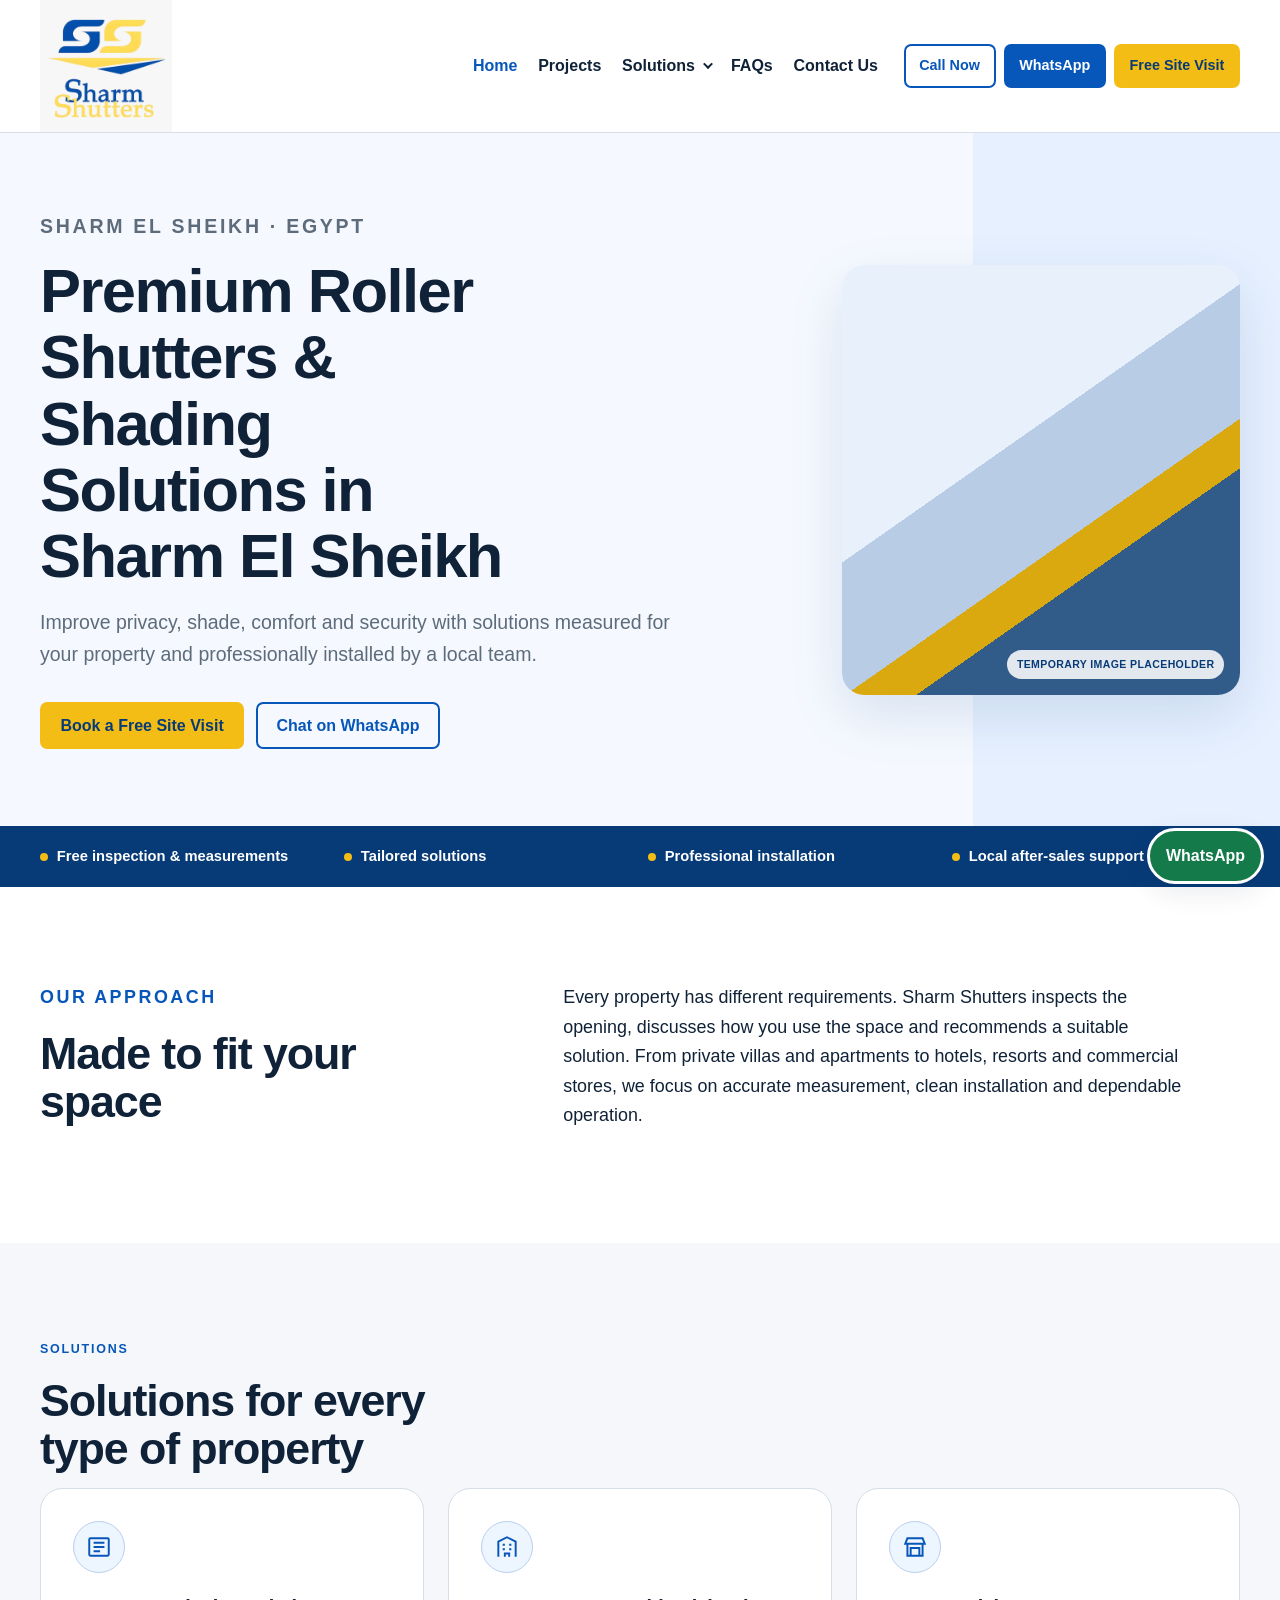
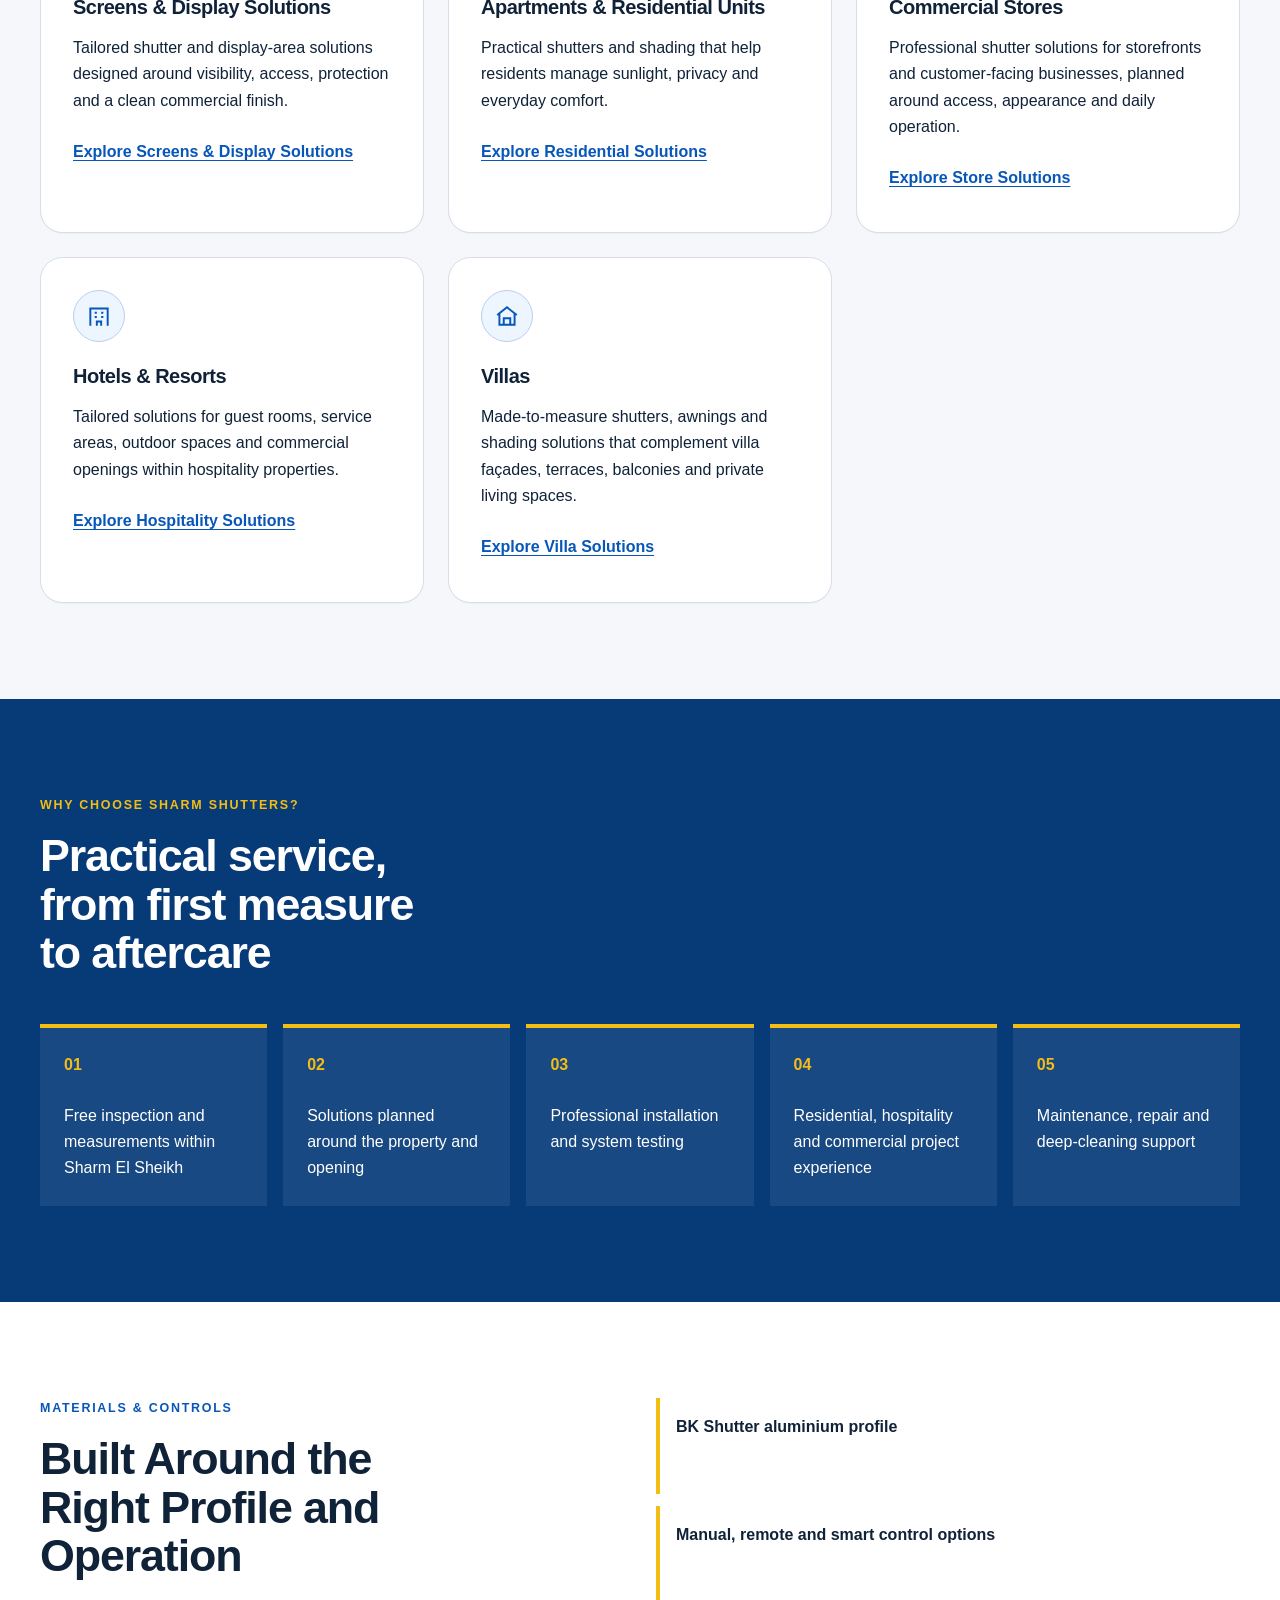
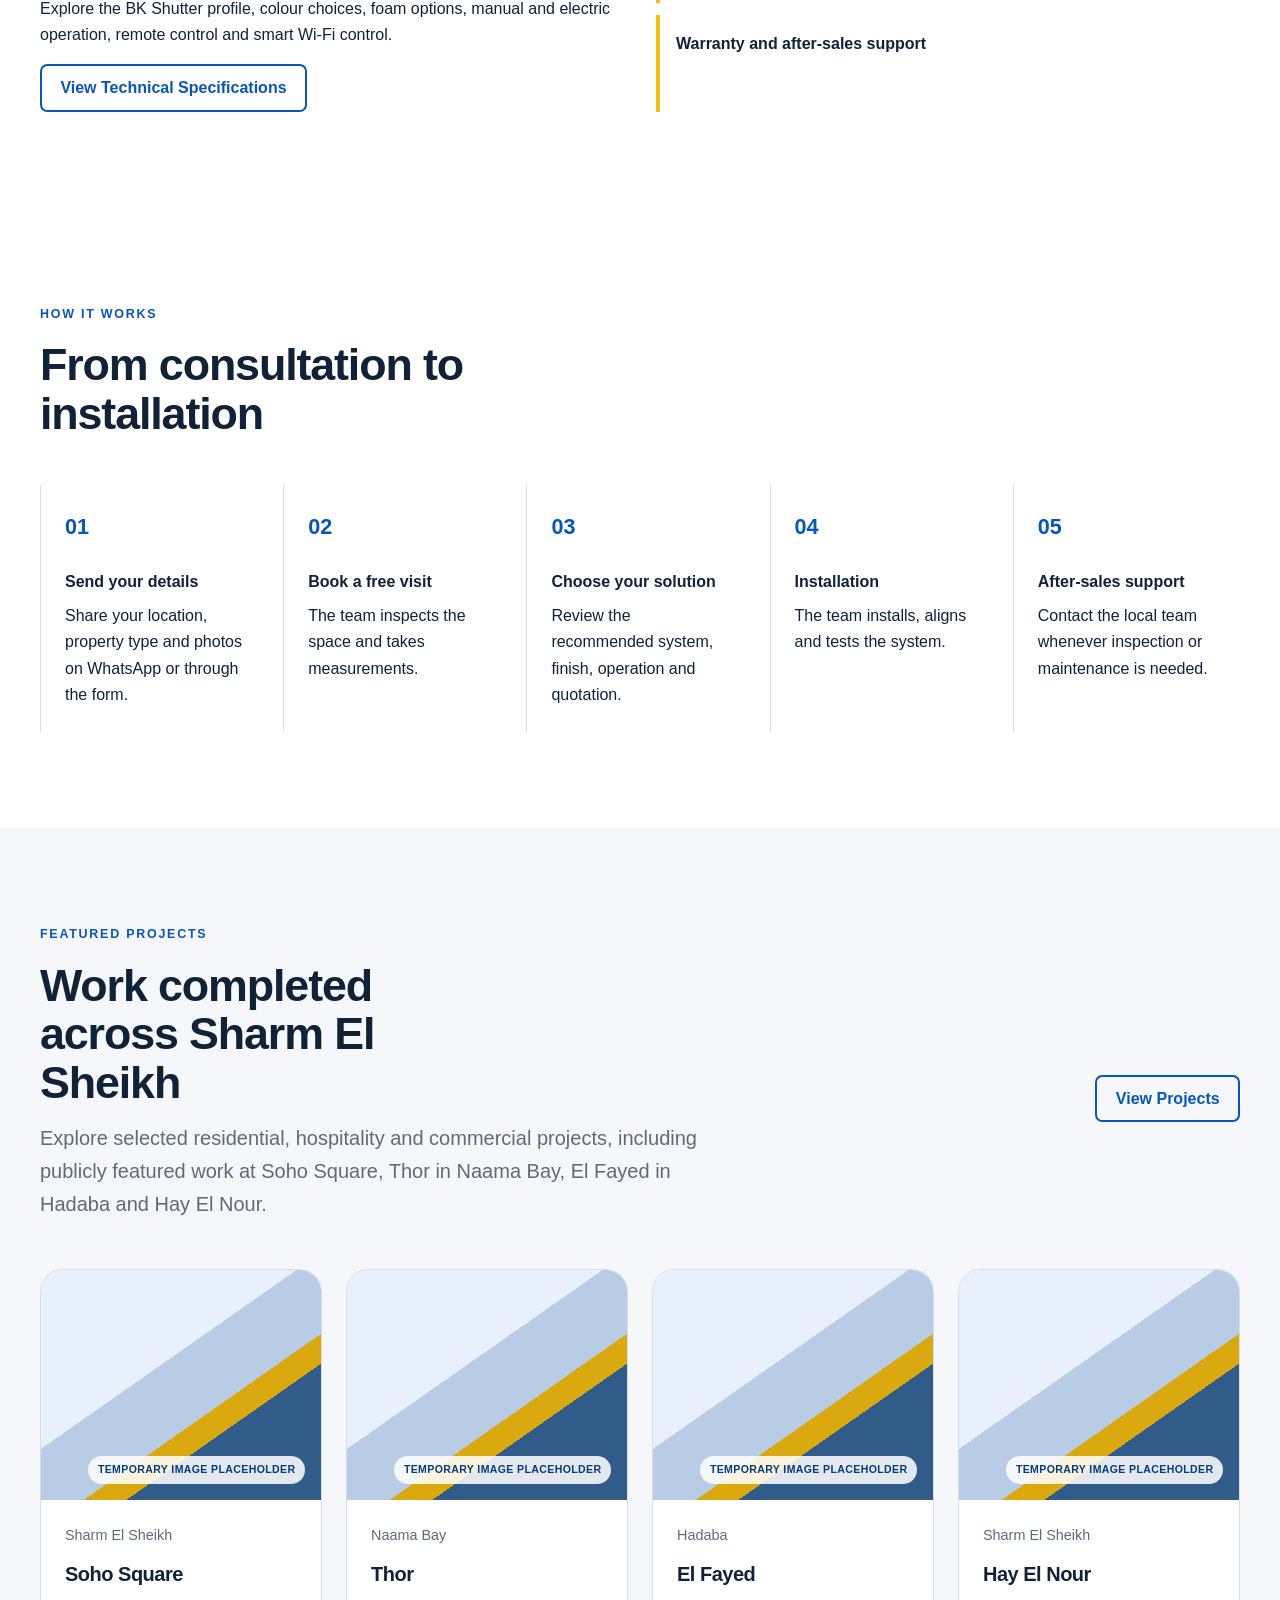
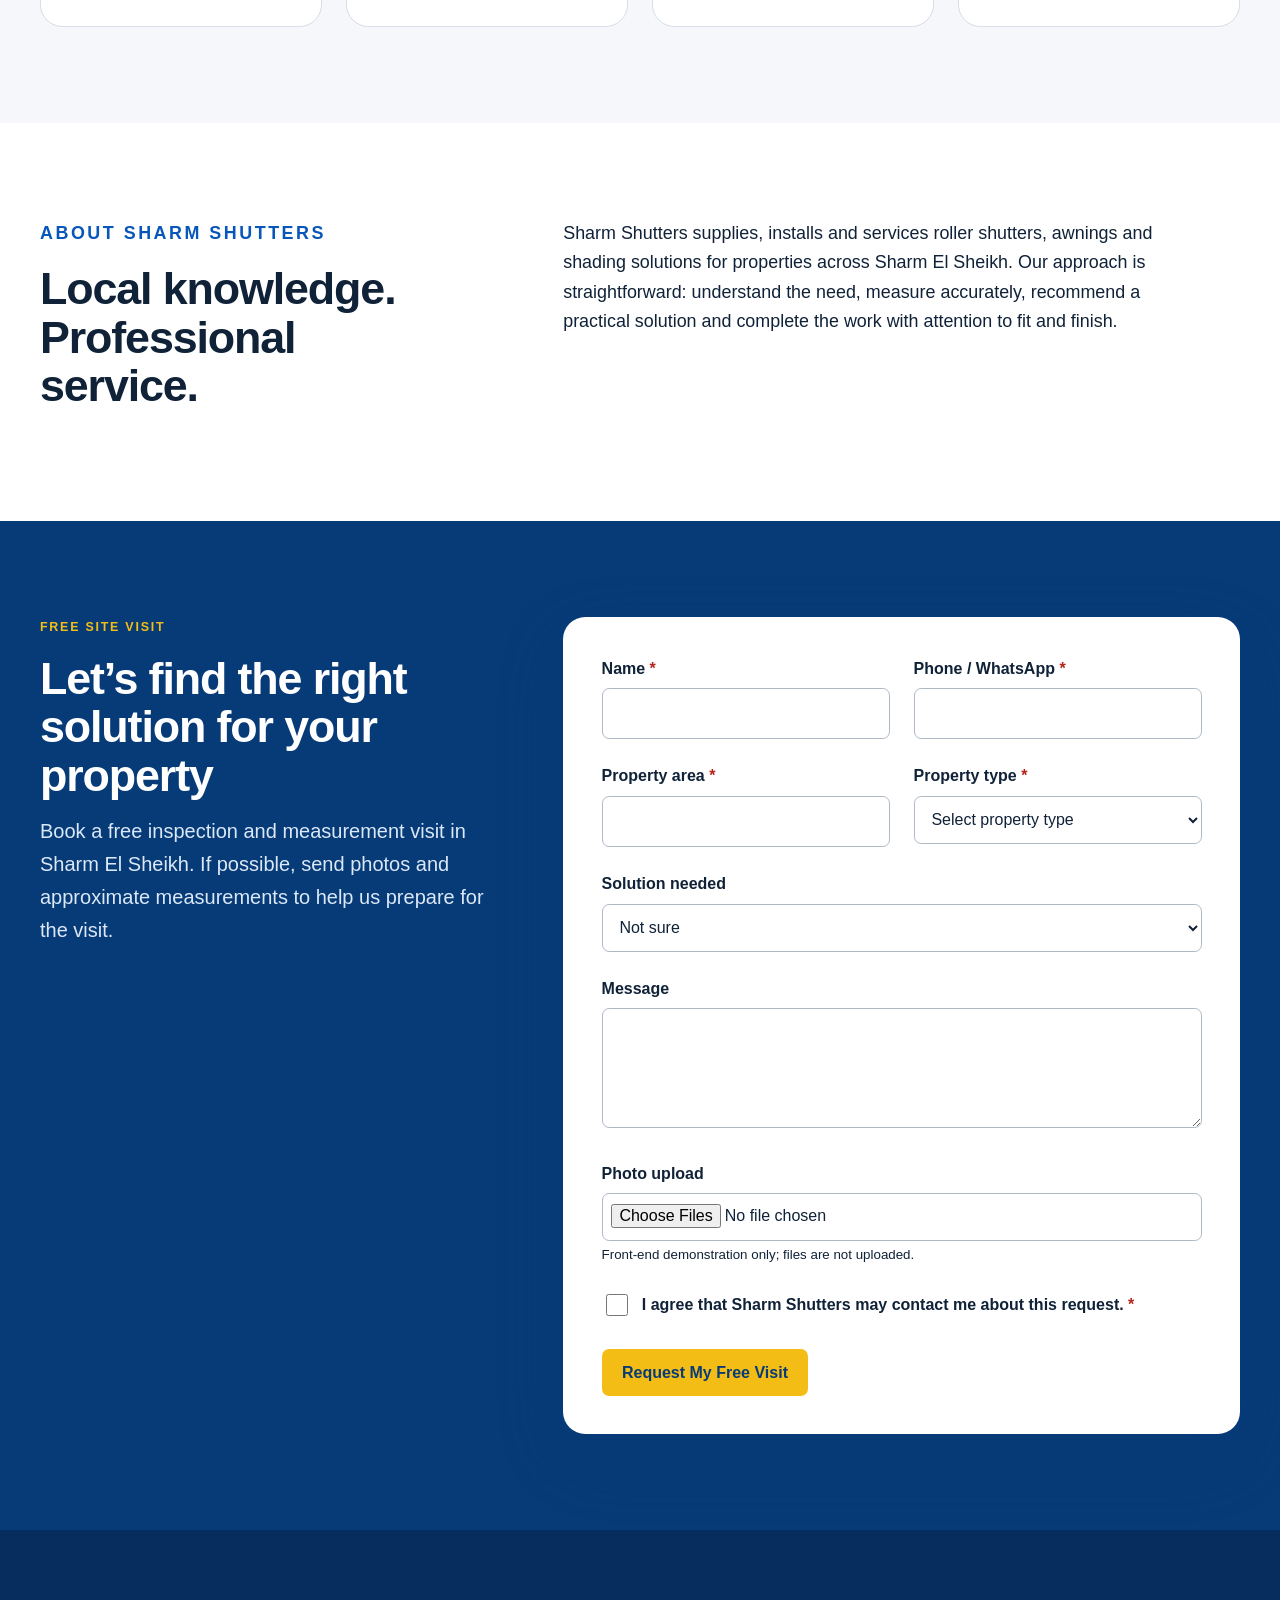
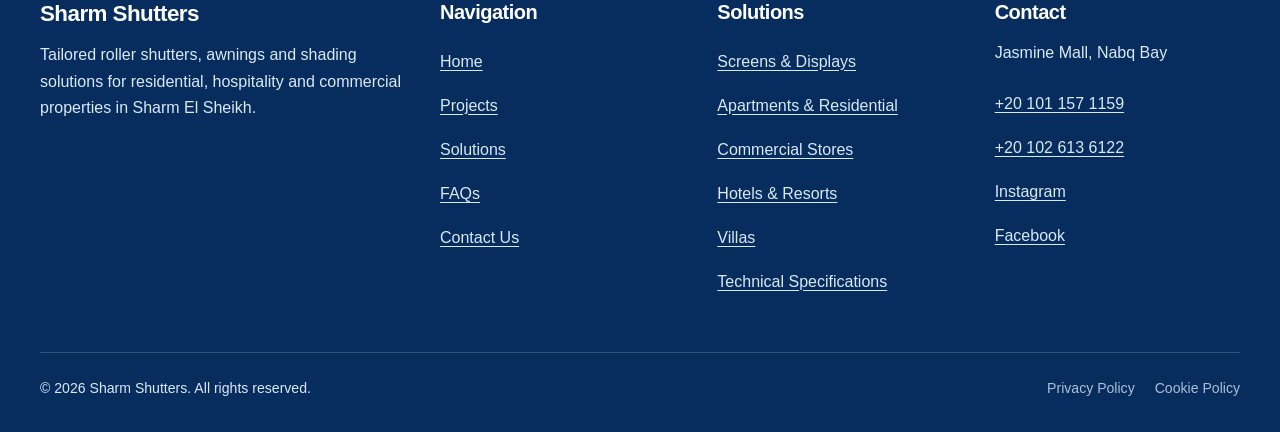
<file: index.html>
﻿<!doctype html>
<html lang="en">
<head>
  <meta charset="utf-8">
  <meta name="viewport" content="width=device-width, initial-scale=1">
  <title>Roller Shutters &amp; Shading in Sharm El Sheikh | Sharm Shutters</title>
  <meta name="description" content="Tailored roller shutters, awnings and shading solutions for homes and businesses in Sharm El Sheikh. Book a free inspection and measurement visit.">
  <link rel="stylesheet" href="assets/css/variables.css">
  <link rel="stylesheet" href="assets/css/base.css">
  <link rel="stylesheet" href="assets/css/components.css">
  <link rel="stylesheet" href="assets/css/pages.css">
  <link rel="stylesheet" href="assets/css/responsive.css">
  <script src="assets/js/main.js" defer></script>
</head>
<body>
  <a class="skip-link" href="#main-content">Skip to main content</a>
  <!-- Header -->
  <header class="site-header">
    <div class="container site-header__inner">
      <a class="site-header__logo" href="index.html" aria-label="Sharm Shutters home"><img src="assets/images/brand/sharm-shutters-logo.jpg" alt="Sharm Shutters"></a>
      <button class="menu-button" type="button" aria-expanded="false" aria-controls="primary-navigation" aria-label="Open main menu" data-menu-button><span class="menu-button__lines" aria-hidden="true"></span></button>
      <nav class="site-nav" id="primary-navigation" aria-label="Main navigation" data-navigation hidden>
        <ul class="site-nav__list">
          <li><a href="index.html" aria-current="page">Home</a></li>
          <li><a href="projects.html">Projects</a></li>
          <li class="site-nav__item--has-submenu">
            <button class="site-nav__toggle" type="button" aria-expanded="false" aria-controls="solutions-menu" data-submenu-button>Solutions</button>
            <ul class="site-nav__submenu" id="solutions-menu" data-submenu hidden>
              <li><a href="solutions.html">Solutions Overview</a></li><li><a href="screens-display.html">Screens &amp; Display Solutions</a></li><li><a href="apartments-residential.html">Apartments &amp; Residential Units</a></li><li><a href="commercial-stores.html">Commercial Stores</a></li><li><a href="hotels-resorts.html">Hotels &amp; Resorts</a></li><li><a href="villas.html">Villas</a></li>
            </ul>
          </li>
          <li><a href="faqs.html">FAQs</a></li><li><a href="contact.html">Contact Us</a></li>
        </ul>
      </nav>
      <div class="site-header__actions"><a class="button button--outline button--small" href="tel:+201011571159">Call Now</a><a class="button button--primary button--small" href="https://wa.me/201011571159?text=Hello%20Sharm%20Shutters%2C%20I%20would%20like%20to%20arrange%20a%20free%20site%20visit.">WhatsApp</a><a class="button button--accent button--small" href="#free-site-visit">Free Site Visit</a></div>
    </div>
  </header>
  <!-- Main -->
  <main id="main-content">
    <!-- Hero Section -->
    <section class="hero"><div class="container hero__grid"><div class="hero__copy"><p class="eyebrow">Sharm El Sheikh &middot; Egypt</p><h1>Premium Roller Shutters &amp; Shading Solutions in Sharm El Sheikh</h1><p>Improve privacy, shade, comfort and security with solutions measured for your property and professionally installed by a local team.</p><div class="button-row"><a class="button button--accent" href="#free-site-visit">Book a Free Site Visit</a><a class="button button--outline" href="https://wa.me/201011571159?text=Hello%20Sharm%20Shutters%2C%20I%20would%20like%20to%20arrange%20a%20free%20site%20visit.">Chat on WhatsApp</a></div></div><div class="placeholder hero__visual" role="img" aria-label="Temporary geometric placeholder for a premium architectural image"></div></div></section>
    <!-- Trust Line -->
    <aside class="trust-line" aria-label="Customer benefits"><div class="container"><ul class="trust-line__list"><li>Free inspection &amp; measurements</li><li>Tailored solutions</li><li>Professional installation</li><li>Local after-sales support</li></ul></div></aside>
    <!-- Introduction Section -->
    <section class="section"><div class="container intro-grid"><div><p class="eyebrow">Our approach</p><h2>Made to fit your space</h2></div><p>Every property has different requirements. Sharm Shutters inspects the opening, discusses how you use the space and recommends a suitable solution. From private villas and apartments to hotels, resorts and commercial stores, we focus on accurate measurement, clean installation and dependable operation.</p></div></section>
    <!-- Solutions Section -->
    <section class="section section--soft"><div class="container"><p class="eyebrow">Solutions</p><h2>Solutions for every type of property</h2><div class="solutions-grid">
      <article class="card"><div class="card__icon" aria-hidden="true"><svg viewBox="0 0 24 24" fill="none" stroke="currentColor" stroke-width="1.8"><rect x="3" y="4" width="18" height="16" rx="1"/><path d="M7 8h10M7 12h10M7 16h6"/></svg></div><h3>Screens &amp; Display Solutions</h3><p>Tailored shutter and display-area solutions designed around visibility, access, protection and a clean commercial finish.</p><a class="card__link" href="screens-display.html">Explore Screens &amp; Display Solutions</a></article>
      <article class="card"><div class="card__icon" aria-hidden="true"><svg viewBox="0 0 24 24" fill="none" stroke="currentColor" stroke-width="1.8"><path d="M4 21V7l8-4 8 4v14M8 10h2m4 0h2M8 14h2m4 0h2M10 21v-3h4v3"/></svg></div><h3>Apartments &amp; Residential Units</h3><p>Practical shutters and shading that help residents manage sunlight, privacy and everyday comfort.</p><a class="card__link" href="apartments-residential.html">Explore Residential Solutions</a></article>
      <article class="card"><div class="card__icon" aria-hidden="true"><svg viewBox="0 0 24 24" fill="none" stroke="currentColor" stroke-width="1.8"><path d="M3 9h18l-2-5H5L3 9Zm2 0v11h14V9M8 20v-7h8v7"/></svg></div><h3>Commercial Stores</h3><p>Professional shutter solutions for storefronts and customer-facing businesses, planned around access, appearance and daily operation.</p><a class="card__link" href="commercial-stores.html">Explore Store Solutions</a></article>
      <article class="card"><div class="card__icon" aria-hidden="true"><svg viewBox="0 0 24 24" fill="none" stroke="currentColor" stroke-width="1.8"><path d="M4 21V5h16v16M8 9h2m4 0h2M8 13h2m4 0h2M10 21v-4h4v4"/></svg></div><h3>Hotels &amp; Resorts</h3><p>Tailored solutions for guest rooms, service areas, outdoor spaces and commercial openings within hospitality properties.</p><a class="card__link" href="hotels-resorts.html">Explore Hospitality Solutions</a></article>
      <article class="card"><div class="card__icon" aria-hidden="true"><svg viewBox="0 0 24 24" fill="none" stroke="currentColor" stroke-width="1.8"><path d="m3 11 9-7 9 7M5 10v10h14V10M9 20v-6h6v6"/></svg></div><h3>Villas</h3><p>Made-to-measure shutters, awnings and shading solutions that complement villa fa&ccedil;ades, terraces, balconies and private living spaces.</p><a class="card__link" href="villas.html">Explore Villa Solutions</a></article>
    </div></div></section>
    <!-- Why Choose Section -->
    <section class="section section--dark"><div class="container"><p class="eyebrow">Why choose Sharm Shutters?</p><h2>Practical service, from first measure to aftercare</h2><div class="benefits-grid"><div class="benefit"><span class="benefit__number">01</span>Free inspection and measurements within Sharm El Sheikh</div><div class="benefit"><span class="benefit__number">02</span>Solutions planned around the property and opening</div><div class="benefit"><span class="benefit__number">03</span>Professional installation and system testing</div><div class="benefit"><span class="benefit__number">04</span>Residential, hospitality and commercial project experience</div><div class="benefit"><span class="benefit__number">05</span>Maintenance, repair and deep-cleaning support</div></div></div></section>
    <!-- Materials and Controls Section -->
    <section class="section"><div class="container content-grid"><div><p class="eyebrow">Materials &amp; Controls</p><h2>Built Around the Right Profile and Operation</h2><p>Explore the BK Shutter profile, colour choices, foam options, manual and electric operation, remote control and smart Wi-Fi control.</p><a class="button button--outline" href="technical-specifications.html">View Technical Specifications</a></div><ul class="technical-list"><li>BK Shutter aluminium profile</li><li>Manual, remote and smart control options</li><li>Warranty and after-sales support</li></ul></div></section>
    <!-- Process Section -->
    <section class="section"><div class="container"><p class="eyebrow">How it works</p><h2>From consultation to installation</h2><ol class="steps"><li class="step"><strong>Send your details</strong>Share your location, property type and photos on WhatsApp or through the form.</li><li class="step"><strong>Book a free visit</strong>The team inspects the space and takes measurements.</li><li class="step"><strong>Choose your solution</strong>Review the recommended system, finish, operation and quotation.</li><li class="step"><strong>Installation</strong>The team installs, aligns and tests the system.</li><li class="step"><strong>After-sales support</strong>Contact the local team whenever inspection or maintenance is needed.</li></ol></div></section>
    <!-- Featured Projects Section -->
    <section class="section section--soft"><div class="container"><div class="section-heading"><div><p class="eyebrow">Featured projects</p><h2>Work completed across Sharm El Sheikh</h2></div><a class="button button--outline" href="projects.html">View Projects</a></div><p class="lead">Explore selected residential, hospitality and commercial projects, including publicly featured work at Soho Square, Thor in Naama Bay, El Fayed in Hadaba and Hay El Nour.</p><div class="projects-grid"><article class="project-card"><div class="placeholder" role="img" aria-label="Temporary project image placeholder"></div><div class="project-card__body"><p class="project-card__meta">Sharm El Sheikh</p><h3>Soho Square</h3></div></article><article class="project-card"><div class="placeholder" role="img" aria-label="Temporary project image placeholder"></div><div class="project-card__body"><p class="project-card__meta">Naama Bay</p><h3>Thor</h3></div></article><article class="project-card"><div class="placeholder" role="img" aria-label="Temporary project image placeholder"></div><div class="project-card__body"><p class="project-card__meta">Hadaba</p><h3>El Fayed</h3></div></article><article class="project-card"><div class="placeholder" role="img" aria-label="Temporary project image placeholder"></div><div class="project-card__body"><p class="project-card__meta">Sharm El Sheikh</p><h3>Hay El Nour</h3></div></article></div></div></section>
    <!-- About Section -->
    <section class="section"><div class="container about-grid"><div><p class="eyebrow">About Sharm Shutters</p><h2>Local knowledge. Professional service.</h2></div><p>Sharm Shutters supplies, installs and services roller shutters, awnings and shading solutions for properties across Sharm El Sheikh. Our approach is straightforward: understand the need, measure accurately, recommend a practical solution and complete the work with attention to fit and finish.</p></div></section>
    <!-- Free Site Visit Section -->
    <section class="section section--dark" id="free-site-visit"><div class="container quote-grid"><div><p class="eyebrow">Free site visit</p><h2>Let&rsquo;s find the right solution for your property</h2><p class="lead">Book a free inspection and measurement visit in Sharm El Sheikh. If possible, send photos and approximate measurements to help us prepare for the visit.</p></div><form class="form" data-demo-form><div class="form__grid">
      <div><label for="name">Name <span class="form__required" aria-hidden="true">*</span></label><input id="name" name="name" autocomplete="name" required></div><div><label for="phone">Phone / WhatsApp <span class="form__required" aria-hidden="true">*</span></label><input id="phone" name="phone" type="tel" autocomplete="tel" required></div><div><label for="area">Property area <span class="form__required" aria-hidden="true">*</span></label><input id="area" name="area" required></div><div><label for="property-type">Property type <span class="form__required" aria-hidden="true">*</span></label><select id="property-type" name="property-type" required><option value="">Select property type</option><option>Apartment / Residential Unit</option><option>Commercial Store</option><option>Hotel / Resort</option><option>Villa</option><option>Other</option></select></div><div class="form__field--full"><label for="solution">Solution needed</label><select id="solution" name="solution"><option>Not sure</option><option>Screens &amp; Display Solutions</option><option>Apartments &amp; Residential Units</option><option>Commercial Stores</option><option>Hotels &amp; Resorts</option><option>Villas</option><option>Repair / Maintenance / Deep Cleaning</option></select></div><div class="form__field--full"><label for="message">Message</label><textarea id="message" name="message"></textarea></div><div class="form__field--full"><label for="photos">Photo upload</label><input id="photos" name="photos" type="file" accept="image/*" multiple><small>Front-end demonstration only; files are not uploaded.</small></div><div class="form__field--full form__check"><input id="consent" name="consent" type="checkbox" required><label for="consent">I agree that Sharm Shutters may contact me about this request. <span class="form__required" aria-hidden="true">*</span></label></div><div class="form__field--full"><button class="button button--accent" type="submit">Request My Free Visit</button><p class="form__status" tabindex="-1" role="status" data-form-status hidden></p></div>
    </div></form></div></section>
  </main>
  <!-- Footer -->
  <footer class="site-footer"><div class="container"><div class="site-footer__grid"><div><h2>Sharm Shutters</h2><p>Tailored roller shutters, awnings and shading solutions for residential, hospitality and commercial properties in Sharm El Sheikh.</p></div><div><h3>Navigation</h3><ul><li><a href="index.html">Home</a></li><li><a href="projects.html">Projects</a></li><li><a href="solutions.html">Solutions</a></li><li><a href="faqs.html">FAQs</a></li><li><a href="contact.html">Contact Us</a></li></ul></div><div><h3>Solutions</h3><ul><li><a href="screens-display.html">Screens &amp; Displays</a></li><li><a href="apartments-residential.html">Apartments &amp; Residential</a></li><li><a href="commercial-stores.html">Commercial Stores</a></li><li><a href="hotels-resorts.html">Hotels &amp; Resorts</a></li><li><a href="villas.html">Villas</a></li><li><a href="technical-specifications.html">Technical Specifications</a></li></ul></div><div><h3>Contact</h3><p>Jasmine Mall, Nabq Bay</p><a href="tel:+201011571159">+20 101 157 1159</a><br><a href="tel:+201026136122">+20 102 613 6122</a><br><a href="https://www.instagram.com/sharm_shutters/">Instagram</a><br><a href="https://www.facebook.com/SharmShutters/">Facebook</a></div></div><div class="site-footer__legal"><span>&copy; 2026 Sharm Shutters. All rights reserved.</span><!-- Connect approved Privacy Policy and Cookie Policy pages before publishing. --><div class="site-footer__legal-items"><span>Privacy Policy</span><span>Cookie Policy</span></div></div></div></footer>
  <a class="whatsapp-float" href="https://wa.me/201011571159?text=Hello%20Sharm%20Shutters%2C%20I%20would%20like%20to%20arrange%20a%20free%20site%20visit." aria-label="Chat with Sharm Shutters on WhatsApp"><span>WhatsApp</span></a>
</body>
</html>
</file>
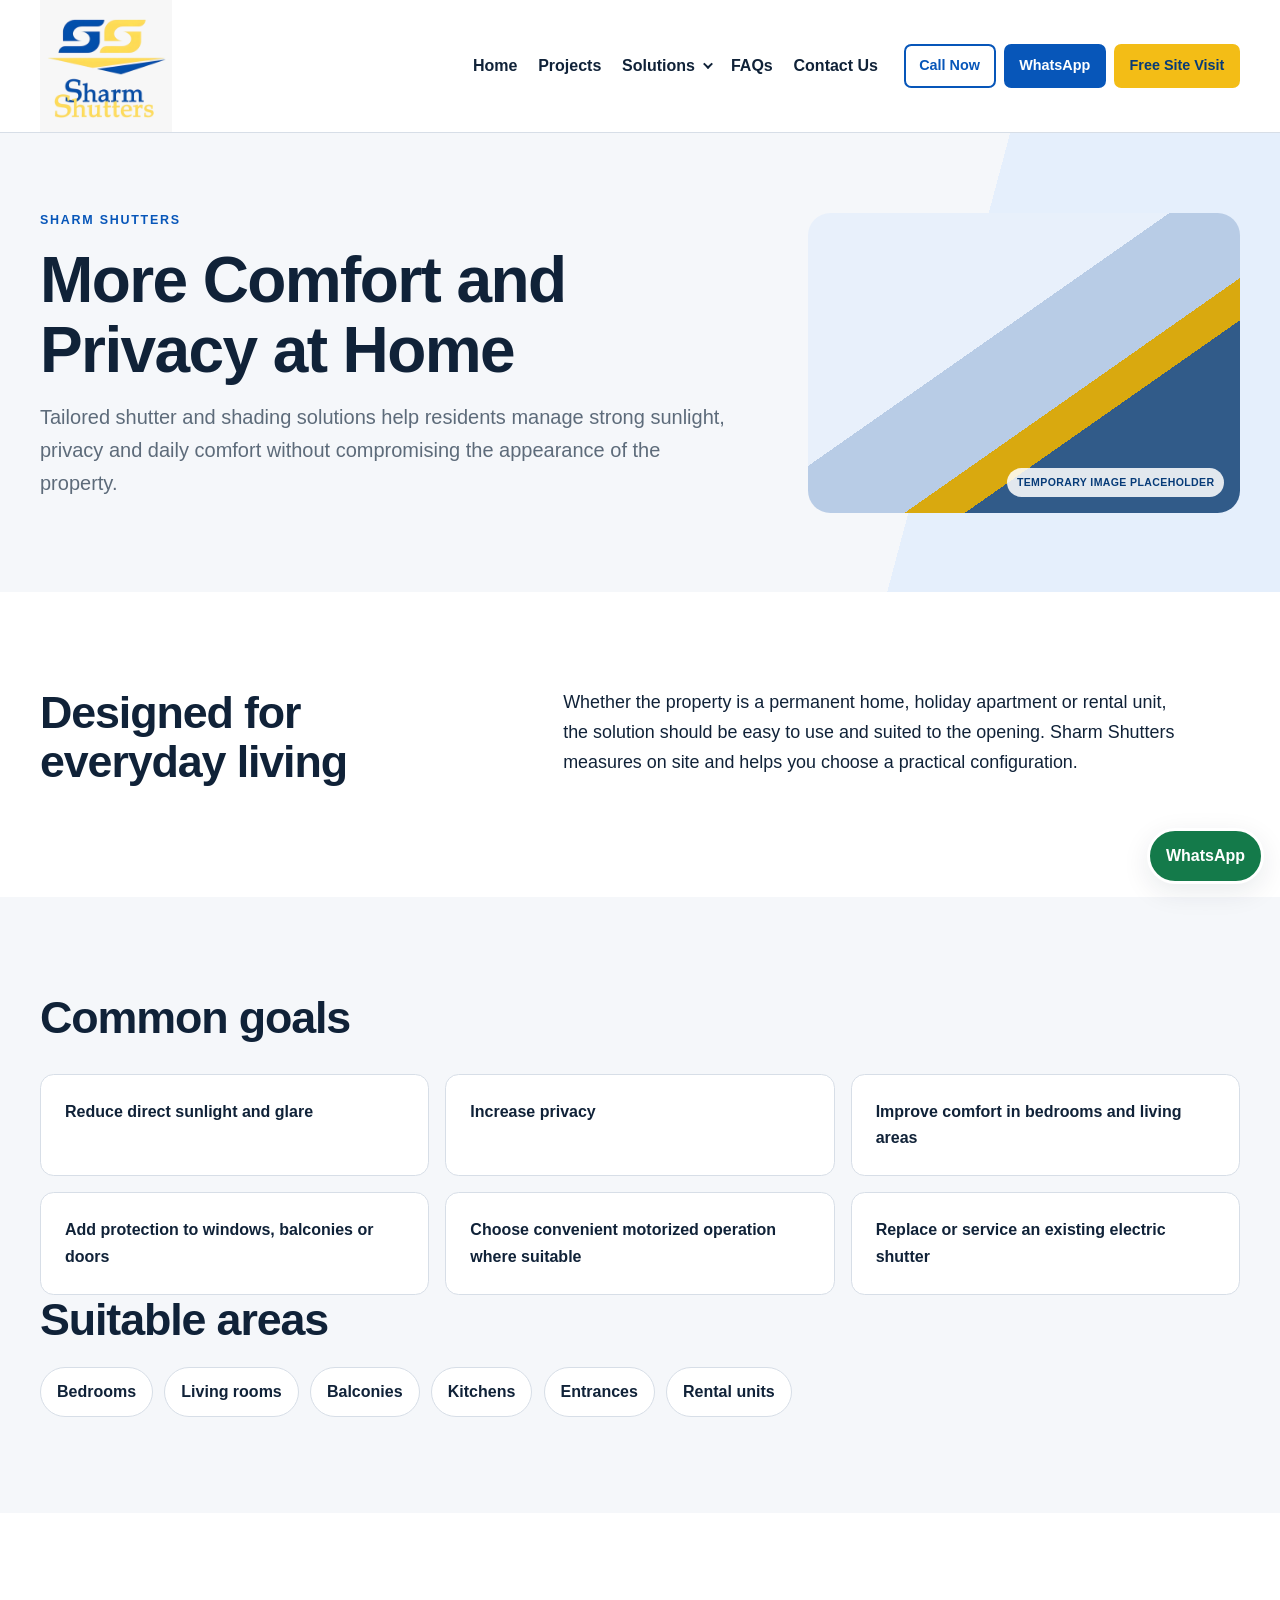
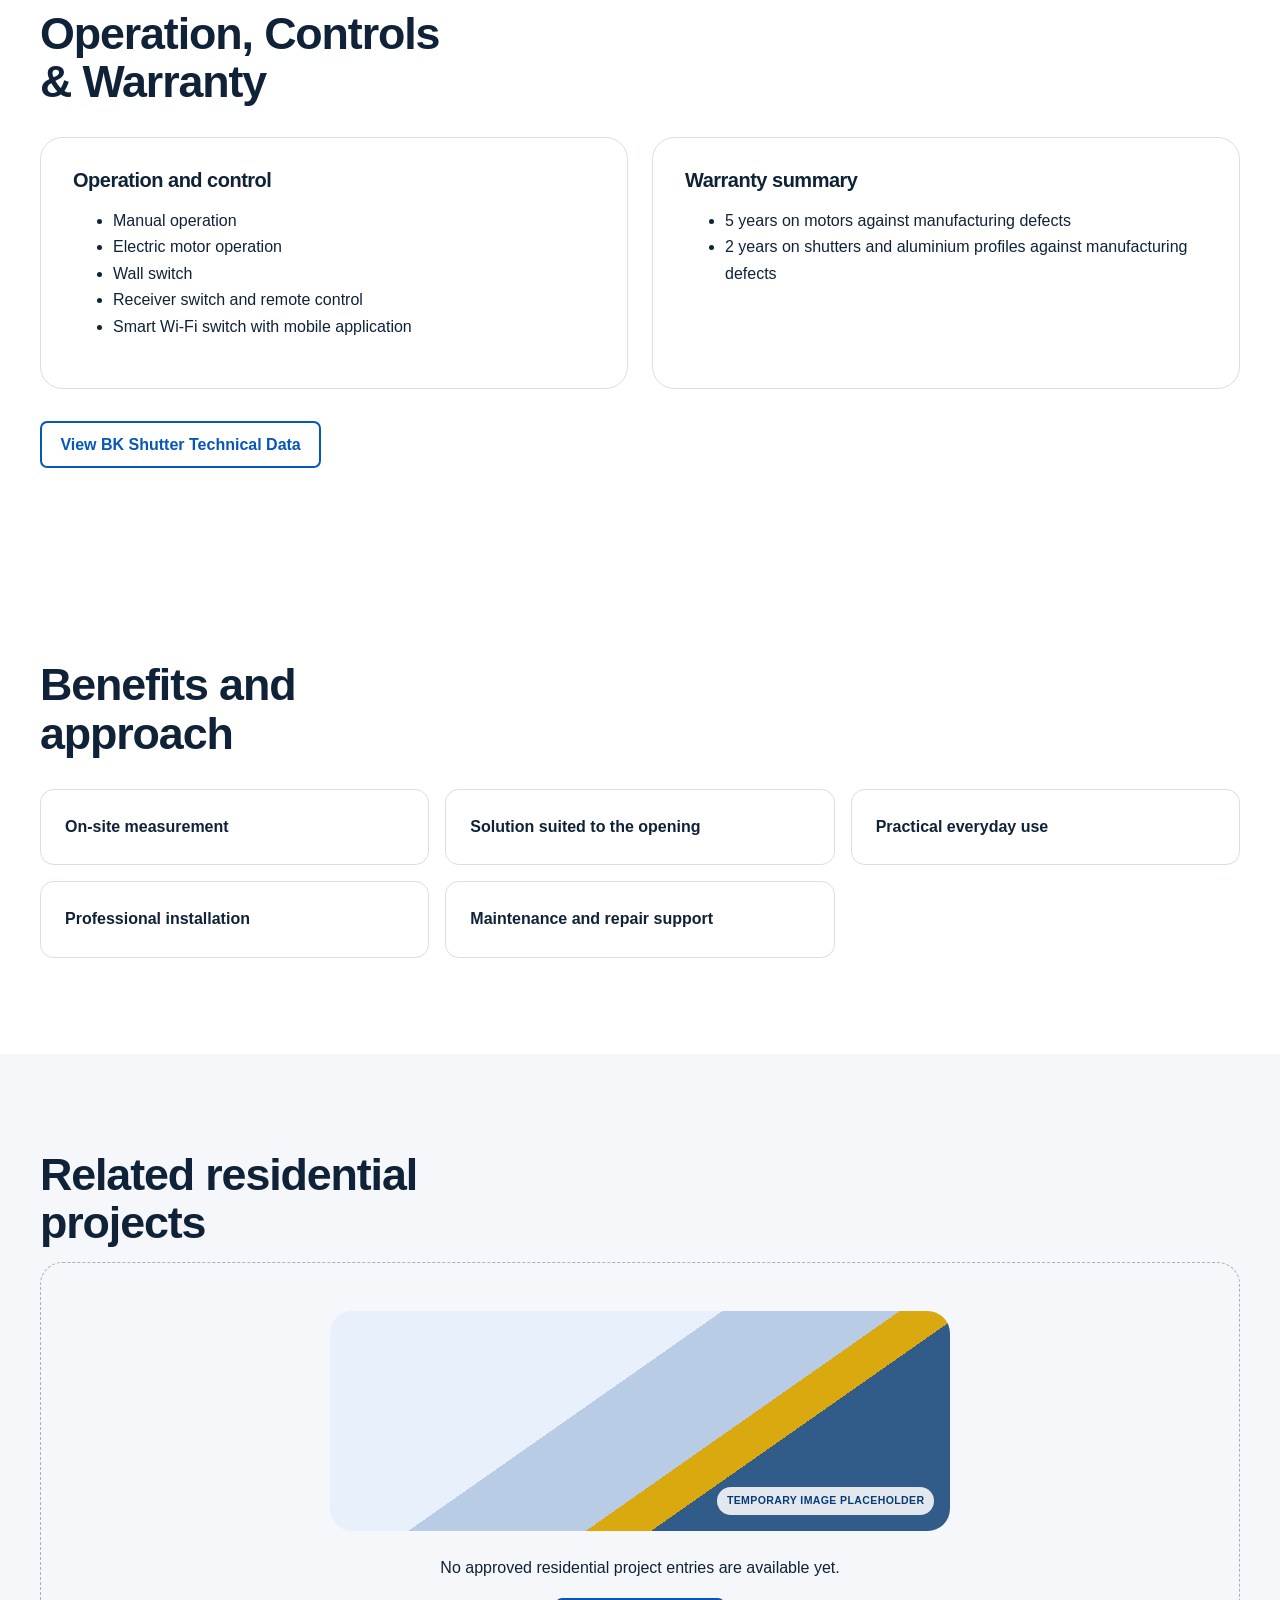
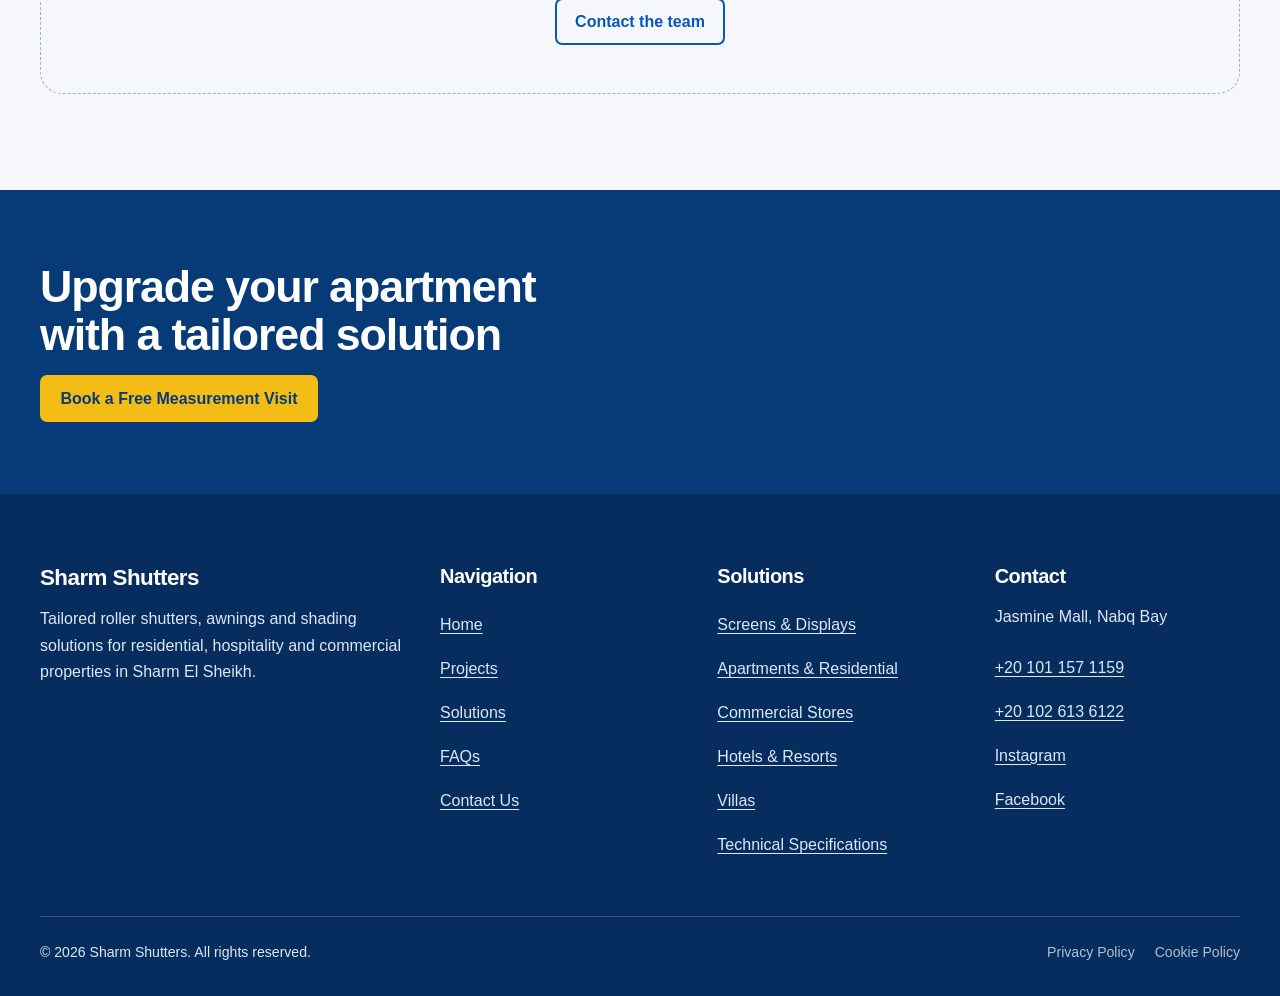
<file: apartments-residential.html>
﻿<!doctype html><html lang="en"><head><meta charset="utf-8"><meta name="viewport" content="width=device-width,initial-scale=1"><title>Apartment Shutters in Sharm El Sheikh | Sharm Shutters</title><meta name="description" content="Made-to-measure roller shutters and shading solutions for apartments and residential units in Sharm El Sheikh."><link rel="stylesheet" href="assets/css/variables.css"><link rel="stylesheet" href="assets/css/base.css"><link rel="stylesheet" href="assets/css/components.css"><link rel="stylesheet" href="assets/css/pages.css"><link rel="stylesheet" href="assets/css/responsive.css"><script src="assets/js/main.js" defer></script></head><body><a class="skip-link" href="#main-content">Skip to main content</a><!-- Header --><header class="site-header"><div class="container site-header__inner"><a class="site-header__logo" href="index.html" aria-label="Sharm Shutters home"><img src="assets/images/brand/sharm-shutters-logo.jpg" alt="Sharm Shutters"></a><button class="menu-button" type="button" aria-expanded="false" aria-controls="primary-navigation" aria-label="Open main menu" data-menu-button><span class="menu-button__lines" aria-hidden="true"></span></button><nav class="site-nav" id="primary-navigation" aria-label="Main navigation" data-navigation hidden><ul class="site-nav__list"><li><a href="index.html">Home</a></li><li><a href="projects.html">Projects</a></li><li class="site-nav__item--has-submenu"><button class="site-nav__toggle" type="button" aria-expanded="false" aria-controls="solutions-menu" data-submenu-button>Solutions</button><ul class="site-nav__submenu" id="solutions-menu" data-submenu hidden><li><a href="solutions.html">Solutions Overview</a></li><li><a href="screens-display.html">Screens &amp; Display Solutions</a></li><li><a href="apartments-residential.html" aria-current="page">Apartments &amp; Residential Units</a></li><li><a href="commercial-stores.html">Commercial Stores</a></li><li><a href="hotels-resorts.html">Hotels &amp; Resorts</a></li><li><a href="villas.html">Villas</a></li></ul></li><li><a href="faqs.html">FAQs</a></li><li><a href="contact.html">Contact Us</a></li></ul></nav><div class="site-header__actions"><a class="button button--outline button--small" href="tel:+201011571159">Call Now</a><a class="button button--primary button--small" href="https://wa.me/201011571159?text=Hello%20Sharm%20Shutters%2C%20I%20would%20like%20to%20arrange%20a%20free%20site%20visit.">WhatsApp</a><a class="button button--accent button--small" href="contact.html#free-site-visit">Free Site Visit</a></div></div></header><!-- Main --><main id="main-content"><!-- Page Hero --><section class="page-hero"><div class="container page-hero__grid"><div><p class="eyebrow">Sharm Shutters</p><h1>More Comfort and Privacy at Home</h1><p class="lead">Tailored shutter and shading solutions help residents manage strong sunlight, privacy and daily comfort without compromising the appearance of the property.</p></div><div class="placeholder page-hero__visual" role="img" aria-label="Temporary geometric architectural image placeholder"></div></div></section><!-- Introduction --><section class="section"><div class="container intro-grid"><h2>Designed for everyday living</h2><p>Whether the property is a permanent home, holiday apartment or rental unit, the solution should be easy to use and suited to the opening. Sharm Shutters measures on site and helps you choose a practical configuration.</p></div></section><!-- Common Goals --><section class="section section--soft"><div class="container"><h2>Common goals</h2><ul class="list-grid"><li>Reduce direct sunlight and glare</li><li>Increase privacy</li><li>Improve comfort in bedrooms and living areas</li><li>Add protection to windows, balconies or doors</li><li>Choose convenient motorized operation where suitable</li><li>Replace or service an existing electric shutter</li></ul><h2>Suitable areas</h2><ul class="tag-list"><li>Bedrooms</li><li>Living rooms</li><li>Balconies</li><li>Kitchens</li><li>Entrances</li><li>Rental units</li></ul></div></section><!-- Operation and Warranty --><section class="section"><div class="container"><h2>Operation, Controls &amp; Warranty</h2><div class="technical-card-grid technical-card-grid--two"><article class="technical-card"><h3>Operation and control</h3><ul><li>Manual operation</li><li>Electric motor operation</li><li>Wall switch</li><li>Receiver switch and remote control</li><li>Smart Wi-Fi switch with mobile application</li></ul></article><article class="technical-card"><h3>Warranty summary</h3><ul><li>5 years on motors against manufacturing defects</li><li>2 years on shutters and aluminium profiles against manufacturing defects</li></ul></article></div><div class="button-row"><a class="button button--outline" href="technical-specifications.html">View BK Shutter Technical Data</a></div></div></section><!-- Benefits --><section class="section"><div class="container"><h2>Benefits and approach</h2><ul class="list-grid"><li>On-site measurement</li><li>Solution suited to the opening</li><li>Practical everyday use</li><li>Professional installation</li><li>Maintenance and repair support</li></ul></div></section><!-- Related Projects --><section class="section section--soft"><div class="container"><h2>Related residential projects</h2><div class="empty-state"><div class="placeholder" role="img" aria-label="Temporary category image placeholder"></div><p>No approved residential project entries are available yet.</p><a class="button button--outline" href="contact.html#free-site-visit">Contact the team</a></div></div></section><!-- CTA --><section class="cta-band"><div class="container"><h2>Upgrade your apartment with a tailored solution</h2><a class="button button--accent" href="contact.html#free-site-visit">Book a Free Measurement Visit</a></div></section></main><!-- Footer --><footer class="site-footer"><div class="container"><div class="site-footer__grid"><div><h2>Sharm Shutters</h2><p>Tailored roller shutters, awnings and shading solutions for residential, hospitality and commercial properties in Sharm El Sheikh.</p></div><div><h3>Navigation</h3><ul><li><a href="index.html">Home</a></li><li><a href="projects.html">Projects</a></li><li><a href="solutions.html">Solutions</a></li><li><a href="faqs.html">FAQs</a></li><li><a href="contact.html">Contact Us</a></li></ul></div><div><h3>Solutions</h3><ul><li><a href="screens-display.html">Screens &amp; Displays</a></li><li><a href="apartments-residential.html">Apartments &amp; Residential</a></li><li><a href="commercial-stores.html">Commercial Stores</a></li><li><a href="hotels-resorts.html">Hotels &amp; Resorts</a></li><li><a href="villas.html">Villas</a></li><li><a href="technical-specifications.html">Technical Specifications</a></li></ul></div><div><h3>Contact</h3><p>Jasmine Mall, Nabq Bay</p><a href="tel:+201011571159">+20 101 157 1159</a><br><a href="tel:+201026136122">+20 102 613 6122</a><br><a href="https://www.instagram.com/sharm_shutters/">Instagram</a><br><a href="https://www.facebook.com/SharmShutters/">Facebook</a></div></div><div class="site-footer__legal"><span>&copy; 2026 Sharm Shutters. All rights reserved.</span><!-- Connect approved Privacy Policy and Cookie Policy pages before publishing. --><div class="site-footer__legal-items"><span>Privacy Policy</span><span>Cookie Policy</span></div></div></div></footer><a class="whatsapp-float" href="https://wa.me/201011571159?text=Hello%20Sharm%20Shutters%2C%20I%20would%20like%20to%20arrange%20a%20free%20site%20visit." aria-label="Chat with Sharm Shutters on WhatsApp"><span>WhatsApp</span></a></body></html>
</file>
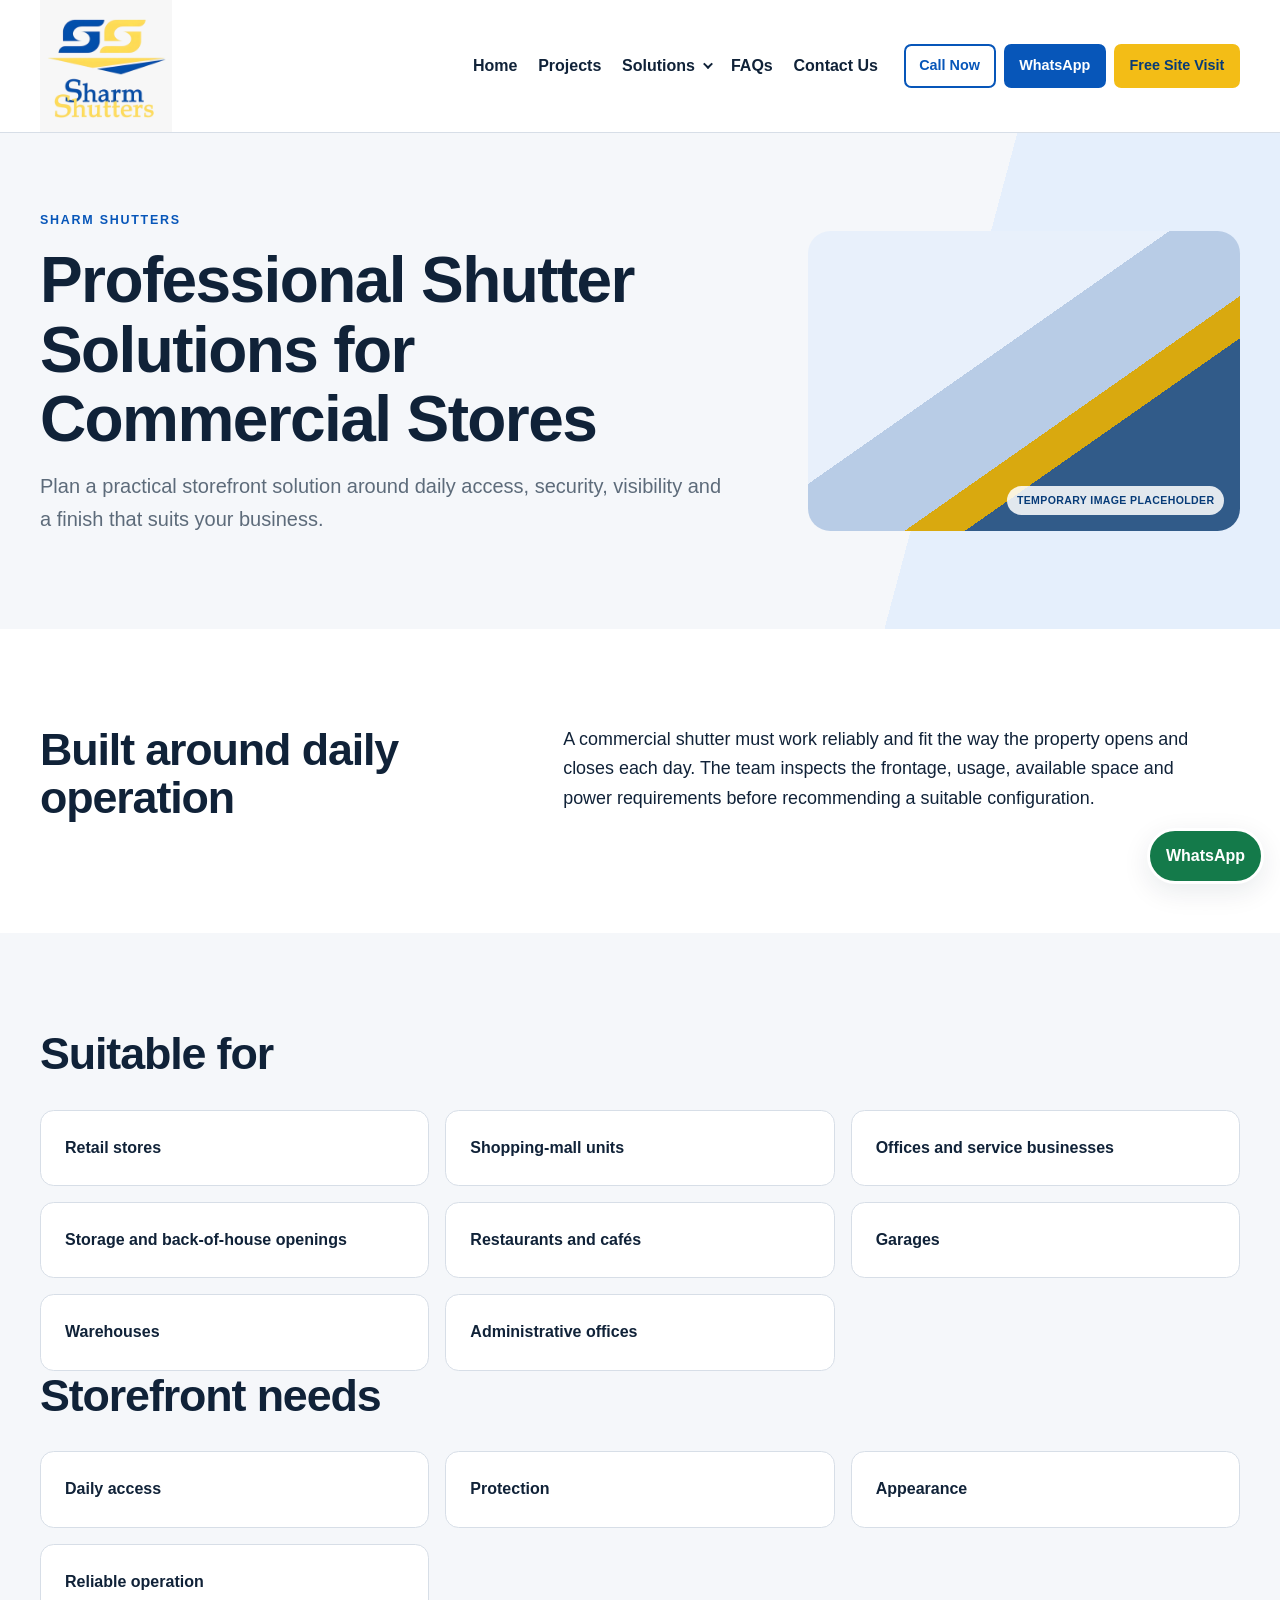
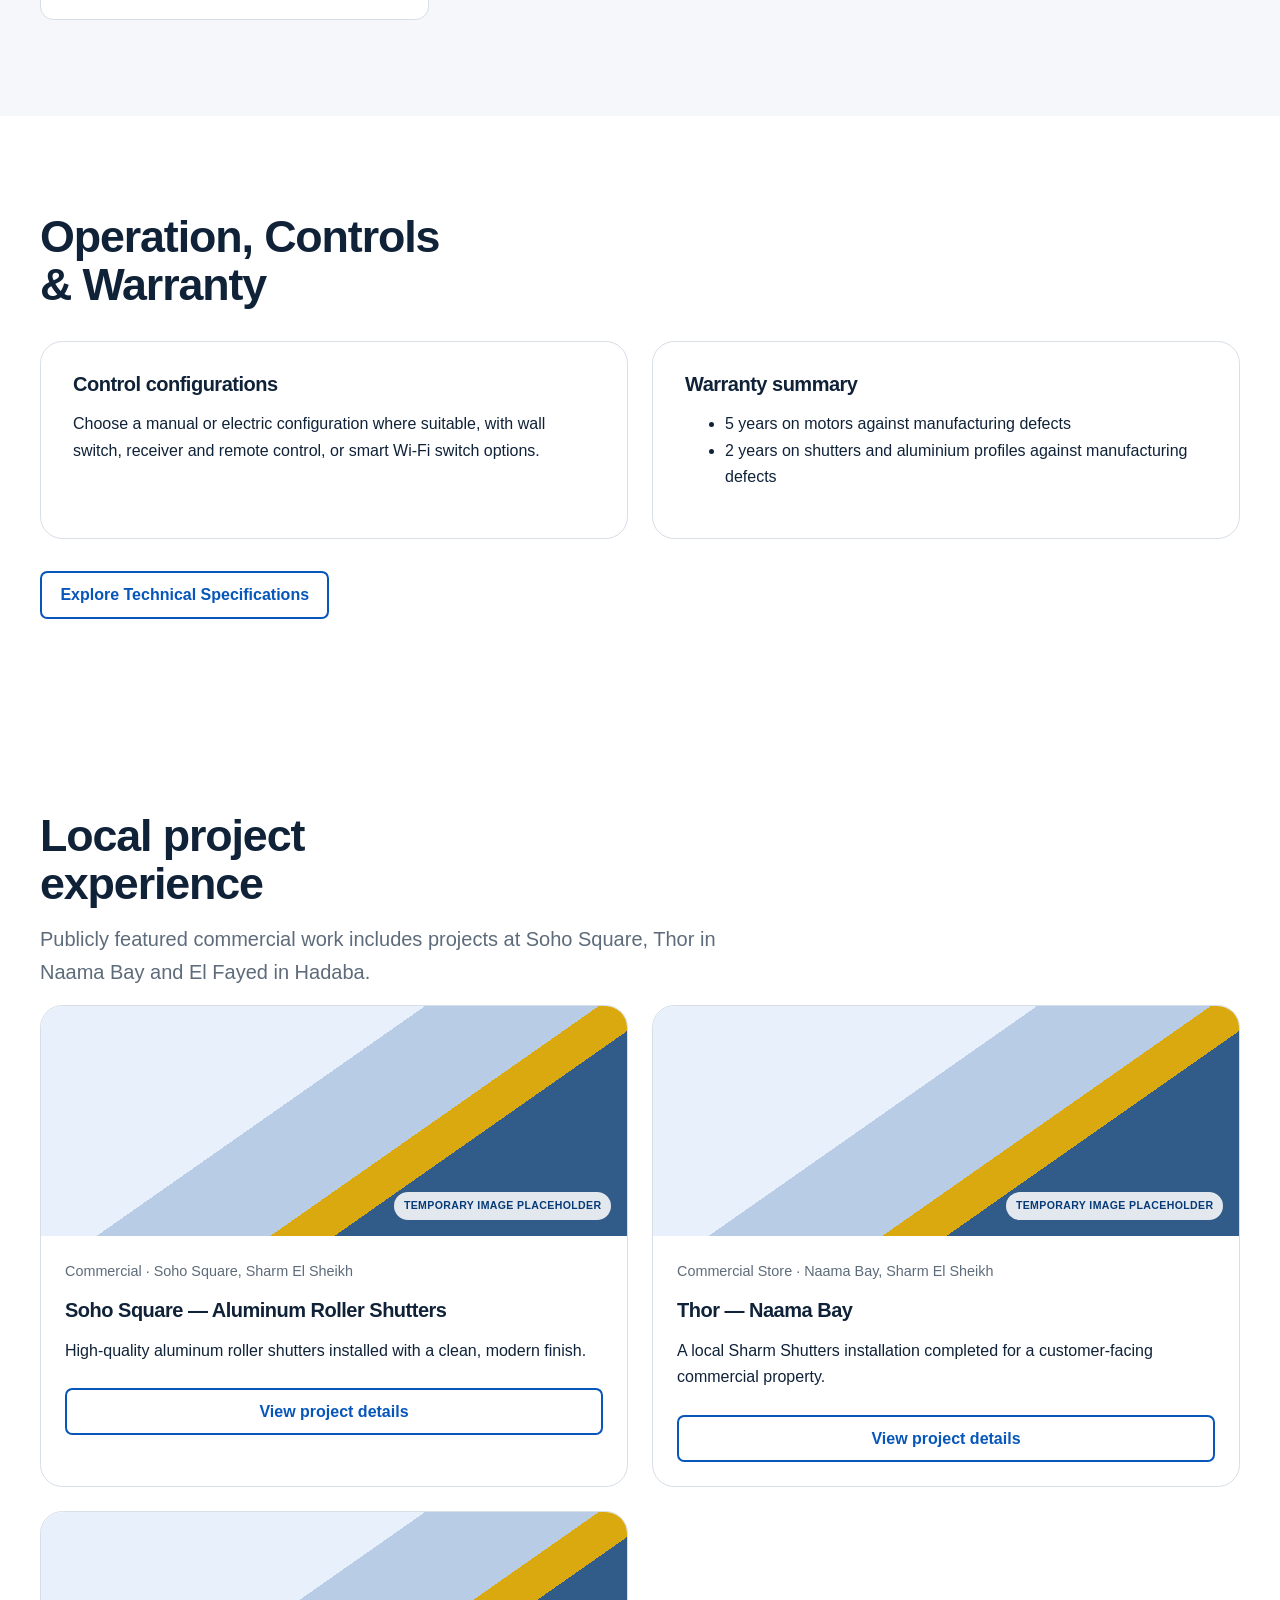
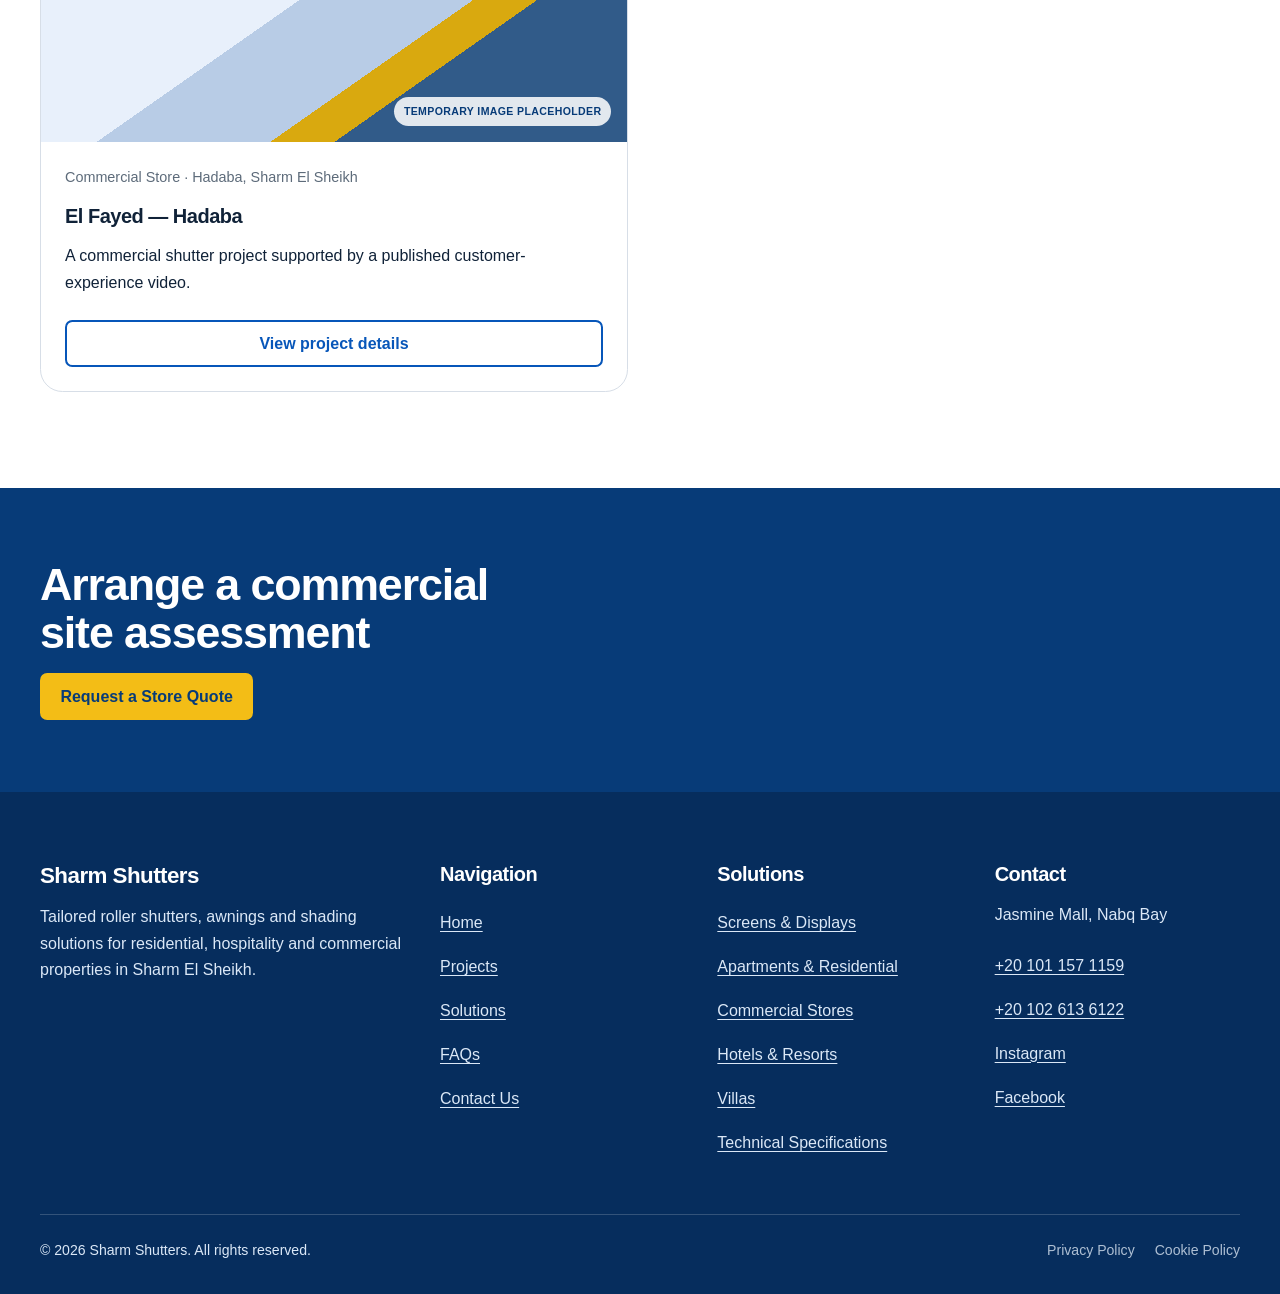
<file: commercial-stores.html>
﻿<!doctype html><html lang="en"><head><meta charset="utf-8"><meta name="viewport" content="width=device-width,initial-scale=1"><title>Commercial Store Shutters in Sharm El Sheikh</title><meta name="description" content="Professional roller-shutter solutions for shops and commercial stores in Sharm El Sheikh. Free site inspection and quotation."><link rel="stylesheet" href="assets/css/variables.css"><link rel="stylesheet" href="assets/css/base.css"><link rel="stylesheet" href="assets/css/components.css"><link rel="stylesheet" href="assets/css/pages.css"><link rel="stylesheet" href="assets/css/responsive.css"><script src="assets/js/main.js" defer></script></head><body><a class="skip-link" href="#main-content">Skip to main content</a><!-- Header --><header class="site-header"><div class="container site-header__inner"><a class="site-header__logo" href="index.html" aria-label="Sharm Shutters home"><img src="assets/images/brand/sharm-shutters-logo.jpg" alt="Sharm Shutters"></a><button class="menu-button" type="button" aria-expanded="false" aria-controls="primary-navigation" aria-label="Open main menu" data-menu-button><span class="menu-button__lines" aria-hidden="true"></span></button><nav class="site-nav" id="primary-navigation" aria-label="Main navigation" data-navigation hidden><ul class="site-nav__list"><li><a href="index.html">Home</a></li><li><a href="projects.html">Projects</a></li><li class="site-nav__item--has-submenu"><button class="site-nav__toggle" type="button" aria-expanded="false" aria-controls="solutions-menu" data-submenu-button>Solutions</button><ul class="site-nav__submenu" id="solutions-menu" data-submenu hidden><li><a href="solutions.html">Solutions Overview</a></li><li><a href="screens-display.html">Screens &amp; Display Solutions</a></li><li><a href="apartments-residential.html">Apartments &amp; Residential Units</a></li><li><a href="commercial-stores.html" aria-current="page">Commercial Stores</a></li><li><a href="hotels-resorts.html">Hotels &amp; Resorts</a></li><li><a href="villas.html">Villas</a></li></ul></li><li><a href="faqs.html">FAQs</a></li><li><a href="contact.html">Contact Us</a></li></ul></nav><div class="site-header__actions"><a class="button button--outline button--small" href="tel:+201011571159">Call Now</a><a class="button button--primary button--small" href="https://wa.me/201011571159?text=Hello%20Sharm%20Shutters%2C%20I%20would%20like%20to%20arrange%20a%20free%20site%20visit.">WhatsApp</a><a class="button button--accent button--small" href="contact.html#free-site-visit">Free Site Visit</a></div></div></header><!-- Main --><main id="main-content"><!-- Page Hero --><section class="page-hero"><div class="container page-hero__grid"><div><p class="eyebrow">Sharm Shutters</p><h1>Professional Shutter Solutions for Commercial Stores</h1><p class="lead">Plan a practical storefront solution around daily access, security, visibility and a finish that suits your business.</p></div><div class="placeholder page-hero__visual" role="img" aria-label="Temporary geometric architectural image placeholder"></div></div></section><!-- Introduction --><section class="section"><div class="container intro-grid"><h2>Built around daily operation</h2><p>A commercial shutter must work reliably and fit the way the property opens and closes each day. The team inspects the frontage, usage, available space and power requirements before recommending a suitable configuration.</p></div></section><!-- Suitable Applications --><section class="section section--soft"><div class="container"><h2>Suitable for</h2><ul class="list-grid"><li>Retail stores</li><li>Shopping-mall units</li><li>Offices and service businesses</li><li>Storage and back-of-house openings</li><li>Restaurants and caf&eacute;s</li><li>Garages</li><li>Warehouses</li><li>Administrative offices</li></ul><h2>Storefront needs</h2><ul class="list-grid"><li>Daily access</li><li>Protection</li><li>Appearance</li><li>Reliable operation</li></ul></div></section><!-- Controls and Warranty --><section class="section"><div class="container"><h2>Operation, Controls &amp; Warranty</h2><div class="technical-card-grid technical-card-grid--two"><article class="technical-card"><h3>Control configurations</h3><p>Choose a manual or electric configuration where suitable, with wall switch, receiver and remote control, or smart Wi-Fi switch options.</p></article><article class="technical-card"><h3>Warranty summary</h3><ul><li>5 years on motors against manufacturing defects</li><li>2 years on shutters and aluminium profiles against manufacturing defects</li></ul></article></div><div class="button-row"><a class="button button--outline" href="technical-specifications.html">Explore Technical Specifications</a></div></div></section><!-- Local Projects --><section class="section"><div class="container"><h2>Local project experience</h2><p class="lead">Publicly featured commercial work includes projects at Soho Square, Thor in Naama Bay and El Fayed in Hadaba.</p><div class="project-grid"><article class="project-card" data-project-category="commercial"><div class="placeholder" role="img" aria-label="Temporary project image placeholder; not project photography"></div><div class="project-card__body"><p class="project-card__meta">Commercial · Soho Square, Sharm El Sheikh</p><h3>Soho Square — Aluminum Roller Shutters</h3><p>High-quality aluminum roller shutters installed with a clean, modern finish.</p><button class="button button--outline project-card__toggle" type="button" aria-expanded="false" aria-controls="cs-soho" data-project-toggle>View project details</button></div><div class="project-card__details" id="cs-soho" hidden><div class="placeholder" role="img" aria-label="Temporary gallery placeholder; approved photography required"></div><p>High-quality aluminum roller shutters installed with a clean, modern finish.</p><a href="commercial-stores.html">Explore Commercial Store solutions</a></div></article><article class="project-card" data-project-category="commercial"><div class="placeholder" role="img" aria-label="Temporary project image placeholder; not project photography"></div><div class="project-card__body"><p class="project-card__meta">Commercial Store · Naama Bay, Sharm El Sheikh</p><h3>Thor — Naama Bay</h3><p>A local Sharm Shutters installation completed for a customer-facing commercial property.</p><button class="button button--outline project-card__toggle" type="button" aria-expanded="false" aria-controls="cs-thor" data-project-toggle>View project details</button></div><div class="project-card__details" id="cs-thor" hidden><div class="placeholder" role="img" aria-label="Temporary gallery placeholder; approved photography required"></div><p>A local Sharm Shutters installation completed for a customer-facing commercial property.</p><a href="commercial-stores.html">Explore Commercial Store solutions</a></div></article><article class="project-card" data-project-category="commercial"><div class="placeholder" role="img" aria-label="Temporary project image placeholder; not project photography"></div><div class="project-card__body"><p class="project-card__meta">Commercial Store · Hadaba, Sharm El Sheikh</p><h3>El Fayed — Hadaba</h3><p>A commercial shutter project supported by a published customer-experience video.</p><button class="button button--outline project-card__toggle" type="button" aria-expanded="false" aria-controls="cs-fayed" data-project-toggle>View project details</button></div><div class="project-card__details" id="cs-fayed" hidden><div class="placeholder" role="img" aria-label="Temporary gallery placeholder; approved photography required"></div><p>A commercial shutter project supported by a published customer-experience video.</p><a href="commercial-stores.html">Explore Commercial Store solutions</a></div></article></div></div></section><!-- CTA --><section class="cta-band"><div class="container"><h2>Arrange a commercial site assessment</h2><a class="button button--accent" href="contact.html#free-site-visit">Request a Store Quote</a></div></section></main><!-- Footer --><footer class="site-footer"><div class="container"><div class="site-footer__grid"><div><h2>Sharm Shutters</h2><p>Tailored roller shutters, awnings and shading solutions for residential, hospitality and commercial properties in Sharm El Sheikh.</p></div><div><h3>Navigation</h3><ul><li><a href="index.html">Home</a></li><li><a href="projects.html">Projects</a></li><li><a href="solutions.html">Solutions</a></li><li><a href="faqs.html">FAQs</a></li><li><a href="contact.html">Contact Us</a></li></ul></div><div><h3>Solutions</h3><ul><li><a href="screens-display.html">Screens &amp; Displays</a></li><li><a href="apartments-residential.html">Apartments &amp; Residential</a></li><li><a href="commercial-stores.html">Commercial Stores</a></li><li><a href="hotels-resorts.html">Hotels &amp; Resorts</a></li><li><a href="villas.html">Villas</a></li><li><a href="technical-specifications.html">Technical Specifications</a></li></ul></div><div><h3>Contact</h3><p>Jasmine Mall, Nabq Bay</p><a href="tel:+201011571159">+20 101 157 1159</a><br><a href="tel:+201026136122">+20 102 613 6122</a><br><a href="https://www.instagram.com/sharm_shutters/">Instagram</a><br><a href="https://www.facebook.com/SharmShutters/">Facebook</a></div></div><div class="site-footer__legal"><span>&copy; 2026 Sharm Shutters. All rights reserved.</span><!-- Connect approved Privacy Policy and Cookie Policy pages before publishing. --><div class="site-footer__legal-items"><span>Privacy Policy</span><span>Cookie Policy</span></div></div></div></footer><a class="whatsapp-float" href="https://wa.me/201011571159?text=Hello%20Sharm%20Shutters%2C%20I%20would%20like%20to%20arrange%20a%20free%20site%20visit." aria-label="Chat with Sharm Shutters on WhatsApp"><span>WhatsApp</span></a></body></html>
</file>
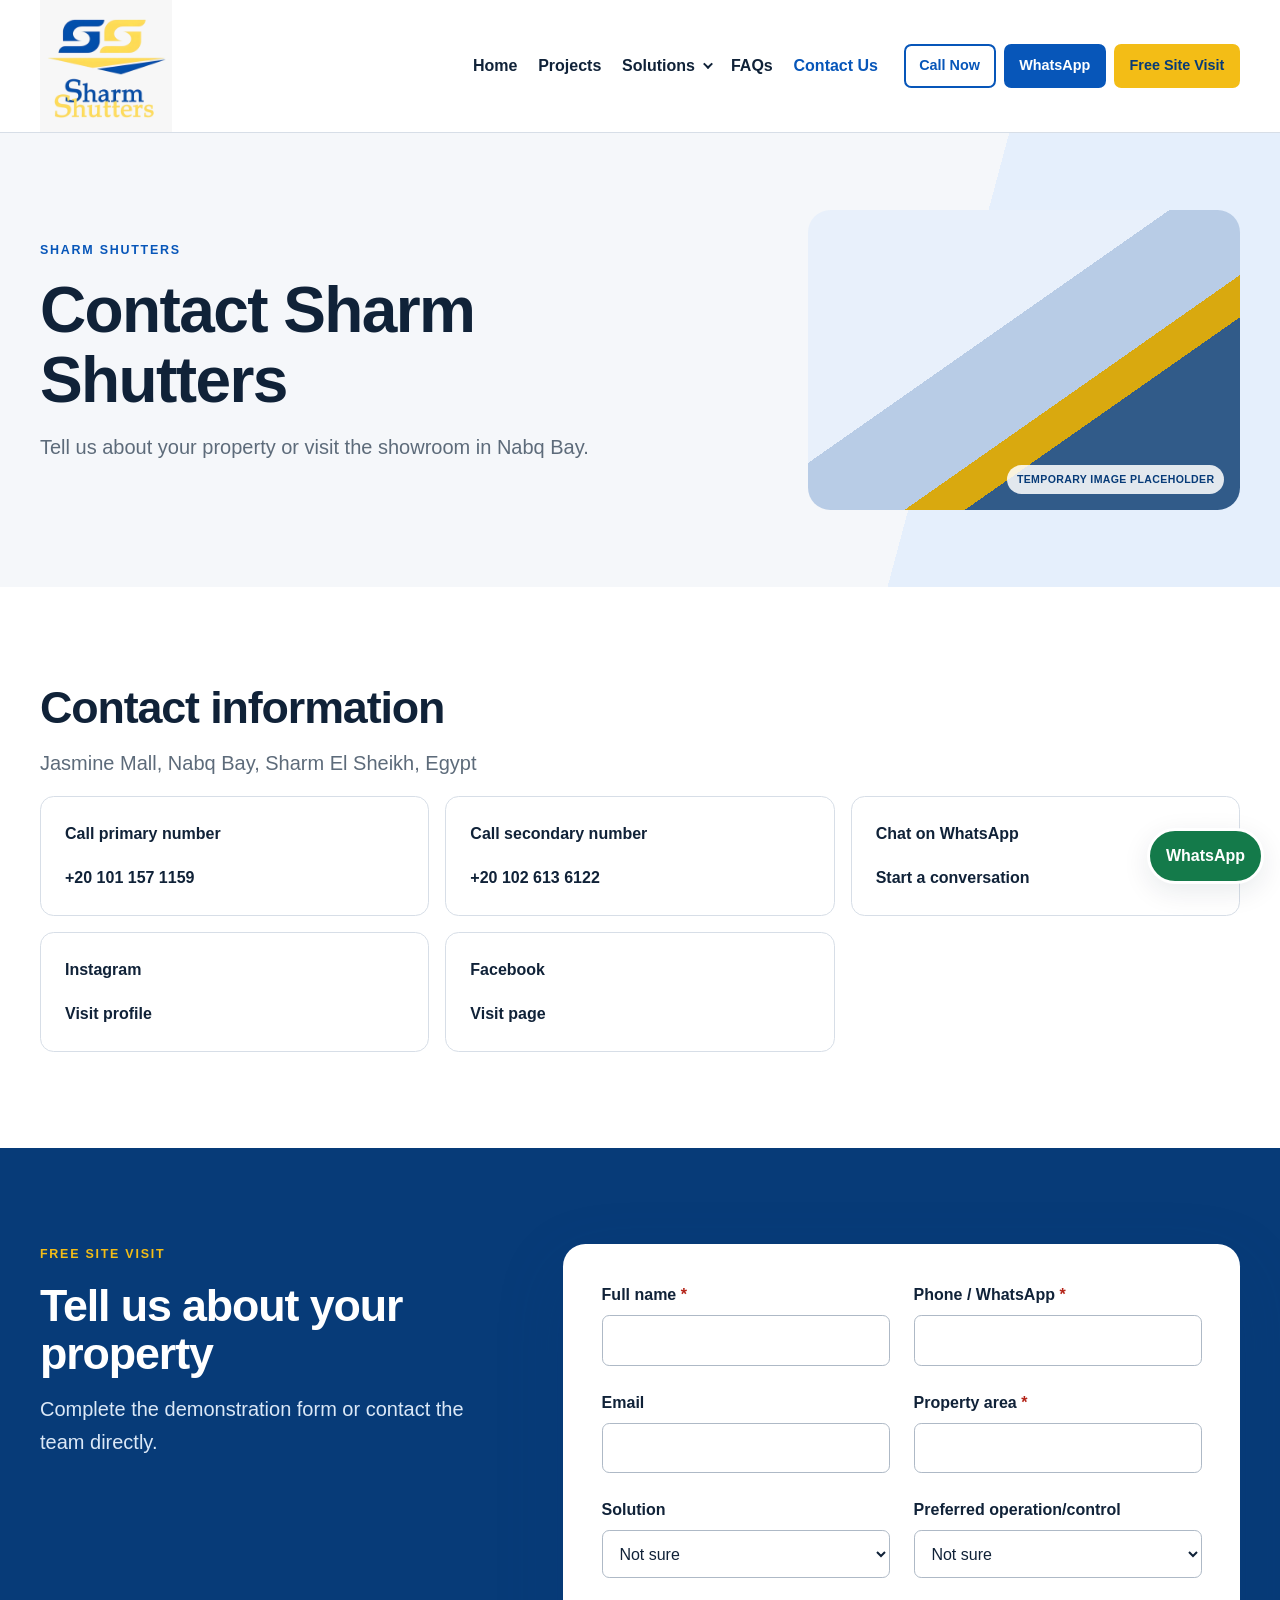
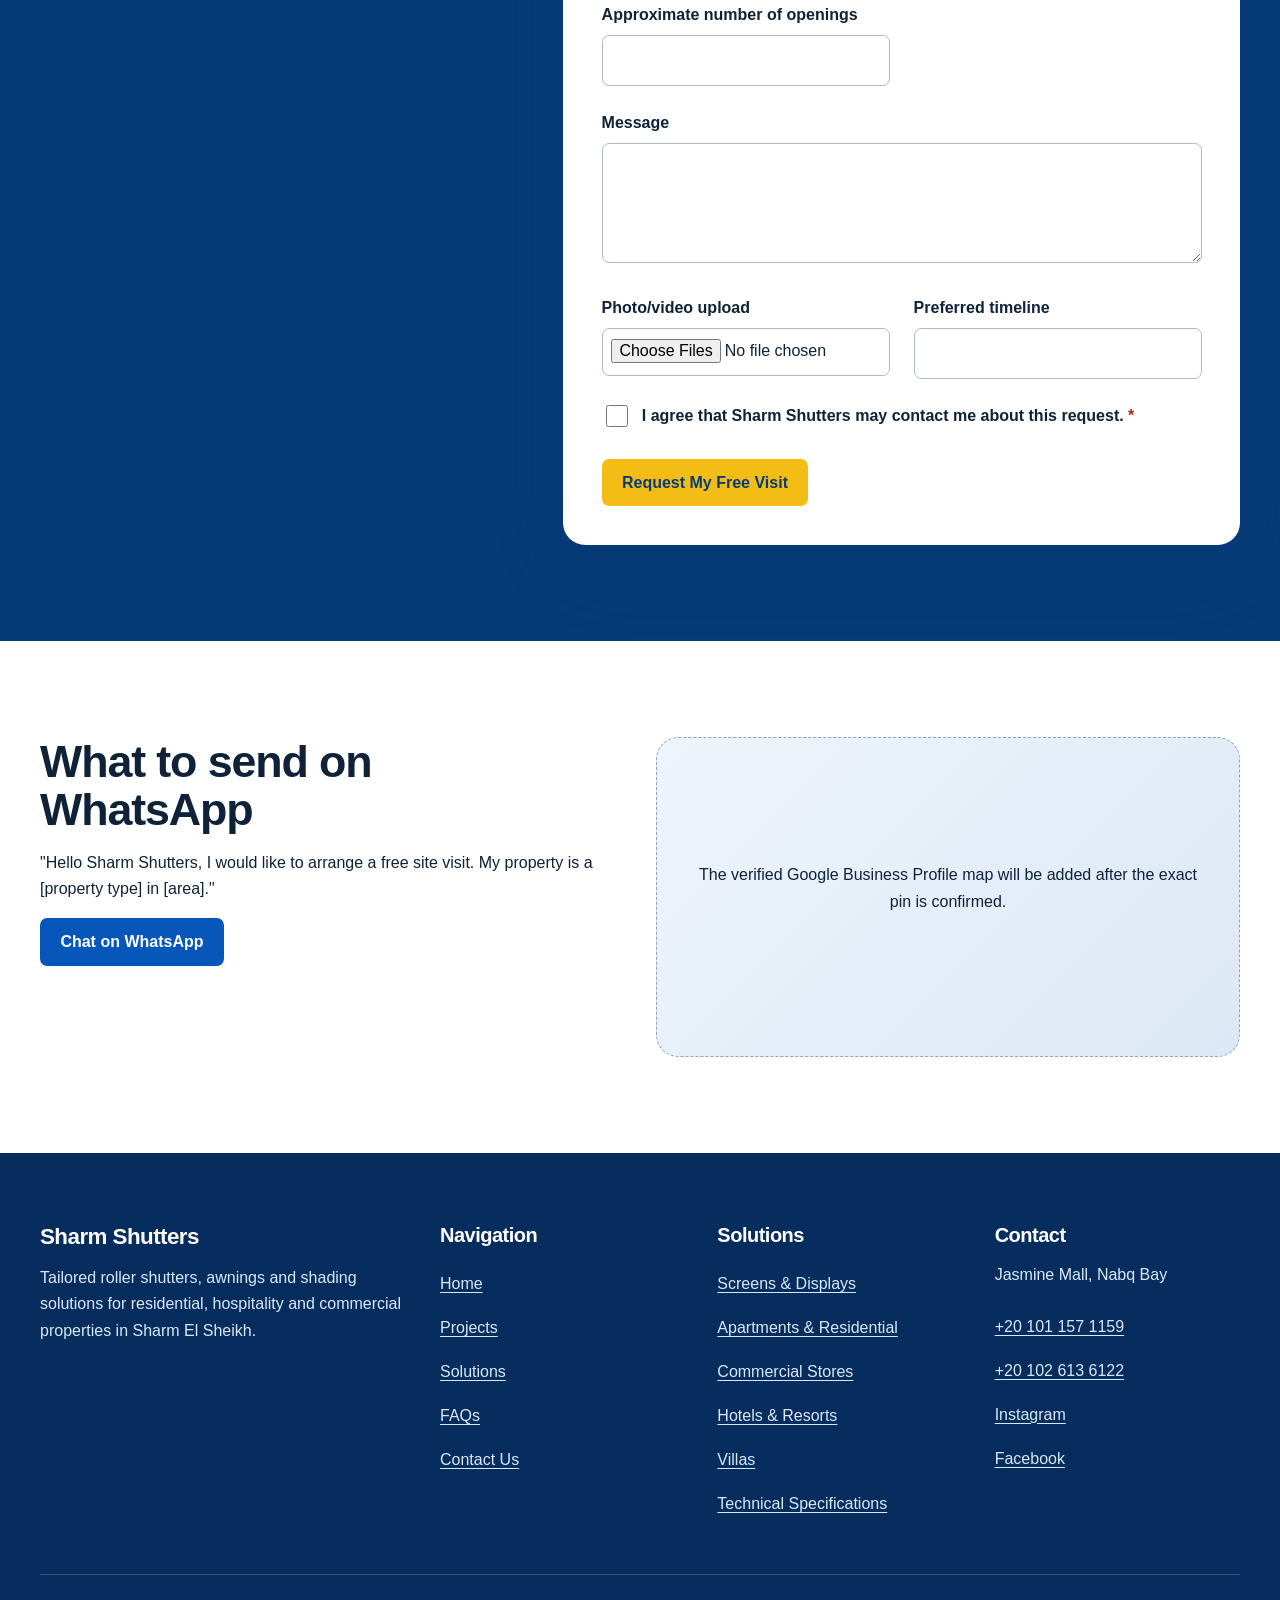
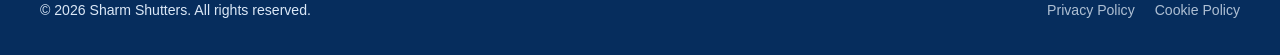
<file: contact.html>
﻿<!doctype html><html lang="en"><head><meta charset="utf-8"><meta name="viewport" content="width=device-width,initial-scale=1"><title>Contact Sharm Shutters | Nabq Bay, Sharm El Sheikh</title><meta name="description" content="Contact Sharm Shutters at Jasmine Mall, Nabq Bay. Call, WhatsApp or book a free inspection in Sharm El Sheikh."><link rel="stylesheet" href="assets/css/variables.css"><link rel="stylesheet" href="assets/css/base.css"><link rel="stylesheet" href="assets/css/components.css"><link rel="stylesheet" href="assets/css/pages.css"><link rel="stylesheet" href="assets/css/responsive.css"><script src="assets/js/main.js" defer></script></head><body><a class="skip-link" href="#main-content">Skip to main content</a><!-- Header --><header class="site-header"><div class="container site-header__inner"><a class="site-header__logo" href="index.html" aria-label="Sharm Shutters home"><img src="assets/images/brand/sharm-shutters-logo.jpg" alt="Sharm Shutters"></a><button class="menu-button" type="button" aria-expanded="false" aria-controls="primary-navigation" aria-label="Open main menu" data-menu-button><span class="menu-button__lines" aria-hidden="true"></span></button><nav class="site-nav" id="primary-navigation" aria-label="Main navigation" data-navigation hidden><ul class="site-nav__list"><li><a href="index.html">Home</a></li><li><a href="projects.html">Projects</a></li><li class="site-nav__item--has-submenu"><button class="site-nav__toggle" type="button" aria-expanded="false" aria-controls="solutions-menu" data-submenu-button>Solutions</button><ul class="site-nav__submenu" id="solutions-menu" data-submenu hidden><li><a href="solutions.html">Solutions Overview</a></li><li><a href="screens-display.html">Screens &amp; Display Solutions</a></li><li><a href="apartments-residential.html">Apartments &amp; Residential Units</a></li><li><a href="commercial-stores.html">Commercial Stores</a></li><li><a href="hotels-resorts.html">Hotels &amp; Resorts</a></li><li><a href="villas.html">Villas</a></li></ul></li><li><a href="faqs.html">FAQs</a></li><li><a href="contact.html" aria-current="page">Contact Us</a></li></ul></nav><div class="site-header__actions"><a class="button button--outline button--small" href="tel:+201011571159">Call Now</a><a class="button button--primary button--small" href="https://wa.me/201011571159?text=Hello%20Sharm%20Shutters%2C%20I%20would%20like%20to%20arrange%20a%20free%20site%20visit.">WhatsApp</a><a class="button button--accent button--small" href="contact.html#free-site-visit">Free Site Visit</a></div></div></header><!-- Main --><main id="main-content"><!-- Page Hero --><section class="page-hero"><div class="container page-hero__grid"><div><p class="eyebrow">Sharm Shutters</p><h1>Contact Sharm Shutters</h1><p class="lead">Tell us about your property or visit the showroom in Nabq Bay.</p></div><div class="placeholder page-hero__visual" role="img" aria-label="Temporary geometric architectural image placeholder"></div></div></section><!-- Contact Information --><section class="section"><div class="container"><h2>Contact information</h2><p class="lead">Jasmine Mall, Nabq Bay, Sharm El Sheikh, Egypt</p><div class="contact-actions"><a class="contact-action" href="tel:+201011571159"><span>Call primary number</span><strong>+20 101 157 1159</strong></a><a class="contact-action" href="tel:+201026136122"><span>Call secondary number</span><strong>+20 102 613 6122</strong></a><a class="contact-action" href="https://wa.me/201011571159?text=Hello%20Sharm%20Shutters%2C%20I%20would%20like%20to%20arrange%20a%20free%20site%20visit."><span>Chat on WhatsApp</span><strong>Start a conversation</strong></a><a class="contact-action" href="https://www.instagram.com/sharm_shutters/"><span>Instagram</span><strong>Visit profile</strong></a><a class="contact-action" href="https://www.facebook.com/SharmShutters/"><span>Facebook</span><strong>Visit page</strong></a></div></div></section><!-- Free Site Visit Form --><section class="section section--dark" id="free-site-visit"><div class="container quote-grid"><div><p class="eyebrow">Free site visit</p><h2>Tell us about your property</h2><p class="lead">Complete the demonstration form or contact the team directly.</p></div><form class="form" data-demo-form data-demo-message="Demonstration only: the form layout is complete, but message delivery will be connected during WordPress integration."><div class="form__grid"><div><label for="full-name">Full name <span class="form__required">*</span></label><input id="full-name" name="name" autocomplete="name" required></div><div><label for="contact-phone">Phone / WhatsApp <span class="form__required">*</span></label><input id="contact-phone" name="phone" type="tel" autocomplete="tel" required></div><div><label for="contact-email">Email</label><input id="contact-email" name="email" type="email" autocomplete="email"></div><div><label for="contact-area">Property area <span class="form__required">*</span></label><input id="contact-area" name="area" required></div><div><label for="contact-solution">Solution</label><select id="contact-solution" name="solution"><option>New shutter installation</option><option>Screens &amp; Display Solutions</option><option>Apartments &amp; Residential Units</option><option>Commercial Stores</option><option>Hotels &amp; Resorts</option><option>Villas</option><option>Repair / Maintenance / Deep Cleaning</option><option>Motorised shutter</option><option>Manual shutter</option><option>Control upgrade</option><option>Smart Wi-Fi control</option><option selected>Not sure</option></select></div><div><label for="preferred-control">Preferred operation/control</label><select id="preferred-control" name="preferred-control"><option selected>Not sure</option><option>Manual</option><option>Wall switch</option><option>Receiver and remote control</option><option>Smart Wi-Fi switch with mobile application</option></select></div><div><label for="openings">Approximate number of openings</label><input id="openings" name="openings" type="number" min="0" inputmode="numeric"></div><div class="form__field--full"><label for="contact-message">Message</label><textarea id="contact-message" name="message"></textarea></div><div><label for="media">Photo/video upload</label><input id="media" name="media" type="file" accept="image/*,video/*" multiple></div><div><label for="timeline">Preferred timeline</label><input id="timeline" name="timeline"></div><div class="form__field--full form__check"><input id="contact-consent" name="consent" type="checkbox" required><label for="contact-consent">I agree that Sharm Shutters may contact me about this request. <span class="form__required">*</span></label></div><div class="form__field--full"><button class="button button--accent" type="submit">Request My Free Visit</button><p class="form__status" tabindex="-1" role="status" data-form-status hidden></p></div></div></form></div></section><!-- WhatsApp Prompt --><section class="section"><div class="container content-grid"><div><h2>What to send on WhatsApp</h2><p>"Hello Sharm Shutters, I would like to arrange a free site visit. My property is a [property type] in [area]."</p><a class="button button--primary" href="https://wa.me/201011571159?text=Hello%20Sharm%20Shutters%2C%20I%20would%20like%20to%20arrange%20a%20free%20site%20visit.">Chat on WhatsApp</a></div><div class="map-placeholder" role="img" aria-label="Temporary map placeholder"><p>The verified Google Business Profile map will be added after the exact pin is confirmed.</p></div></div></section><!-- Future production confirmation: Thank youâ€”your request has been received. A member of the Sharm Shutters team will contact you to confirm the details and arrange the next step. --></main><!-- Footer --><footer class="site-footer"><div class="container"><div class="site-footer__grid"><div><h2>Sharm Shutters</h2><p>Tailored roller shutters, awnings and shading solutions for residential, hospitality and commercial properties in Sharm El Sheikh.</p></div><div><h3>Navigation</h3><ul><li><a href="index.html">Home</a></li><li><a href="projects.html">Projects</a></li><li><a href="solutions.html">Solutions</a></li><li><a href="faqs.html">FAQs</a></li><li><a href="contact.html">Contact Us</a></li></ul></div><div><h3>Solutions</h3><ul><li><a href="screens-display.html">Screens &amp; Displays</a></li><li><a href="apartments-residential.html">Apartments &amp; Residential</a></li><li><a href="commercial-stores.html">Commercial Stores</a></li><li><a href="hotels-resorts.html">Hotels &amp; Resorts</a></li><li><a href="villas.html">Villas</a></li><li><a href="technical-specifications.html">Technical Specifications</a></li></ul></div><div><h3>Contact</h3><p>Jasmine Mall, Nabq Bay</p><a href="tel:+201011571159">+20 101 157 1159</a><br><a href="tel:+201026136122">+20 102 613 6122</a><br><a href="https://www.instagram.com/sharm_shutters/">Instagram</a><br><a href="https://www.facebook.com/SharmShutters/">Facebook</a></div></div><div class="site-footer__legal"><span>&copy; 2026 Sharm Shutters. All rights reserved.</span><!-- Connect approved Privacy Policy and Cookie Policy pages before publishing. --><div class="site-footer__legal-items"><span>Privacy Policy</span><span>Cookie Policy</span></div></div></div></footer><a class="whatsapp-float" href="https://wa.me/201011571159?text=Hello%20Sharm%20Shutters%2C%20I%20would%20like%20to%20arrange%20a%20free%20site%20visit." aria-label="Chat with Sharm Shutters on WhatsApp"><span>WhatsApp</span></a></body></html>
</file>
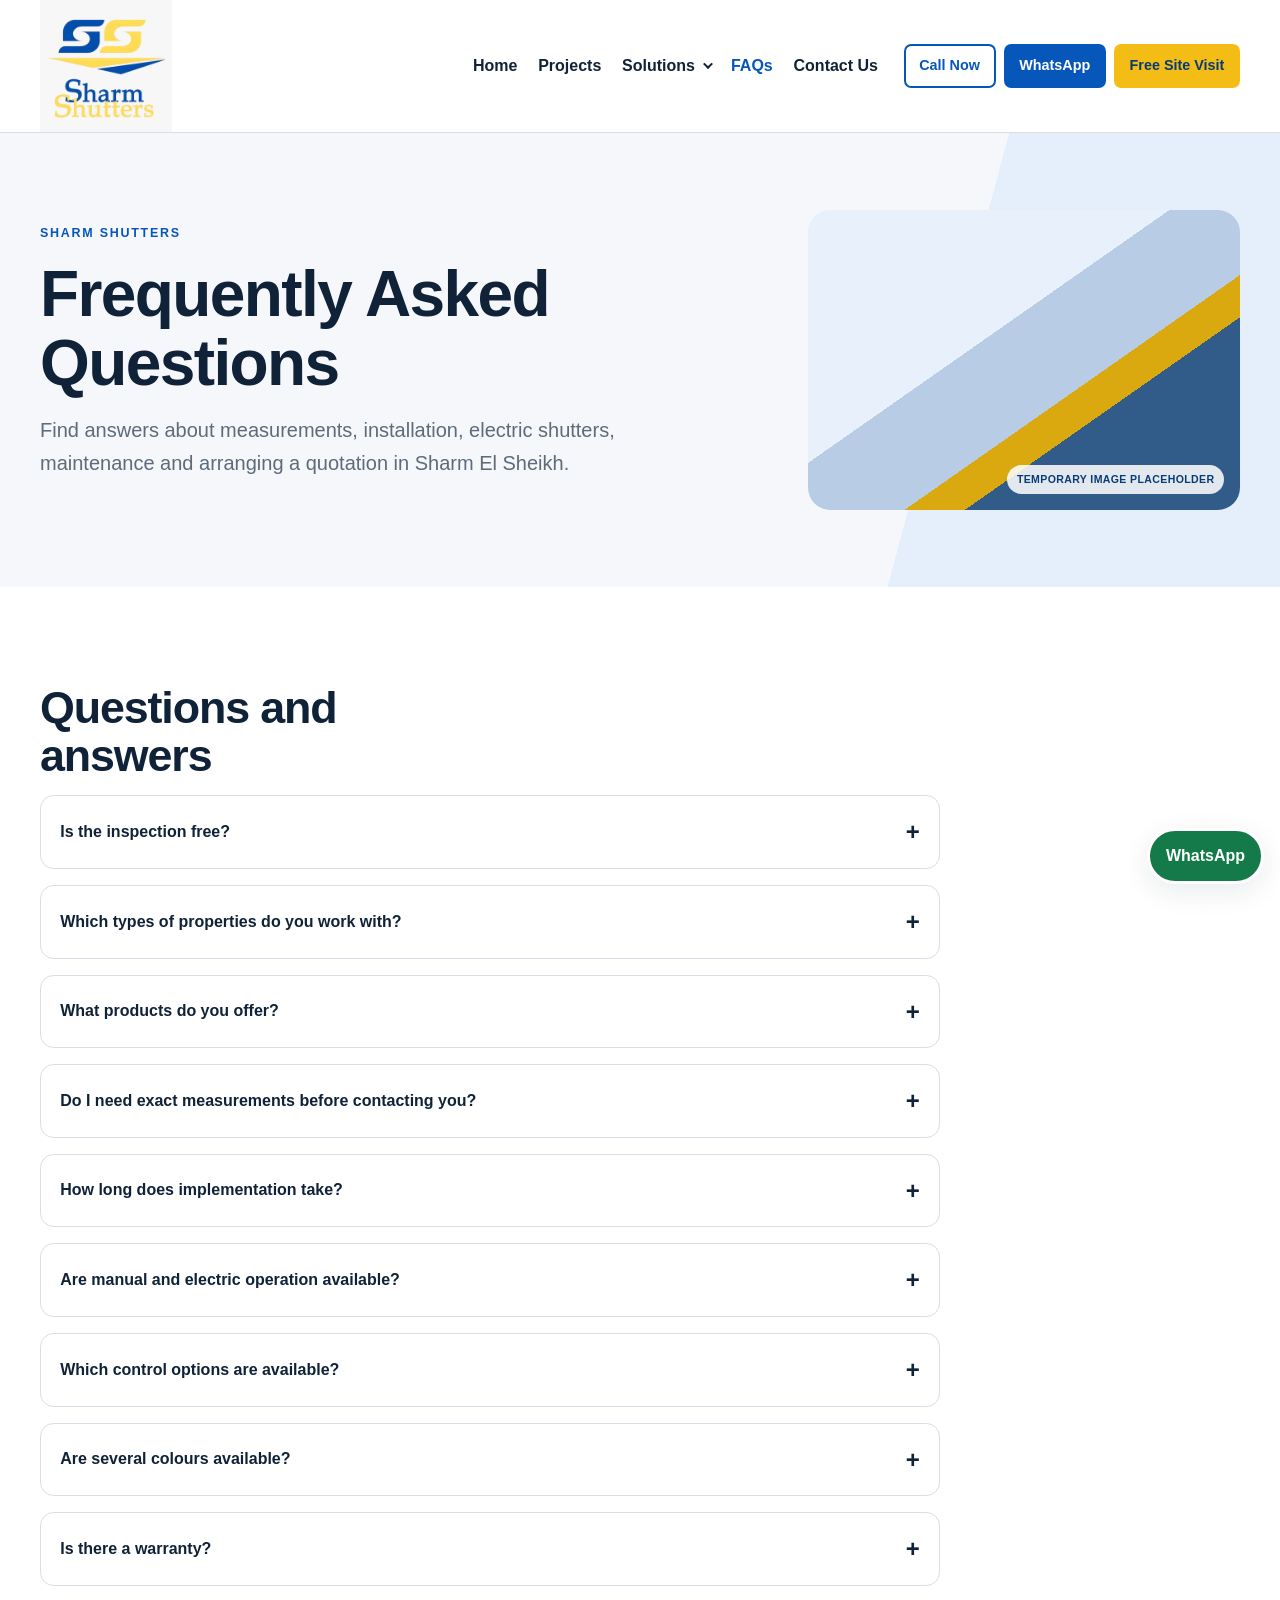
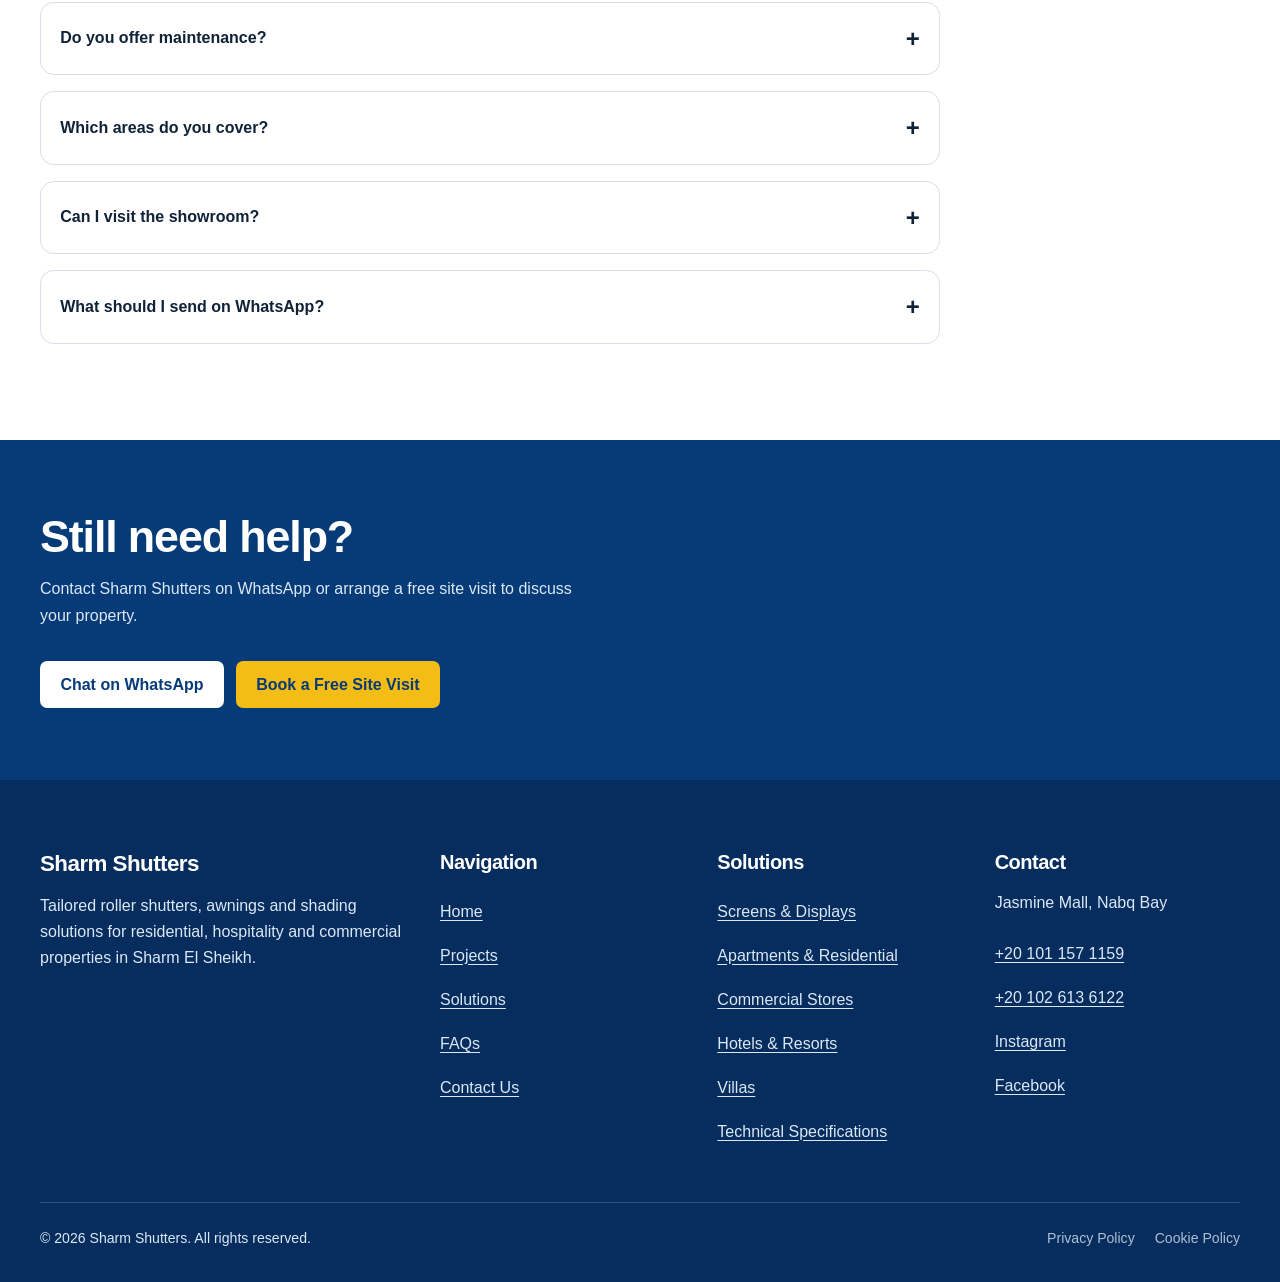
<file: faqs.html>
﻿<!doctype html><html lang="en"><head><meta charset="utf-8"><meta name="viewport" content="width=device-width,initial-scale=1"><title>Shutter Installation FAQs | Sharm Shutters</title><meta name="description" content="Answers about measurements, installation, motorized shutters, maintenance and quotes in Sharm El Sheikh."><link rel="stylesheet" href="assets/css/variables.css"><link rel="stylesheet" href="assets/css/base.css"><link rel="stylesheet" href="assets/css/components.css"><link rel="stylesheet" href="assets/css/pages.css"><link rel="stylesheet" href="assets/css/responsive.css"><script src="assets/js/main.js" defer></script></head><body><a class="skip-link" href="#main-content">Skip to main content</a><!-- Header --><header class="site-header"><div class="container site-header__inner"><a class="site-header__logo" href="index.html" aria-label="Sharm Shutters home"><img src="assets/images/brand/sharm-shutters-logo.jpg" alt="Sharm Shutters"></a><button class="menu-button" type="button" aria-expanded="false" aria-controls="primary-navigation" aria-label="Open main menu" data-menu-button><span class="menu-button__lines" aria-hidden="true"></span></button><nav class="site-nav" id="primary-navigation" aria-label="Main navigation" data-navigation hidden><ul class="site-nav__list"><li><a href="index.html">Home</a></li><li><a href="projects.html">Projects</a></li><li class="site-nav__item--has-submenu"><button class="site-nav__toggle" type="button" aria-expanded="false" aria-controls="solutions-menu" data-submenu-button>Solutions</button><ul class="site-nav__submenu" id="solutions-menu" data-submenu hidden><li><a href="solutions.html">Solutions Overview</a></li><li><a href="screens-display.html">Screens &amp; Display Solutions</a></li><li><a href="apartments-residential.html">Apartments &amp; Residential Units</a></li><li><a href="commercial-stores.html">Commercial Stores</a></li><li><a href="hotels-resorts.html">Hotels &amp; Resorts</a></li><li><a href="villas.html">Villas</a></li></ul></li><li><a href="faqs.html" aria-current="page">FAQs</a></li><li><a href="contact.html">Contact Us</a></li></ul></nav><div class="site-header__actions"><a class="button button--outline button--small" href="tel:+201011571159">Call Now</a><a class="button button--primary button--small" href="https://wa.me/201011571159?text=Hello%20Sharm%20Shutters%2C%20I%20would%20like%20to%20arrange%20a%20free%20site%20visit.">WhatsApp</a><a class="button button--accent button--small" href="contact.html#free-site-visit">Free Site Visit</a></div></div></header><!-- Main --><main id="main-content"><!-- Page Hero --><section class="page-hero"><div class="container page-hero__grid"><div><p class="eyebrow">Sharm Shutters</p><h1>Frequently Asked Questions</h1><p class="lead">Find answers about measurements, installation, electric shutters, maintenance and arranging a quotation in Sharm El Sheikh.</p></div><div class="placeholder page-hero__visual" role="img" aria-label="Temporary geometric architectural image placeholder"></div></div></section><!-- FAQ Accordion --><section class="section"><div class="container"><h2>Questions and answers</h2><div class="faq-list"><details class="faq-item"><summary>Is the inspection free?</summary><div class="faq-item__answer"><p>Yes. Inspection and measurements are free inside Sharm El Sheikh.</p></div></details><details class="faq-item"><summary>Which types of properties do you work with?</summary><div class="faq-item__answer"><p>Solutions are available for apartments and homes, villas, commercial stores, restaurants and caf&eacute;s, hotels and resorts, administrative offices, garages and warehouses, plus screens and display applications assessed on site.</p></div></details><details class="faq-item"><summary>What products do you offer?</summary><div class="faq-item__answer"><p>The verified range includes roller shutters, awnings and shading solutions. Available materials, finishes, motors and configurations are confirmed during consultation.</p></div></details><details class="faq-item"><summary>Do I need exact measurements before contacting you?</summary><div class="faq-item__answer"><p>No. Photos and approximate dimensions help with the first discussion, but the team confirms final measurements before production or installation.</p></div></details><details class="faq-item"><summary>How long does implementation take?</summary><div class="faq-item__answer"><p>Timing depends on the measurements, quantity, selected system and site requirements. The expected schedule is confirmed with the detailed quotation.</p></div></details><details class="faq-item"><summary>Are manual and electric operation available?</summary><div class="faq-item__answer"><p>Yes. Manual and electric configurations are available depending on the opening and project requirements.</p></div></details><details class="faq-item"><summary>Which control options are available?</summary><div class="faq-item__answer"><p>Available control options include a wall switch, a receiver-enabled switch with remote control and a smart Wi-Fi switch operated through a compatible mobile application. Compatibility depends on the selected motor and electrical preparation.</p></div></details><details class="faq-item"><summary>Are several colours available?</summary><div class="faq-item__answer"><p>Yes. Several colours are available depending on the profile and current availability. The supplied BK Shutter datasheet shows White, White Beige and Dark Gray.</p></div></details><details class="faq-item"><summary>Is there a warranty?</summary><div class="faq-item__answer"><p>Yes. Sharm Shutters provides a 5-year warranty on motors and a 2-year warranty on shutters and aluminium profiles against manufacturing defects, subject to the approved project warranty terms.</p></div></details><details class="faq-item"><summary>Do you offer maintenance?</summary><div class="faq-item__answer"><p>Yes. Maintenance, technical support and spare parts are available when required.</p></div></details><details class="faq-item"><summary>Which areas do you cover?</summary><div class="faq-item__answer"><p>The verified service area is Sharm El Sheikh. Contact the team to confirm availability outside the city.</p></div></details><details class="faq-item"><summary>Can I visit the showroom?</summary><div class="faq-item__answer"><p>Yes. The publicly listed showroom is at Jasmine Mall, Nabq Bay, Sharm El Sheikh. Confirm opening hours before visiting.</p></div></details><details class="faq-item"><summary>What should I send on WhatsApp?</summary><div class="faq-item__answer"><p>Send your name, location, property type, photos or a short video, approximate dimensions if available and what you want the solution to achieve.</p></div></details></div></div></section><!-- CTA --><section class="cta-band"><div class="container"><h2>Still need help?</h2><p>Contact Sharm Shutters on WhatsApp or arrange a free site visit to discuss your property.</p><div class="button-row"><a class="button button--white" href="https://wa.me/201011571159?text=Hello%20Sharm%20Shutters%2C%20I%20would%20like%20to%20arrange%20a%20free%20site%20visit.">Chat on WhatsApp</a><a class="button button--accent" href="contact.html#free-site-visit">Book a Free Site Visit</a></div></div></section></main><!-- Footer --><footer class="site-footer"><div class="container"><div class="site-footer__grid"><div><h2>Sharm Shutters</h2><p>Tailored roller shutters, awnings and shading solutions for residential, hospitality and commercial properties in Sharm El Sheikh.</p></div><div><h3>Navigation</h3><ul><li><a href="index.html">Home</a></li><li><a href="projects.html">Projects</a></li><li><a href="solutions.html">Solutions</a></li><li><a href="faqs.html">FAQs</a></li><li><a href="contact.html">Contact Us</a></li></ul></div><div><h3>Solutions</h3><ul><li><a href="screens-display.html">Screens &amp; Displays</a></li><li><a href="apartments-residential.html">Apartments &amp; Residential</a></li><li><a href="commercial-stores.html">Commercial Stores</a></li><li><a href="hotels-resorts.html">Hotels &amp; Resorts</a></li><li><a href="villas.html">Villas</a></li><li><a href="technical-specifications.html">Technical Specifications</a></li></ul></div><div><h3>Contact</h3><p>Jasmine Mall, Nabq Bay</p><a href="tel:+201011571159">+20 101 157 1159</a><br><a href="tel:+201026136122">+20 102 613 6122</a><br><a href="https://www.instagram.com/sharm_shutters/">Instagram</a><br><a href="https://www.facebook.com/SharmShutters/">Facebook</a></div></div><div class="site-footer__legal"><span>&copy; 2026 Sharm Shutters. All rights reserved.</span><!-- Connect approved Privacy Policy and Cookie Policy pages before publishing. --><div class="site-footer__legal-items"><span>Privacy Policy</span><span>Cookie Policy</span></div></div></div></footer><a class="whatsapp-float" href="https://wa.me/201011571159?text=Hello%20Sharm%20Shutters%2C%20I%20would%20like%20to%20arrange%20a%20free%20site%20visit." aria-label="Chat with Sharm Shutters on WhatsApp"><span>WhatsApp</span></a></body></html>
</file>
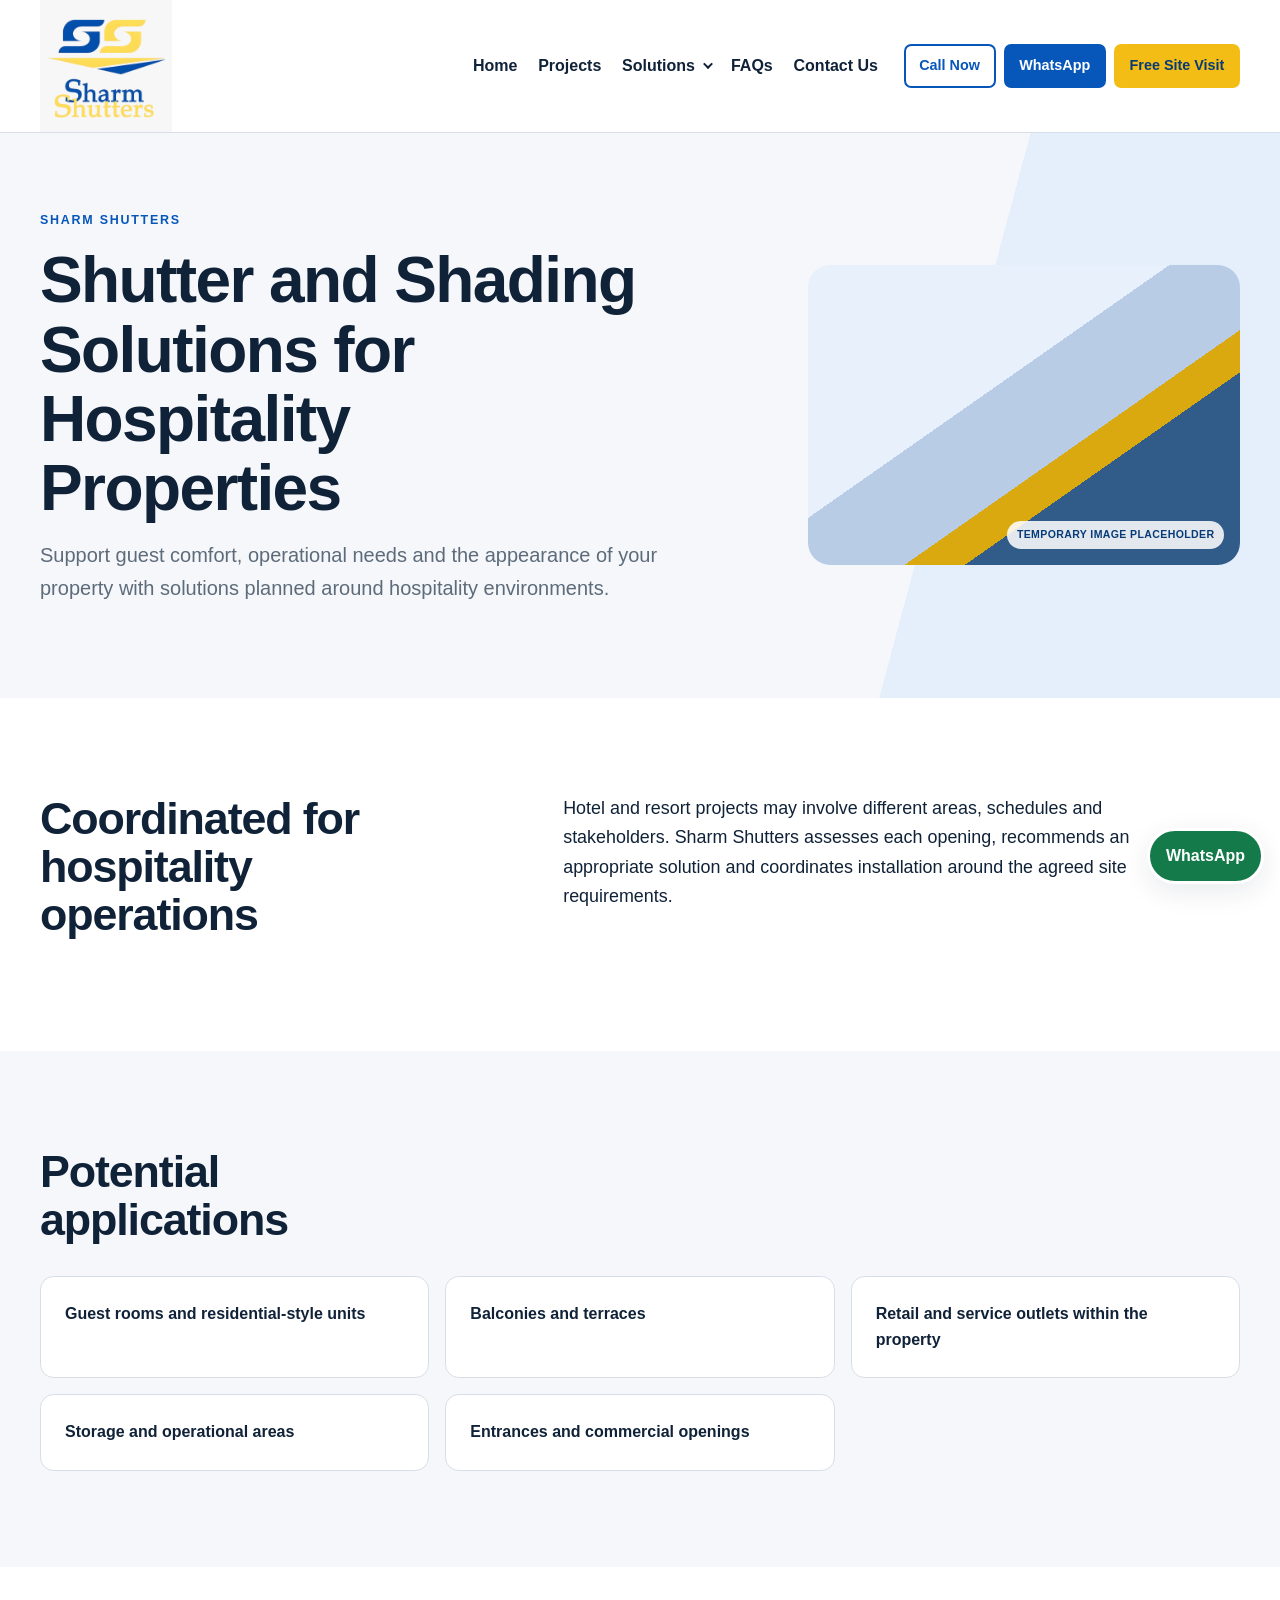
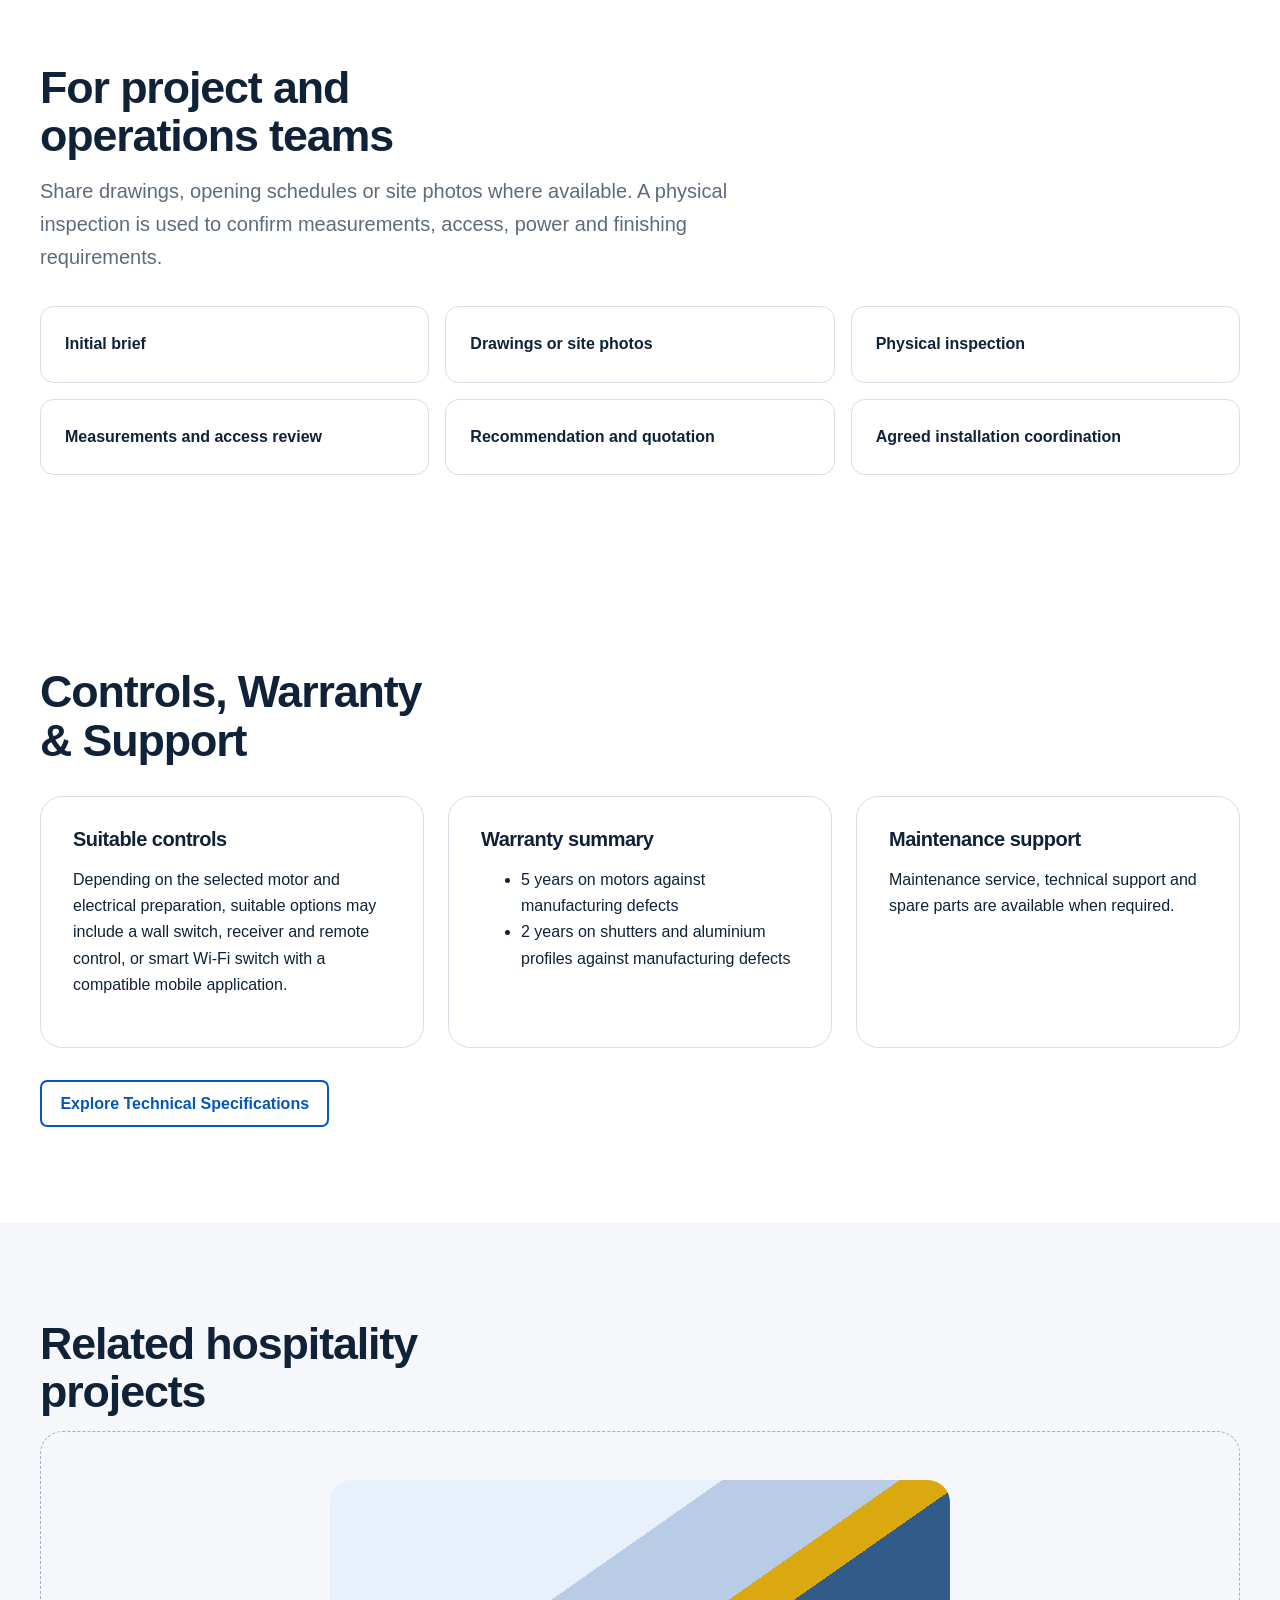
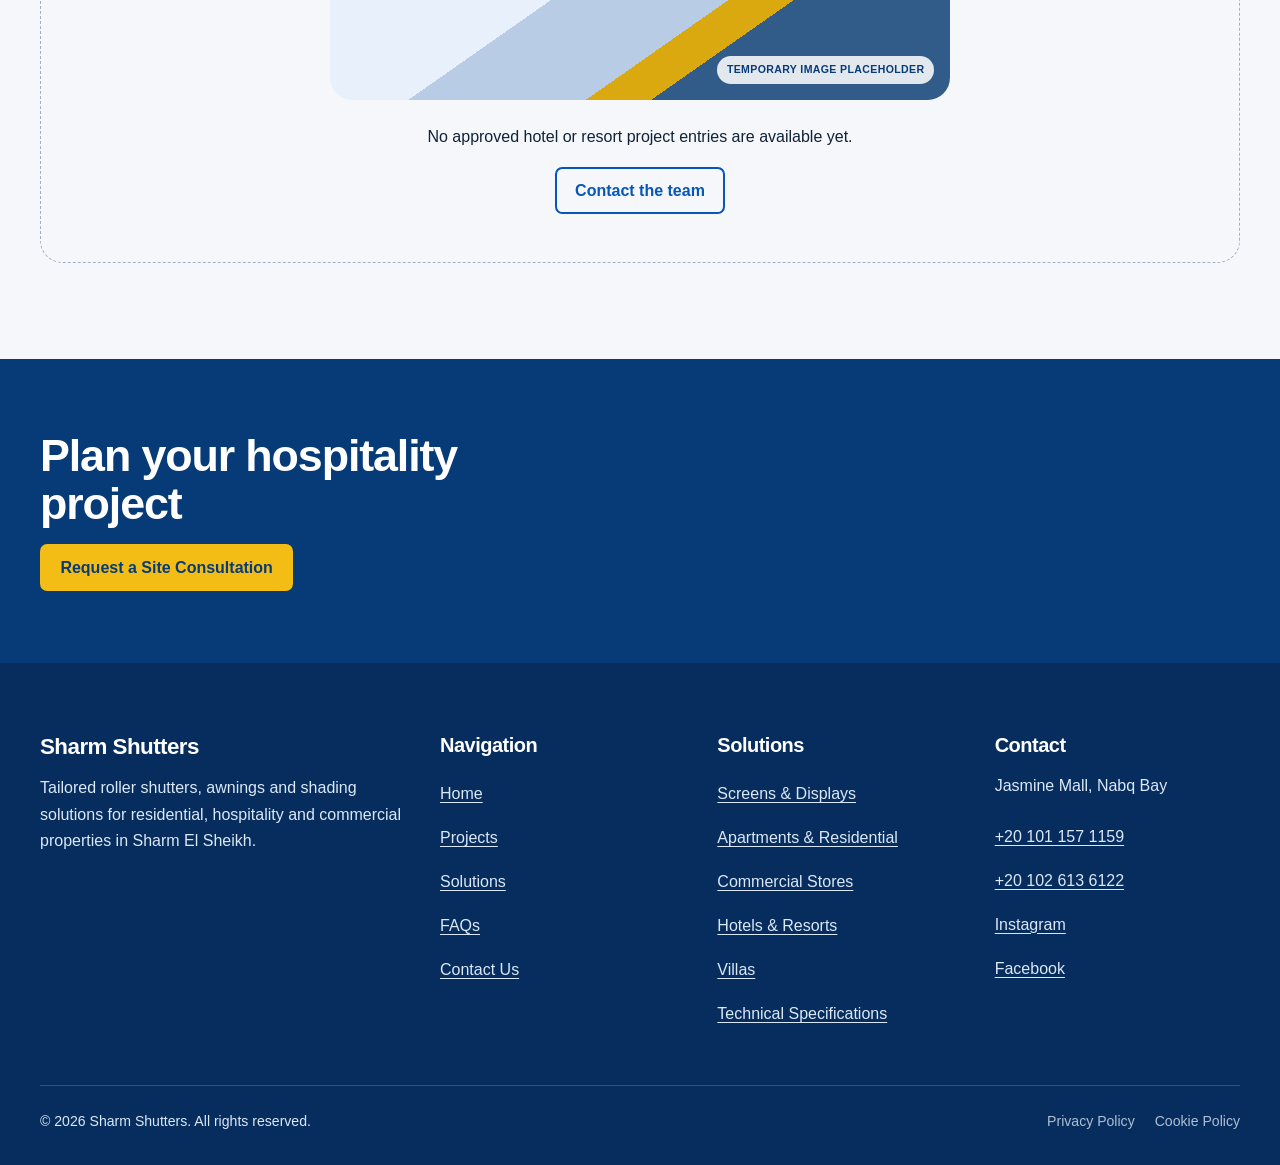
<file: hotels-resorts.html>
﻿<!doctype html><html lang="en"><head><meta charset="utf-8"><meta name="viewport" content="width=device-width,initial-scale=1"><title>Hotel & Resort Shutter Solutions in Sharm El Sheikh</title><meta name="description" content="Tailored shutter, awning and shading solutions for hotels and resorts in Sharm El Sheikh."><link rel="stylesheet" href="assets/css/variables.css"><link rel="stylesheet" href="assets/css/base.css"><link rel="stylesheet" href="assets/css/components.css"><link rel="stylesheet" href="assets/css/pages.css"><link rel="stylesheet" href="assets/css/responsive.css"><script src="assets/js/main.js" defer></script></head><body><a class="skip-link" href="#main-content">Skip to main content</a><!-- Header --><header class="site-header"><div class="container site-header__inner"><a class="site-header__logo" href="index.html" aria-label="Sharm Shutters home"><img src="assets/images/brand/sharm-shutters-logo.jpg" alt="Sharm Shutters"></a><button class="menu-button" type="button" aria-expanded="false" aria-controls="primary-navigation" aria-label="Open main menu" data-menu-button><span class="menu-button__lines" aria-hidden="true"></span></button><nav class="site-nav" id="primary-navigation" aria-label="Main navigation" data-navigation hidden><ul class="site-nav__list"><li><a href="index.html">Home</a></li><li><a href="projects.html">Projects</a></li><li class="site-nav__item--has-submenu"><button class="site-nav__toggle" type="button" aria-expanded="false" aria-controls="solutions-menu" data-submenu-button>Solutions</button><ul class="site-nav__submenu" id="solutions-menu" data-submenu hidden><li><a href="solutions.html">Solutions Overview</a></li><li><a href="screens-display.html">Screens &amp; Display Solutions</a></li><li><a href="apartments-residential.html">Apartments &amp; Residential Units</a></li><li><a href="commercial-stores.html">Commercial Stores</a></li><li><a href="hotels-resorts.html" aria-current="page">Hotels &amp; Resorts</a></li><li><a href="villas.html">Villas</a></li></ul></li><li><a href="faqs.html">FAQs</a></li><li><a href="contact.html">Contact Us</a></li></ul></nav><div class="site-header__actions"><a class="button button--outline button--small" href="tel:+201011571159">Call Now</a><a class="button button--primary button--small" href="https://wa.me/201011571159?text=Hello%20Sharm%20Shutters%2C%20I%20would%20like%20to%20arrange%20a%20free%20site%20visit.">WhatsApp</a><a class="button button--accent button--small" href="contact.html#free-site-visit">Free Site Visit</a></div></div></header><!-- Main --><main id="main-content"><!-- Page Hero --><section class="page-hero"><div class="container page-hero__grid"><div><p class="eyebrow">Sharm Shutters</p><h1>Shutter and Shading Solutions for Hospitality Properties</h1><p class="lead">Support guest comfort, operational needs and the appearance of your property with solutions planned around hospitality environments.</p></div><div class="placeholder page-hero__visual" role="img" aria-label="Temporary geometric architectural image placeholder"></div></div></section><!-- Introduction --><section class="section"><div class="container intro-grid"><h2>Coordinated for hospitality operations</h2><p>Hotel and resort projects may involve different areas, schedules and stakeholders. Sharm Shutters assesses each opening, recommends an appropriate solution and coordinates installation around the agreed site requirements.</p></div></section><!-- Applications --><section class="section section--soft"><div class="container"><h2>Potential applications</h2><ul class="list-grid"><li>Guest rooms and residential-style units</li><li>Balconies and terraces</li><li>Retail and service outlets within the property</li><li>Storage and operational areas</li><li>Entrances and commercial openings</li></ul></div></section><!-- Coordination --><section class="section"><div class="container"><h2>For project and operations teams</h2><p class="lead">Share drawings, opening schedules or site photos where available. A physical inspection is used to confirm measurements, access, power and finishing requirements.</p><ul class="list-grid"><li>Initial brief</li><li>Drawings or site photos</li><li>Physical inspection</li><li>Measurements and access review</li><li>Recommendation and quotation</li><li>Agreed installation coordination</li></ul></div></section><!-- Controls and Support --><section class="section"><div class="container"><h2>Controls, Warranty &amp; Support</h2><div class="technical-card-grid"><article class="technical-card"><h3>Suitable controls</h3><p>Depending on the selected motor and electrical preparation, suitable options may include a wall switch, receiver and remote control, or smart Wi-Fi switch with a compatible mobile application.</p></article><article class="technical-card"><h3>Warranty summary</h3><ul><li>5 years on motors against manufacturing defects</li><li>2 years on shutters and aluminium profiles against manufacturing defects</li></ul></article><article class="technical-card"><h3>Maintenance support</h3><p>Maintenance service, technical support and spare parts are available when required.</p></article></div><div class="button-row"><a class="button button--outline" href="technical-specifications.html">Explore Technical Specifications</a></div></div></section><!-- Related --><section class="section section--soft"><div class="container"><h2>Related hospitality projects</h2><div class="empty-state"><div class="placeholder" role="img" aria-label="Temporary category image placeholder"></div><p>No approved hotel or resort project entries are available yet.</p><a class="button button--outline" href="contact.html#free-site-visit">Contact the team</a></div></div></section><!-- CTA --><section class="cta-band"><div class="container"><h2>Plan your hospitality project</h2><a class="button button--accent" href="contact.html#free-site-visit">Request a Site Consultation</a></div></section></main><!-- Footer --><footer class="site-footer"><div class="container"><div class="site-footer__grid"><div><h2>Sharm Shutters</h2><p>Tailored roller shutters, awnings and shading solutions for residential, hospitality and commercial properties in Sharm El Sheikh.</p></div><div><h3>Navigation</h3><ul><li><a href="index.html">Home</a></li><li><a href="projects.html">Projects</a></li><li><a href="solutions.html">Solutions</a></li><li><a href="faqs.html">FAQs</a></li><li><a href="contact.html">Contact Us</a></li></ul></div><div><h3>Solutions</h3><ul><li><a href="screens-display.html">Screens &amp; Displays</a></li><li><a href="apartments-residential.html">Apartments &amp; Residential</a></li><li><a href="commercial-stores.html">Commercial Stores</a></li><li><a href="hotels-resorts.html">Hotels &amp; Resorts</a></li><li><a href="villas.html">Villas</a></li><li><a href="technical-specifications.html">Technical Specifications</a></li></ul></div><div><h3>Contact</h3><p>Jasmine Mall, Nabq Bay</p><a href="tel:+201011571159">+20 101 157 1159</a><br><a href="tel:+201026136122">+20 102 613 6122</a><br><a href="https://www.instagram.com/sharm_shutters/">Instagram</a><br><a href="https://www.facebook.com/SharmShutters/">Facebook</a></div></div><div class="site-footer__legal"><span>&copy; 2026 Sharm Shutters. All rights reserved.</span><!-- Connect approved Privacy Policy and Cookie Policy pages before publishing. --><div class="site-footer__legal-items"><span>Privacy Policy</span><span>Cookie Policy</span></div></div></div></footer><a class="whatsapp-float" href="https://wa.me/201011571159?text=Hello%20Sharm%20Shutters%2C%20I%20would%20like%20to%20arrange%20a%20free%20site%20visit." aria-label="Chat with Sharm Shutters on WhatsApp"><span>WhatsApp</span></a></body></html>
</file>
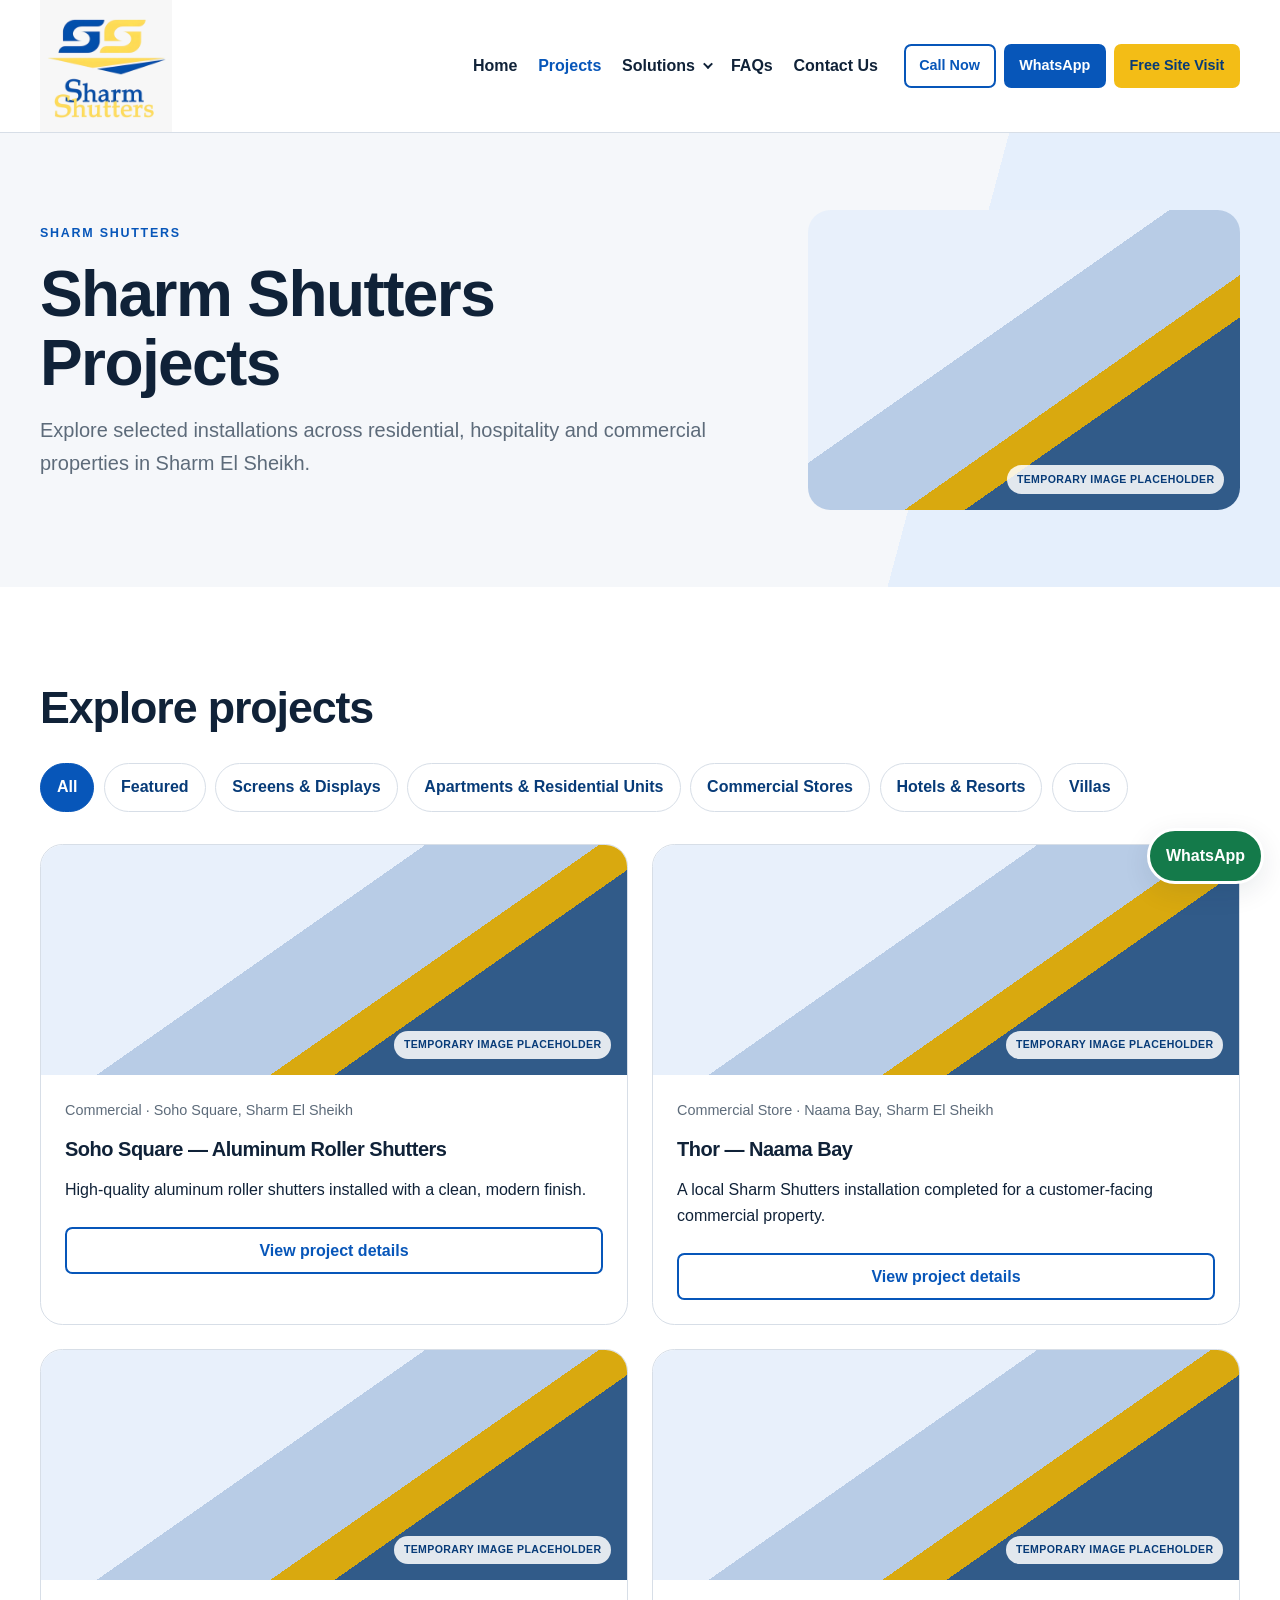
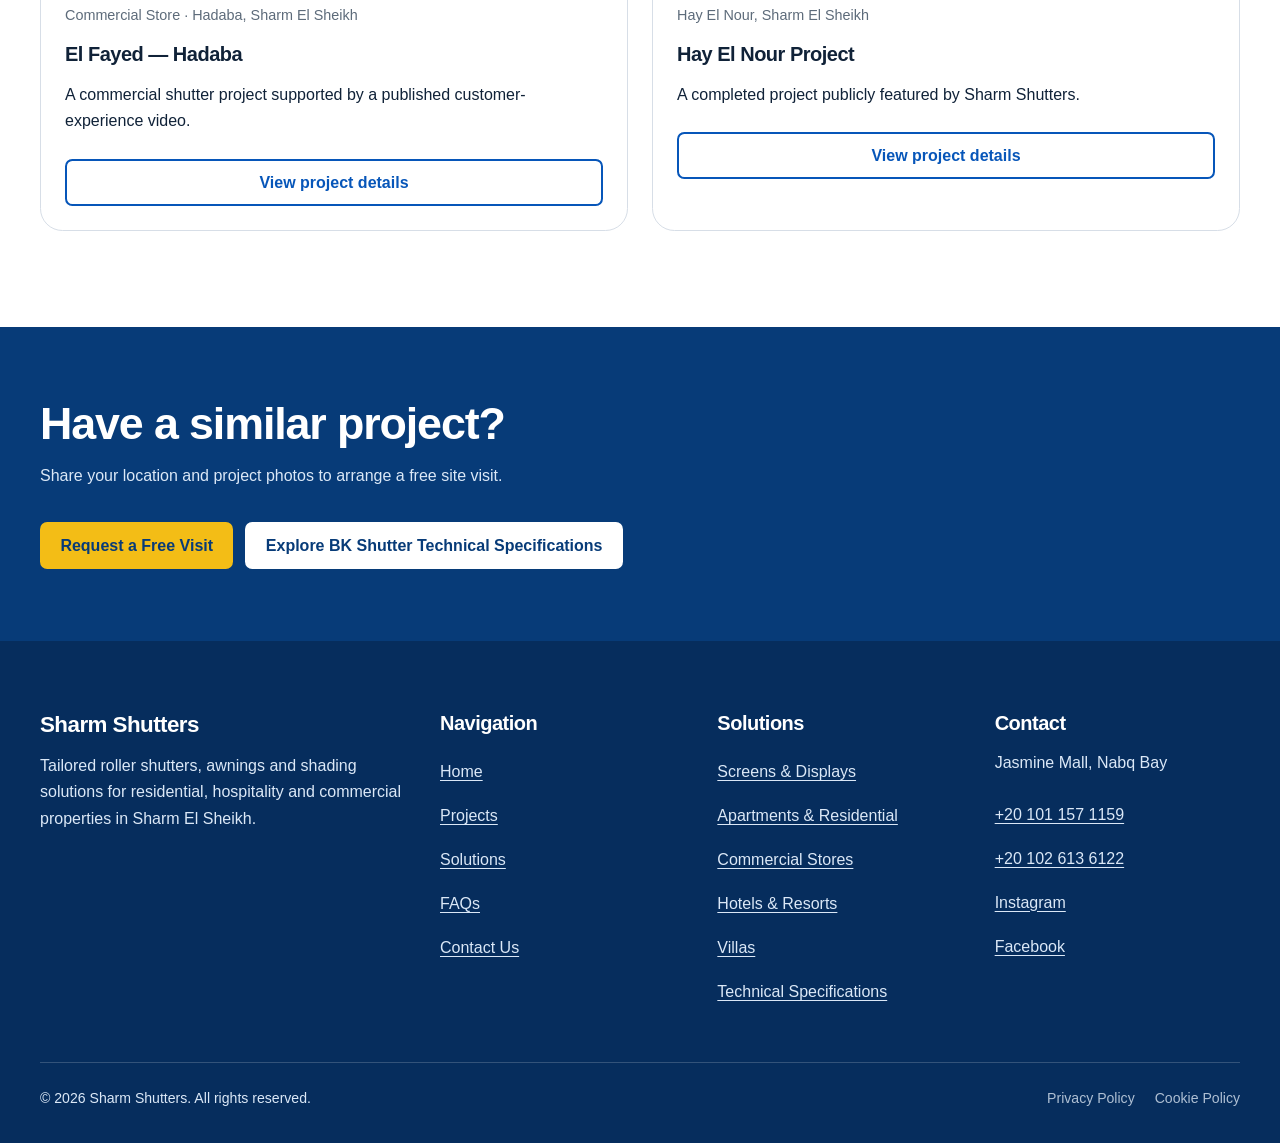
<file: projects.html>
﻿<!doctype html><html lang="en"><head><meta charset="utf-8"><meta name="viewport" content="width=device-width,initial-scale=1"><title>Shutter Projects in Sharm El Sheikh | Sharm Shutters</title><meta name="description" content="View Sharm Shutters projects for villas, apartments, stores, hotels and resorts across Sharm El Sheikh."><link rel="stylesheet" href="assets/css/variables.css"><link rel="stylesheet" href="assets/css/base.css"><link rel="stylesheet" href="assets/css/components.css"><link rel="stylesheet" href="assets/css/pages.css"><link rel="stylesheet" href="assets/css/responsive.css"><script src="assets/js/main.js" defer></script></head><body><a class="skip-link" href="#main-content">Skip to main content</a><!-- Header --><header class="site-header"><div class="container site-header__inner"><a class="site-header__logo" href="index.html" aria-label="Sharm Shutters home"><img src="assets/images/brand/sharm-shutters-logo.jpg" alt="Sharm Shutters"></a><button class="menu-button" type="button" aria-expanded="false" aria-controls="primary-navigation" aria-label="Open main menu" data-menu-button><span class="menu-button__lines" aria-hidden="true"></span></button><nav class="site-nav" id="primary-navigation" aria-label="Main navigation" data-navigation hidden><ul class="site-nav__list"><li><a href="index.html">Home</a></li><li><a href="projects.html" aria-current="page">Projects</a></li><li class="site-nav__item--has-submenu"><button class="site-nav__toggle" type="button" aria-expanded="false" aria-controls="solutions-menu" data-submenu-button>Solutions</button><ul class="site-nav__submenu" id="solutions-menu" data-submenu hidden><li><a href="solutions.html">Solutions Overview</a></li><li><a href="screens-display.html">Screens &amp; Display Solutions</a></li><li><a href="apartments-residential.html">Apartments &amp; Residential Units</a></li><li><a href="commercial-stores.html">Commercial Stores</a></li><li><a href="hotels-resorts.html">Hotels &amp; Resorts</a></li><li><a href="villas.html">Villas</a></li></ul></li><li><a href="faqs.html">FAQs</a></li><li><a href="contact.html">Contact Us</a></li></ul></nav><div class="site-header__actions"><a class="button button--outline button--small" href="tel:+201011571159">Call Now</a><a class="button button--primary button--small" href="https://wa.me/201011571159?text=Hello%20Sharm%20Shutters%2C%20I%20would%20like%20to%20arrange%20a%20free%20site%20visit.">WhatsApp</a><a class="button button--accent button--small" href="contact.html#free-site-visit">Free Site Visit</a></div></div></header><!-- Main --><main id="main-content"><!-- Page Hero --><section class="page-hero"><div class="container page-hero__grid"><div><p class="eyebrow">Sharm Shutters</p><h1>Sharm Shutters Projects</h1><p class="lead">Explore selected installations across residential, hospitality and commercial properties in Sharm El Sheikh.</p></div><div class="placeholder page-hero__visual" role="img" aria-label="Temporary geometric architectural image placeholder"></div></div></section><!-- Project Filters and Grid --><section class="section"><div class="container"><h2>Explore projects</h2><div class="filter-controls" role="group" aria-label="Filter projects"><button class="filter-button" type="button" aria-pressed="true" data-project-filter="all">All</button><button class="filter-button" type="button" aria-pressed="false" data-project-filter="featured">Featured</button><button class="filter-button" type="button" aria-pressed="false" data-project-filter="screens">Screens &amp; Displays</button><button class="filter-button" type="button" aria-pressed="false" data-project-filter="residential">Apartments &amp; Residential Units</button><button class="filter-button" type="button" aria-pressed="false" data-project-filter="commercial">Commercial Stores</button><button class="filter-button" type="button" aria-pressed="false" data-project-filter="hospitality">Hotels &amp; Resorts</button><button class="filter-button" type="button" aria-pressed="false" data-project-filter="villas">Villas</button></div><div class="project-grid"><article class="project-card" data-project-category="commercial featured"><div class="placeholder" role="img" aria-label="Temporary project image placeholder; not project photography"></div><div class="project-card__body"><p class="project-card__meta">Commercial · Soho Square, Sharm El Sheikh</p><h3>Soho Square — Aluminum Roller Shutters</h3><p>High-quality aluminum roller shutters installed with a clean, modern finish.</p><button class="button button--outline project-card__toggle" type="button" aria-expanded="false" aria-controls="soho-details" data-project-toggle>View project details</button></div><div class="project-card__details" id="soho-details" hidden><div class="placeholder" role="img" aria-label="Temporary gallery placeholder; approved photography required"></div><p>High-quality aluminum roller shutters installed with a clean, modern finish.</p><a href="commercial-stores.html">Explore Commercial Store solutions</a></div></article><article class="project-card" data-project-category="commercial featured"><div class="placeholder" role="img" aria-label="Temporary project image placeholder; not project photography"></div><div class="project-card__body"><p class="project-card__meta">Commercial Store · Naama Bay, Sharm El Sheikh</p><h3>Thor — Naama Bay</h3><p>A local Sharm Shutters installation completed for a customer-facing commercial property.</p><button class="button button--outline project-card__toggle" type="button" aria-expanded="false" aria-controls="thor-details" data-project-toggle>View project details</button></div><div class="project-card__details" id="thor-details" hidden><div class="placeholder" role="img" aria-label="Temporary gallery placeholder; approved photography required"></div><p>A local Sharm Shutters installation completed for a customer-facing commercial property.</p><a href="commercial-stores.html">Explore Commercial Store solutions</a></div></article><article class="project-card" data-project-category="commercial featured"><div class="placeholder" role="img" aria-label="Temporary project image placeholder; not project photography"></div><div class="project-card__body"><p class="project-card__meta">Commercial Store · Hadaba, Sharm El Sheikh</p><h3>El Fayed — Hadaba</h3><p>A commercial shutter project supported by a published customer-experience video.</p><button class="button button--outline project-card__toggle" type="button" aria-expanded="false" aria-controls="fayed-details" data-project-toggle>View project details</button></div><div class="project-card__details" id="fayed-details" hidden><div class="placeholder" role="img" aria-label="Temporary gallery placeholder; approved photography required"></div><p>A commercial shutter project supported by a published customer-experience video.</p><a href="commercial-stores.html">Explore Commercial Store solutions</a></div></article><article class="project-card" data-project-category="featured"><div class="placeholder" role="img" aria-label="Temporary project image placeholder; not project photography"></div><div class="project-card__body"><p class="project-card__meta">Hay El Nour, Sharm El Sheikh</p><h3>Hay El Nour Project</h3><p>A completed project publicly featured by Sharm Shutters.</p><button class="button button--outline project-card__toggle" type="button" aria-expanded="false" aria-controls="nour-details" data-project-toggle>View project details</button></div><div class="project-card__details" id="nour-details" hidden><div class="placeholder" role="img" aria-label="Temporary gallery placeholder; approved photography required"></div><p>A completed project publicly featured by Sharm Shutters.</p></div></article></div><div class="filter-empty empty-state" data-filter-empty hidden><p>No approved projects are available in this category yet. Contact Sharm Shutters to discuss a similar requirement.</p><a class="button button--primary" href="https://wa.me/201011571159?text=Hello%20Sharm%20Shutters%2C%20I%20would%20like%20to%20arrange%20a%20free%20site%20visit.">Chat on WhatsApp</a></div></div></section><!-- CTA --><section class="cta-band"><div class="container"><h2>Have a similar project?</h2><p>Share your location and project photos to arrange a free site visit.</p><div class="button-row"><a class="button button--accent" href="contact.html#free-site-visit">Request a Free Visit</a><a class="button button--white" href="technical-specifications.html">Explore BK Shutter Technical Specifications</a></div></div></section></main><!-- Footer --><footer class="site-footer"><div class="container"><div class="site-footer__grid"><div><h2>Sharm Shutters</h2><p>Tailored roller shutters, awnings and shading solutions for residential, hospitality and commercial properties in Sharm El Sheikh.</p></div><div><h3>Navigation</h3><ul><li><a href="index.html">Home</a></li><li><a href="projects.html">Projects</a></li><li><a href="solutions.html">Solutions</a></li><li><a href="faqs.html">FAQs</a></li><li><a href="contact.html">Contact Us</a></li></ul></div><div><h3>Solutions</h3><ul><li><a href="screens-display.html">Screens &amp; Displays</a></li><li><a href="apartments-residential.html">Apartments &amp; Residential</a></li><li><a href="commercial-stores.html">Commercial Stores</a></li><li><a href="hotels-resorts.html">Hotels &amp; Resorts</a></li><li><a href="villas.html">Villas</a></li><li><a href="technical-specifications.html">Technical Specifications</a></li></ul></div><div><h3>Contact</h3><p>Jasmine Mall, Nabq Bay</p><a href="tel:+201011571159">+20 101 157 1159</a><br><a href="tel:+201026136122">+20 102 613 6122</a><br><a href="https://www.instagram.com/sharm_shutters/">Instagram</a><br><a href="https://www.facebook.com/SharmShutters/">Facebook</a></div></div><div class="site-footer__legal"><span>&copy; 2026 Sharm Shutters. All rights reserved.</span><!-- Connect approved Privacy Policy and Cookie Policy pages before publishing. --><div class="site-footer__legal-items"><span>Privacy Policy</span><span>Cookie Policy</span></div></div></div></footer><a class="whatsapp-float" href="https://wa.me/201011571159?text=Hello%20Sharm%20Shutters%2C%20I%20would%20like%20to%20arrange%20a%20free%20site%20visit." aria-label="Chat with Sharm Shutters on WhatsApp"><span>WhatsApp</span></a></body></html>
</file>
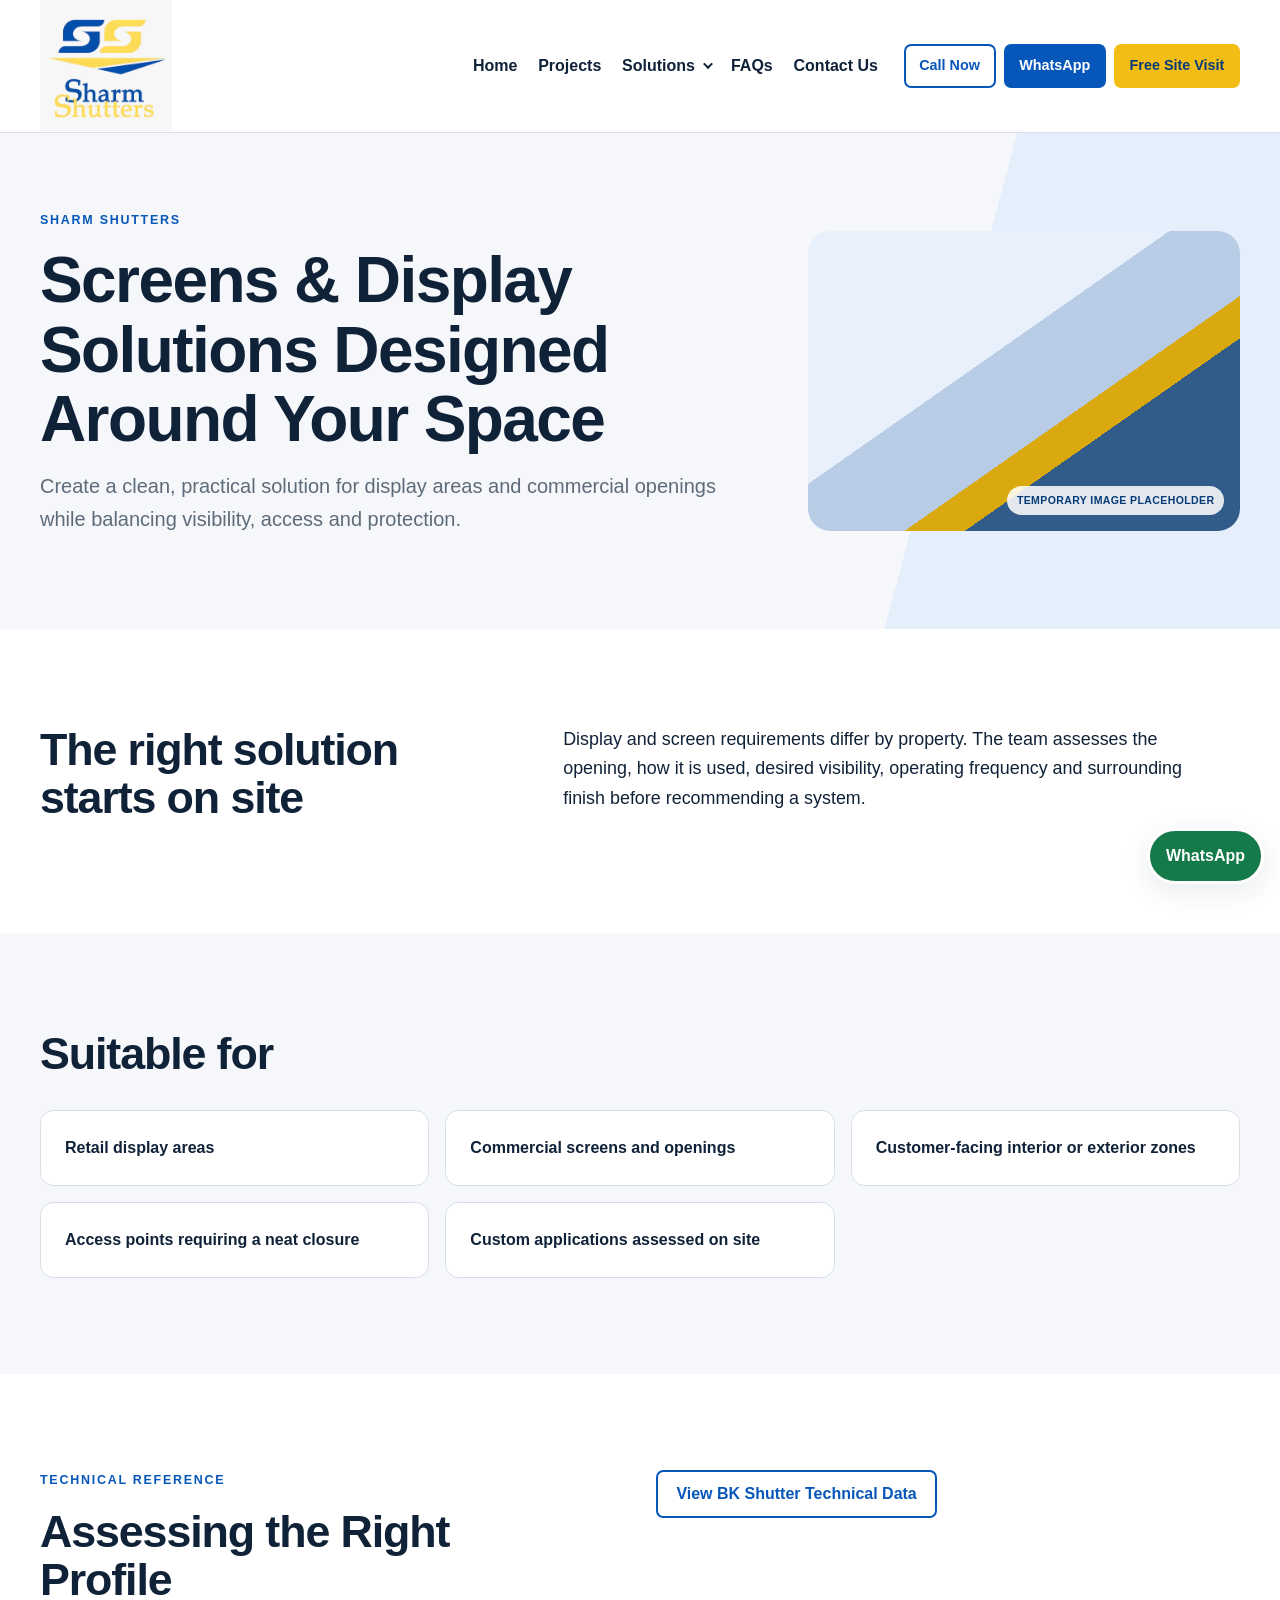
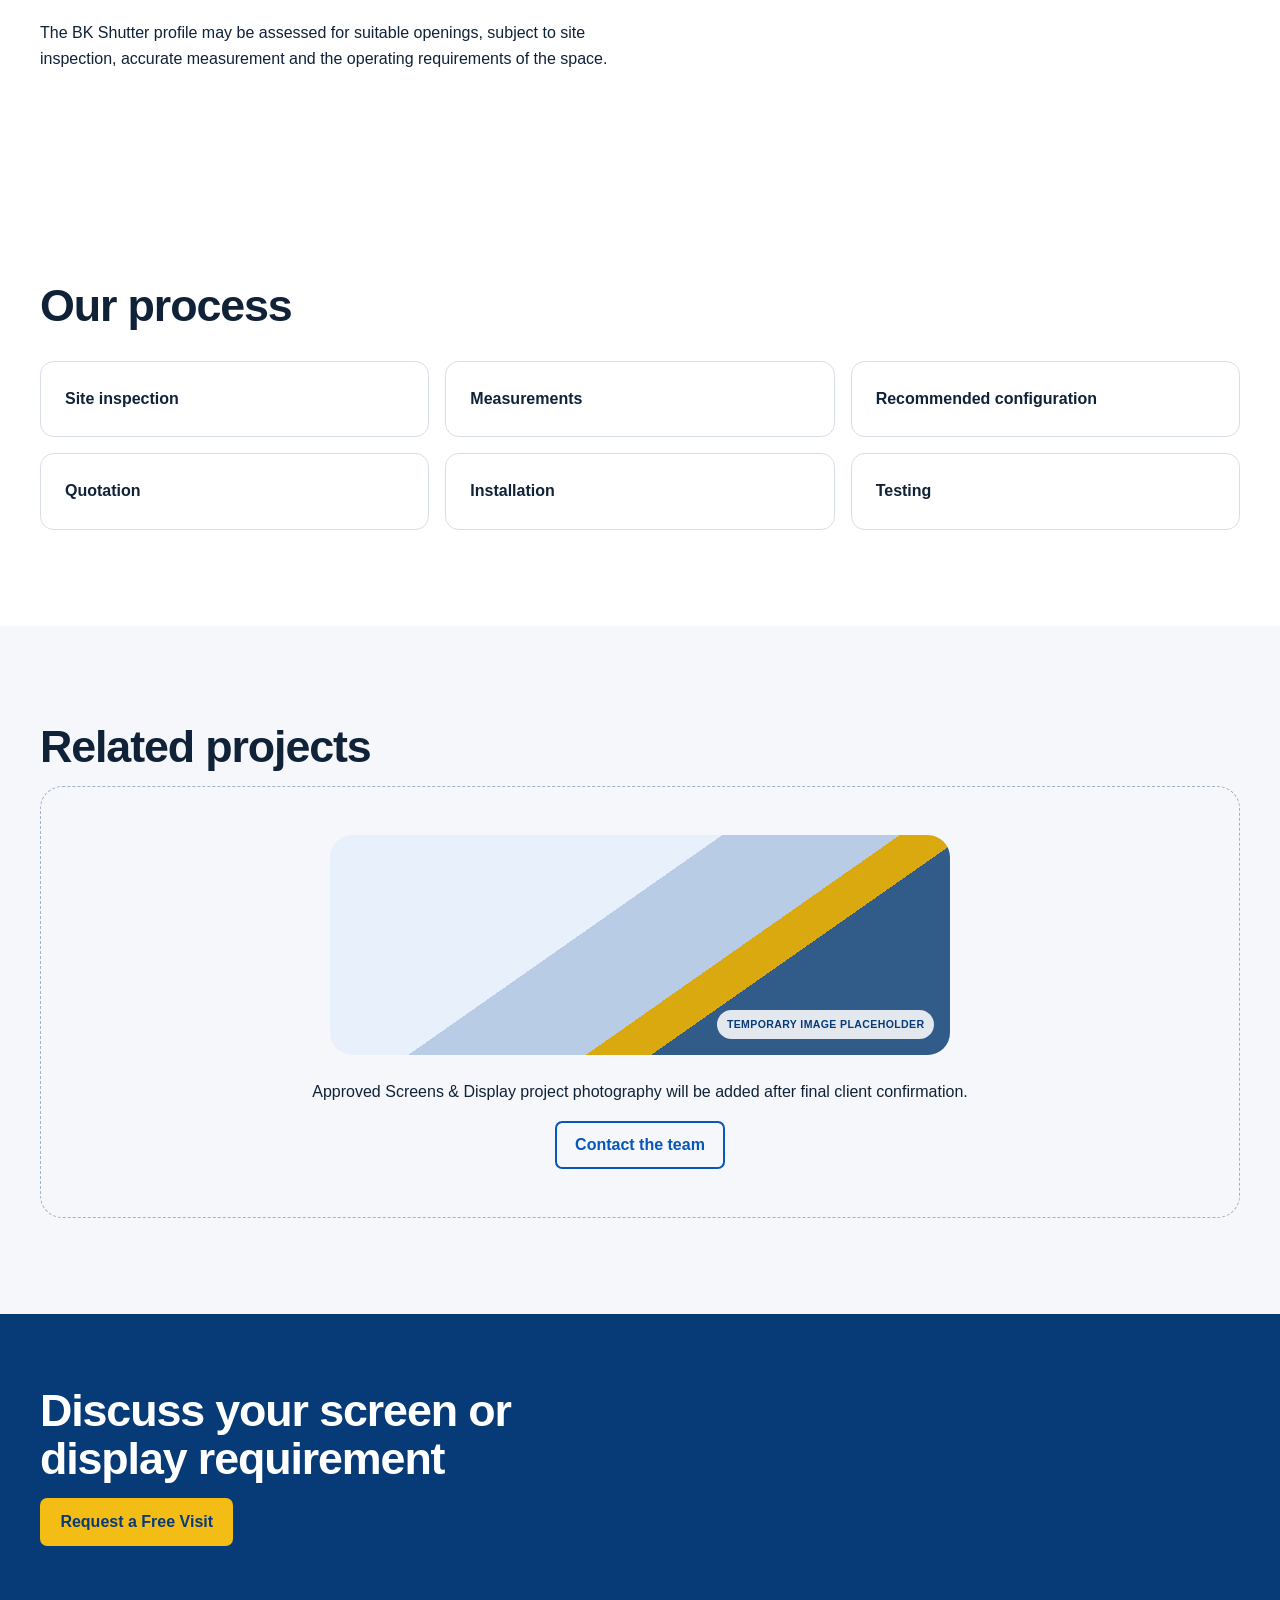
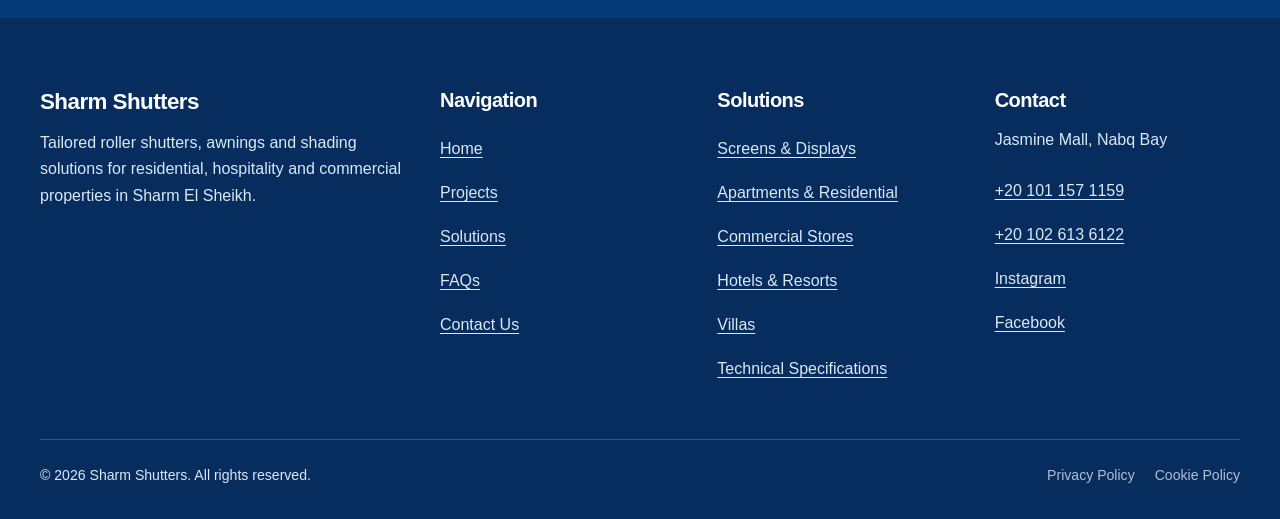
<file: screens-display.html>
﻿<!doctype html><html lang="en"><head><meta charset="utf-8"><meta name="viewport" content="width=device-width,initial-scale=1"><title>Screens & Display Solutions in Sharm El Sheikh</title><meta name="description" content="Tailored shutter and display-area solutions for commercial properties in Sharm El Sheikh. Free inspection and measurements."><link rel="stylesheet" href="assets/css/variables.css"><link rel="stylesheet" href="assets/css/base.css"><link rel="stylesheet" href="assets/css/components.css"><link rel="stylesheet" href="assets/css/pages.css"><link rel="stylesheet" href="assets/css/responsive.css"><script src="assets/js/main.js" defer></script></head><body><a class="skip-link" href="#main-content">Skip to main content</a><!-- Header --><header class="site-header"><div class="container site-header__inner"><a class="site-header__logo" href="index.html" aria-label="Sharm Shutters home"><img src="assets/images/brand/sharm-shutters-logo.jpg" alt="Sharm Shutters"></a><button class="menu-button" type="button" aria-expanded="false" aria-controls="primary-navigation" aria-label="Open main menu" data-menu-button><span class="menu-button__lines" aria-hidden="true"></span></button><nav class="site-nav" id="primary-navigation" aria-label="Main navigation" data-navigation hidden><ul class="site-nav__list"><li><a href="index.html">Home</a></li><li><a href="projects.html">Projects</a></li><li class="site-nav__item--has-submenu"><button class="site-nav__toggle" type="button" aria-expanded="false" aria-controls="solutions-menu" data-submenu-button>Solutions</button><ul class="site-nav__submenu" id="solutions-menu" data-submenu hidden><li><a href="solutions.html">Solutions Overview</a></li><li><a href="screens-display.html" aria-current="page">Screens &amp; Display Solutions</a></li><li><a href="apartments-residential.html">Apartments &amp; Residential Units</a></li><li><a href="commercial-stores.html">Commercial Stores</a></li><li><a href="hotels-resorts.html">Hotels &amp; Resorts</a></li><li><a href="villas.html">Villas</a></li></ul></li><li><a href="faqs.html">FAQs</a></li><li><a href="contact.html">Contact Us</a></li></ul></nav><div class="site-header__actions"><a class="button button--outline button--small" href="tel:+201011571159">Call Now</a><a class="button button--primary button--small" href="https://wa.me/201011571159?text=Hello%20Sharm%20Shutters%2C%20I%20would%20like%20to%20arrange%20a%20free%20site%20visit.">WhatsApp</a><a class="button button--accent button--small" href="contact.html#free-site-visit">Free Site Visit</a></div></div></header><!-- Main --><main id="main-content"><!-- Page Hero --><section class="page-hero"><div class="container page-hero__grid"><div><p class="eyebrow">Sharm Shutters</p><h1>Screens & Display Solutions Designed Around Your Space</h1><p class="lead">Create a clean, practical solution for display areas and commercial openings while balancing visibility, access and protection.</p></div><div class="placeholder page-hero__visual" role="img" aria-label="Temporary geometric architectural image placeholder"></div></div></section><!-- Introduction --><section class="section"><div class="container intro-grid"><h2>The right solution starts on site</h2><p>Display and screen requirements differ by property. The team assesses the opening, how it is used, desired visibility, operating frequency and surrounding finish before recommending a system.</p></div></section><!-- Suitable Applications --><section class="section section--soft"><div class="container"><h2>Suitable for</h2><ul class="list-grid"><li>Retail display areas</li><li>Commercial screens and openings</li><li>Customer-facing interior or exterior zones</li><li>Access points requiring a neat closure</li><li>Custom applications assessed on site</li></ul></div></section><!-- Technical Reference --><section class="section"><div class="container content-grid"><div><p class="eyebrow">Technical reference</p><h2>Assessing the Right Profile</h2><p>The BK Shutter profile may be assessed for suitable openings, subject to site inspection, accurate measurement and the operating requirements of the space.</p></div><div><a class="button button--outline" href="technical-specifications.html">View BK Shutter Technical Data</a></div></div></section><!-- Process --><section class="section"><div class="container"><h2>Our process</h2><ul class="list-grid"><li>Site inspection</li><li>Measurements</li><li>Recommended configuration</li><li>Quotation</li><li>Installation</li><li>Testing</li></ul></div></section><!-- Related Projects --><section class="section section--soft"><div class="container"><h2>Related projects</h2><div class="empty-state"><div class="placeholder" role="img" aria-label="Temporary category image placeholder"></div><p>Approved Screens & Display project photography will be added after final client confirmation.</p><a class="button button--outline" href="contact.html#free-site-visit">Contact the team</a></div></div></section><!-- CTA --><section class="cta-band"><div class="container"><h2>Discuss your screen or display requirement</h2><a class="button button--accent" href="contact.html#free-site-visit">Request a Free Visit</a></div></section></main><!-- Footer --><footer class="site-footer"><div class="container"><div class="site-footer__grid"><div><h2>Sharm Shutters</h2><p>Tailored roller shutters, awnings and shading solutions for residential, hospitality and commercial properties in Sharm El Sheikh.</p></div><div><h3>Navigation</h3><ul><li><a href="index.html">Home</a></li><li><a href="projects.html">Projects</a></li><li><a href="solutions.html">Solutions</a></li><li><a href="faqs.html">FAQs</a></li><li><a href="contact.html">Contact Us</a></li></ul></div><div><h3>Solutions</h3><ul><li><a href="screens-display.html">Screens &amp; Displays</a></li><li><a href="apartments-residential.html">Apartments &amp; Residential</a></li><li><a href="commercial-stores.html">Commercial Stores</a></li><li><a href="hotels-resorts.html">Hotels &amp; Resorts</a></li><li><a href="villas.html">Villas</a></li><li><a href="technical-specifications.html">Technical Specifications</a></li></ul></div><div><h3>Contact</h3><p>Jasmine Mall, Nabq Bay</p><a href="tel:+201011571159">+20 101 157 1159</a><br><a href="tel:+201026136122">+20 102 613 6122</a><br><a href="https://www.instagram.com/sharm_shutters/">Instagram</a><br><a href="https://www.facebook.com/SharmShutters/">Facebook</a></div></div><div class="site-footer__legal"><span>&copy; 2026 Sharm Shutters. All rights reserved.</span><!-- Connect approved Privacy Policy and Cookie Policy pages before publishing. --><div class="site-footer__legal-items"><span>Privacy Policy</span><span>Cookie Policy</span></div></div></div></footer><a class="whatsapp-float" href="https://wa.me/201011571159?text=Hello%20Sharm%20Shutters%2C%20I%20would%20like%20to%20arrange%20a%20free%20site%20visit." aria-label="Chat with Sharm Shutters on WhatsApp"><span>WhatsApp</span></a></body></html>
</file>
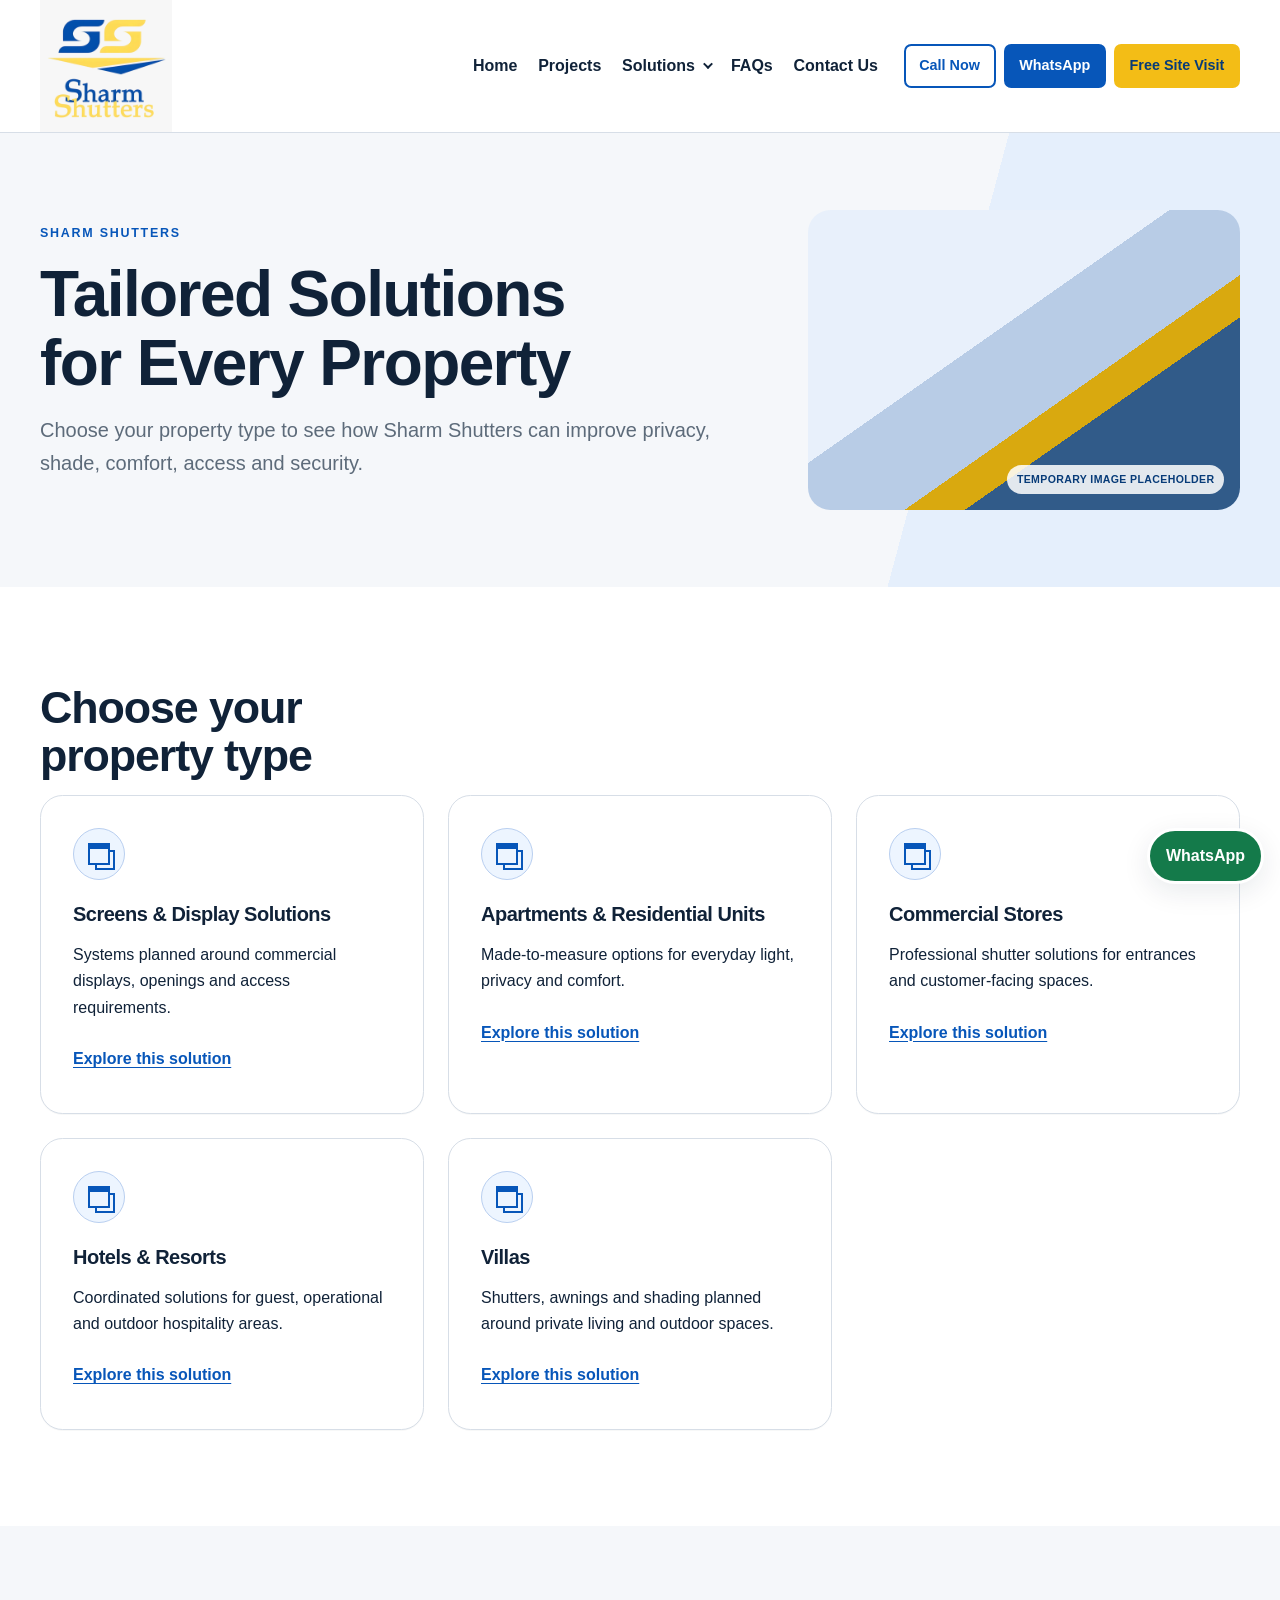
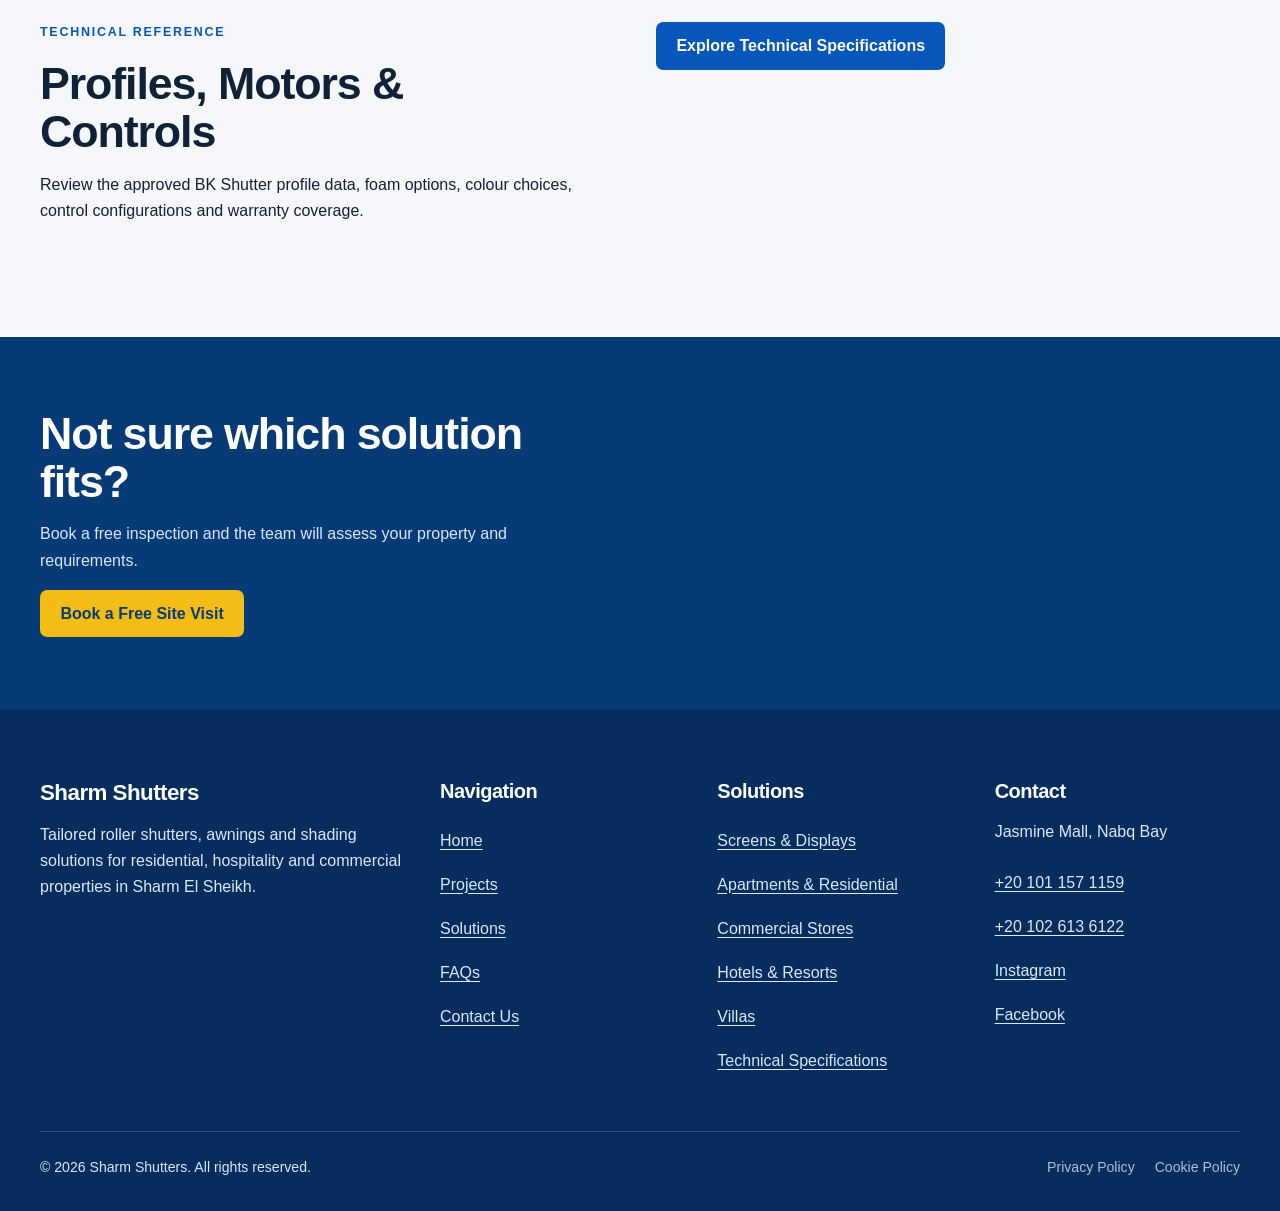
<file: solutions.html>
﻿<!doctype html><html lang="en"><head><meta charset="utf-8"><meta name="viewport" content="width=device-width,initial-scale=1"><title>Shutter Solutions in Sharm El Sheikh | Sharm Shutters</title><meta name="description" content="Explore shutter, awning and shading solutions for homes, villas, stores, hotels and resorts in Sharm El Sheikh."><link rel="stylesheet" href="assets/css/variables.css"><link rel="stylesheet" href="assets/css/base.css"><link rel="stylesheet" href="assets/css/components.css"><link rel="stylesheet" href="assets/css/pages.css"><link rel="stylesheet" href="assets/css/responsive.css"><script src="assets/js/main.js" defer></script></head><body><a class="skip-link" href="#main-content">Skip to main content</a><!-- Header --><header class="site-header"><div class="container site-header__inner"><a class="site-header__logo" href="index.html" aria-label="Sharm Shutters home"><img src="assets/images/brand/sharm-shutters-logo.jpg" alt="Sharm Shutters"></a><button class="menu-button" type="button" aria-expanded="false" aria-controls="primary-navigation" aria-label="Open main menu" data-menu-button><span class="menu-button__lines" aria-hidden="true"></span></button><nav class="site-nav" id="primary-navigation" aria-label="Main navigation" data-navigation hidden><ul class="site-nav__list"><li><a href="index.html">Home</a></li><li><a href="projects.html">Projects</a></li><li class="site-nav__item--has-submenu"><button class="site-nav__toggle" type="button" aria-expanded="false" aria-controls="solutions-menu" data-submenu-button>Solutions</button><ul class="site-nav__submenu" id="solutions-menu" data-submenu hidden><li><a href="solutions.html" aria-current="page">Solutions Overview</a></li><li><a href="screens-display.html">Screens &amp; Display Solutions</a></li><li><a href="apartments-residential.html">Apartments &amp; Residential Units</a></li><li><a href="commercial-stores.html">Commercial Stores</a></li><li><a href="hotels-resorts.html">Hotels &amp; Resorts</a></li><li><a href="villas.html">Villas</a></li></ul></li><li><a href="faqs.html">FAQs</a></li><li><a href="contact.html">Contact Us</a></li></ul></nav><div class="site-header__actions"><a class="button button--outline button--small" href="tel:+201011571159">Call Now</a><a class="button button--primary button--small" href="https://wa.me/201011571159?text=Hello%20Sharm%20Shutters%2C%20I%20would%20like%20to%20arrange%20a%20free%20site%20visit.">WhatsApp</a><a class="button button--accent button--small" href="contact.html#free-site-visit">Free Site Visit</a></div></div></header><!-- Main --><main id="main-content"><!-- Page Hero --><section class="page-hero"><div class="container page-hero__grid"><div><p class="eyebrow">Sharm Shutters</p><h1>Tailored Solutions for Every Property</h1><p class="lead">Choose your property type to see how Sharm Shutters can improve privacy, shade, comfort, access and security.</p></div><div class="placeholder page-hero__visual" role="img" aria-label="Temporary geometric architectural image placeholder"></div></div></section><!-- Solutions --><section class="section"><div class="container"><h2>Choose your property type</h2><div class="solutions-grid"><article class="card"><div class="card__icon card__icon--shape" aria-hidden="true"></div><h3>Screens &amp; Display Solutions</h3><p>Systems planned around commercial displays, openings and access requirements.</p><a class="card__link" href="screens-display.html">Explore this solution</a></article><article class="card"><div class="card__icon card__icon--shape" aria-hidden="true"></div><h3>Apartments &amp; Residential Units</h3><p>Made-to-measure options for everyday light, privacy and comfort.</p><a class="card__link" href="apartments-residential.html">Explore this solution</a></article><article class="card"><div class="card__icon card__icon--shape" aria-hidden="true"></div><h3>Commercial Stores</h3><p>Professional shutter solutions for entrances and customer-facing spaces.</p><a class="card__link" href="commercial-stores.html">Explore this solution</a></article><article class="card"><div class="card__icon card__icon--shape" aria-hidden="true"></div><h3>Hotels &amp; Resorts</h3><p>Coordinated solutions for guest, operational and outdoor hospitality areas.</p><a class="card__link" href="hotels-resorts.html">Explore this solution</a></article><article class="card"><div class="card__icon card__icon--shape" aria-hidden="true"></div><h3>Villas</h3><p>Shutters, awnings and shading planned around private living and outdoor spaces.</p><a class="card__link" href="villas.html">Explore this solution</a></article></div></div></section><!-- Technical Reference --><section class="section section--soft"><div class="container content-grid"><div><p class="eyebrow">Technical reference</p><h2>Profiles, Motors &amp; Controls</h2><p>Review the approved BK Shutter profile data, foam options, colour choices, control configurations and warranty coverage.</p></div><div><a class="button button--primary" href="technical-specifications.html">Explore Technical Specifications</a></div></div></section><!-- CTA --><section class="cta-band"><div class="container"><h2>Not sure which solution fits?</h2><p>Book a free inspection and the team will assess your property and requirements.</p><a class="button button--accent" href="contact.html#free-site-visit">Book a Free Site Visit</a></div></section></main><!-- Footer --><footer class="site-footer"><div class="container"><div class="site-footer__grid"><div><h2>Sharm Shutters</h2><p>Tailored roller shutters, awnings and shading solutions for residential, hospitality and commercial properties in Sharm El Sheikh.</p></div><div><h3>Navigation</h3><ul><li><a href="index.html">Home</a></li><li><a href="projects.html">Projects</a></li><li><a href="solutions.html">Solutions</a></li><li><a href="faqs.html">FAQs</a></li><li><a href="contact.html">Contact Us</a></li></ul></div><div><h3>Solutions</h3><ul><li><a href="screens-display.html">Screens &amp; Displays</a></li><li><a href="apartments-residential.html">Apartments &amp; Residential</a></li><li><a href="commercial-stores.html">Commercial Stores</a></li><li><a href="hotels-resorts.html">Hotels &amp; Resorts</a></li><li><a href="villas.html">Villas</a></li><li><a href="technical-specifications.html">Technical Specifications</a></li></ul></div><div><h3>Contact</h3><p>Jasmine Mall, Nabq Bay</p><a href="tel:+201011571159">+20 101 157 1159</a><br><a href="tel:+201026136122">+20 102 613 6122</a><br><a href="https://www.instagram.com/sharm_shutters/">Instagram</a><br><a href="https://www.facebook.com/SharmShutters/">Facebook</a></div></div><div class="site-footer__legal"><span>&copy; 2026 Sharm Shutters. All rights reserved.</span><!-- Connect approved Privacy Policy and Cookie Policy pages before publishing. --><div class="site-footer__legal-items"><span>Privacy Policy</span><span>Cookie Policy</span></div></div></div></footer><a class="whatsapp-float" href="https://wa.me/201011571159?text=Hello%20Sharm%20Shutters%2C%20I%20would%20like%20to%20arrange%20a%20free%20site%20visit." aria-label="Chat with Sharm Shutters on WhatsApp"><span>WhatsApp</span></a></body></html>
</file>
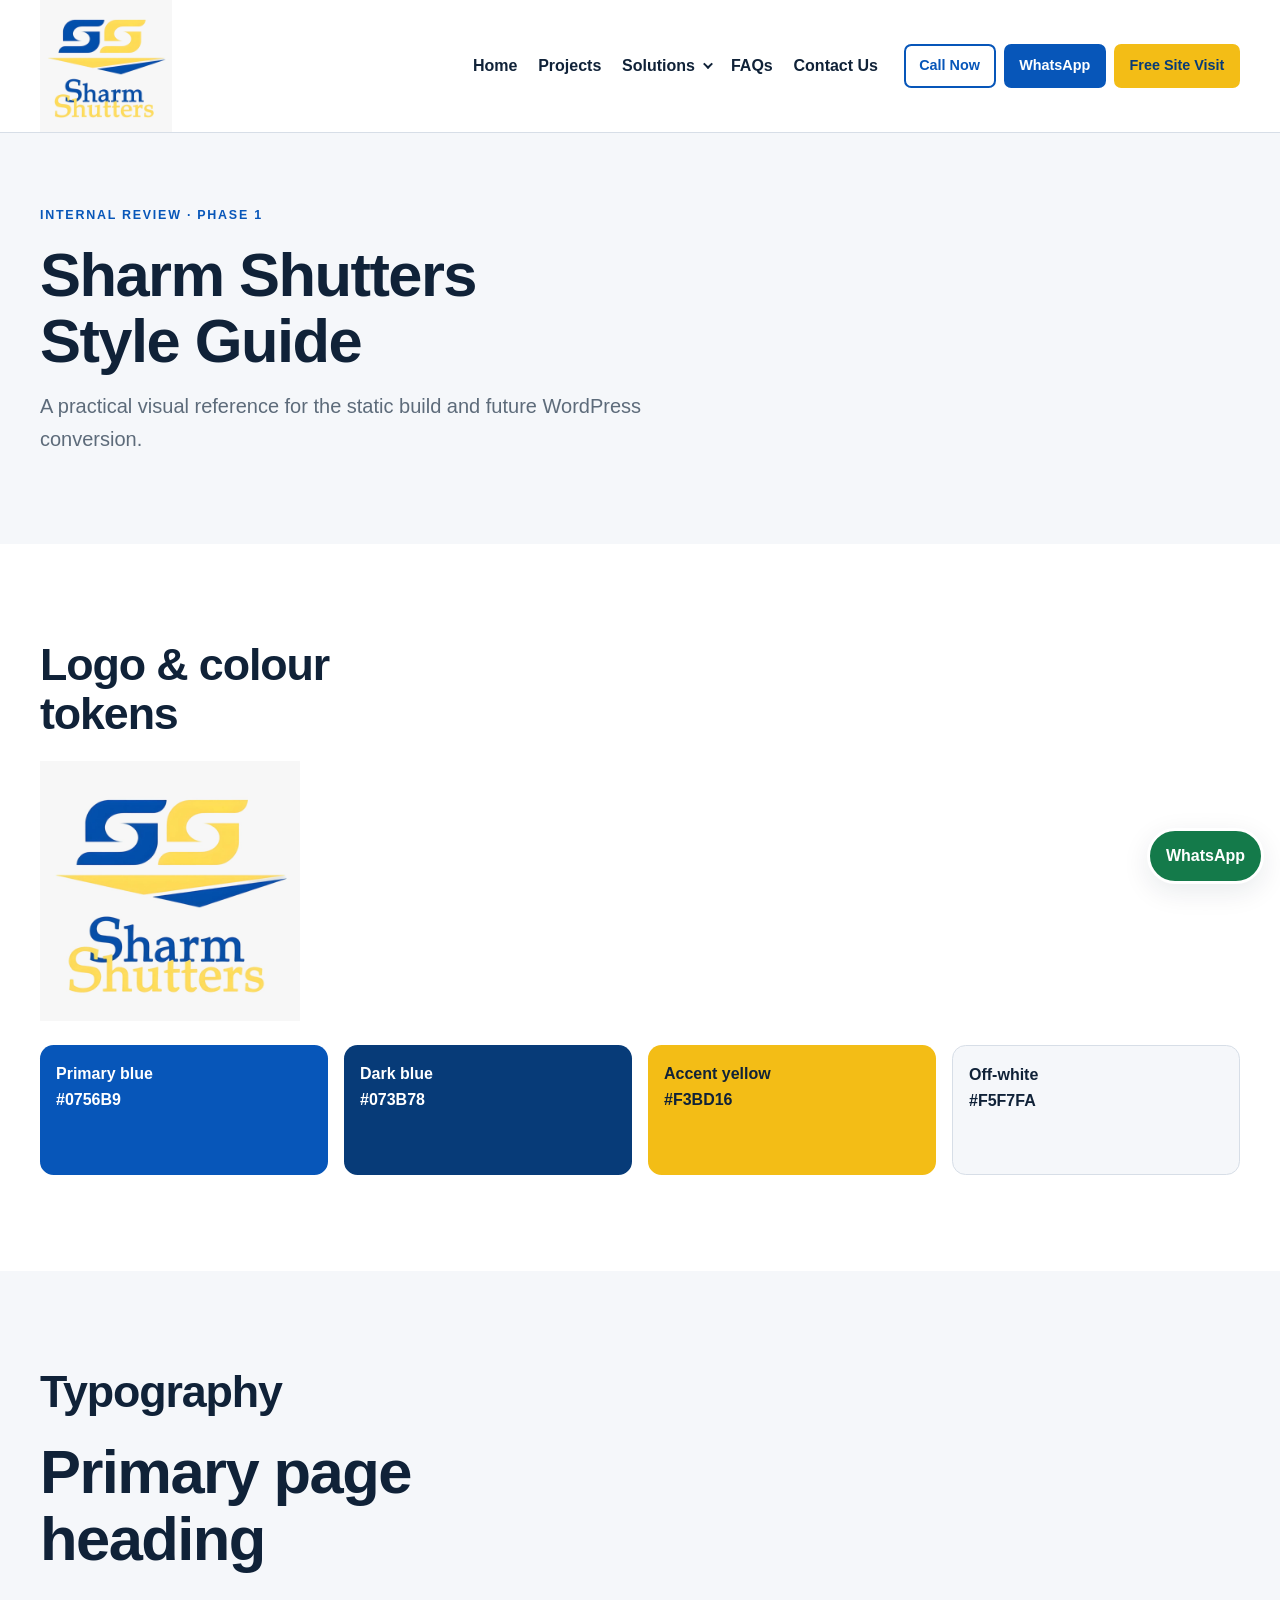
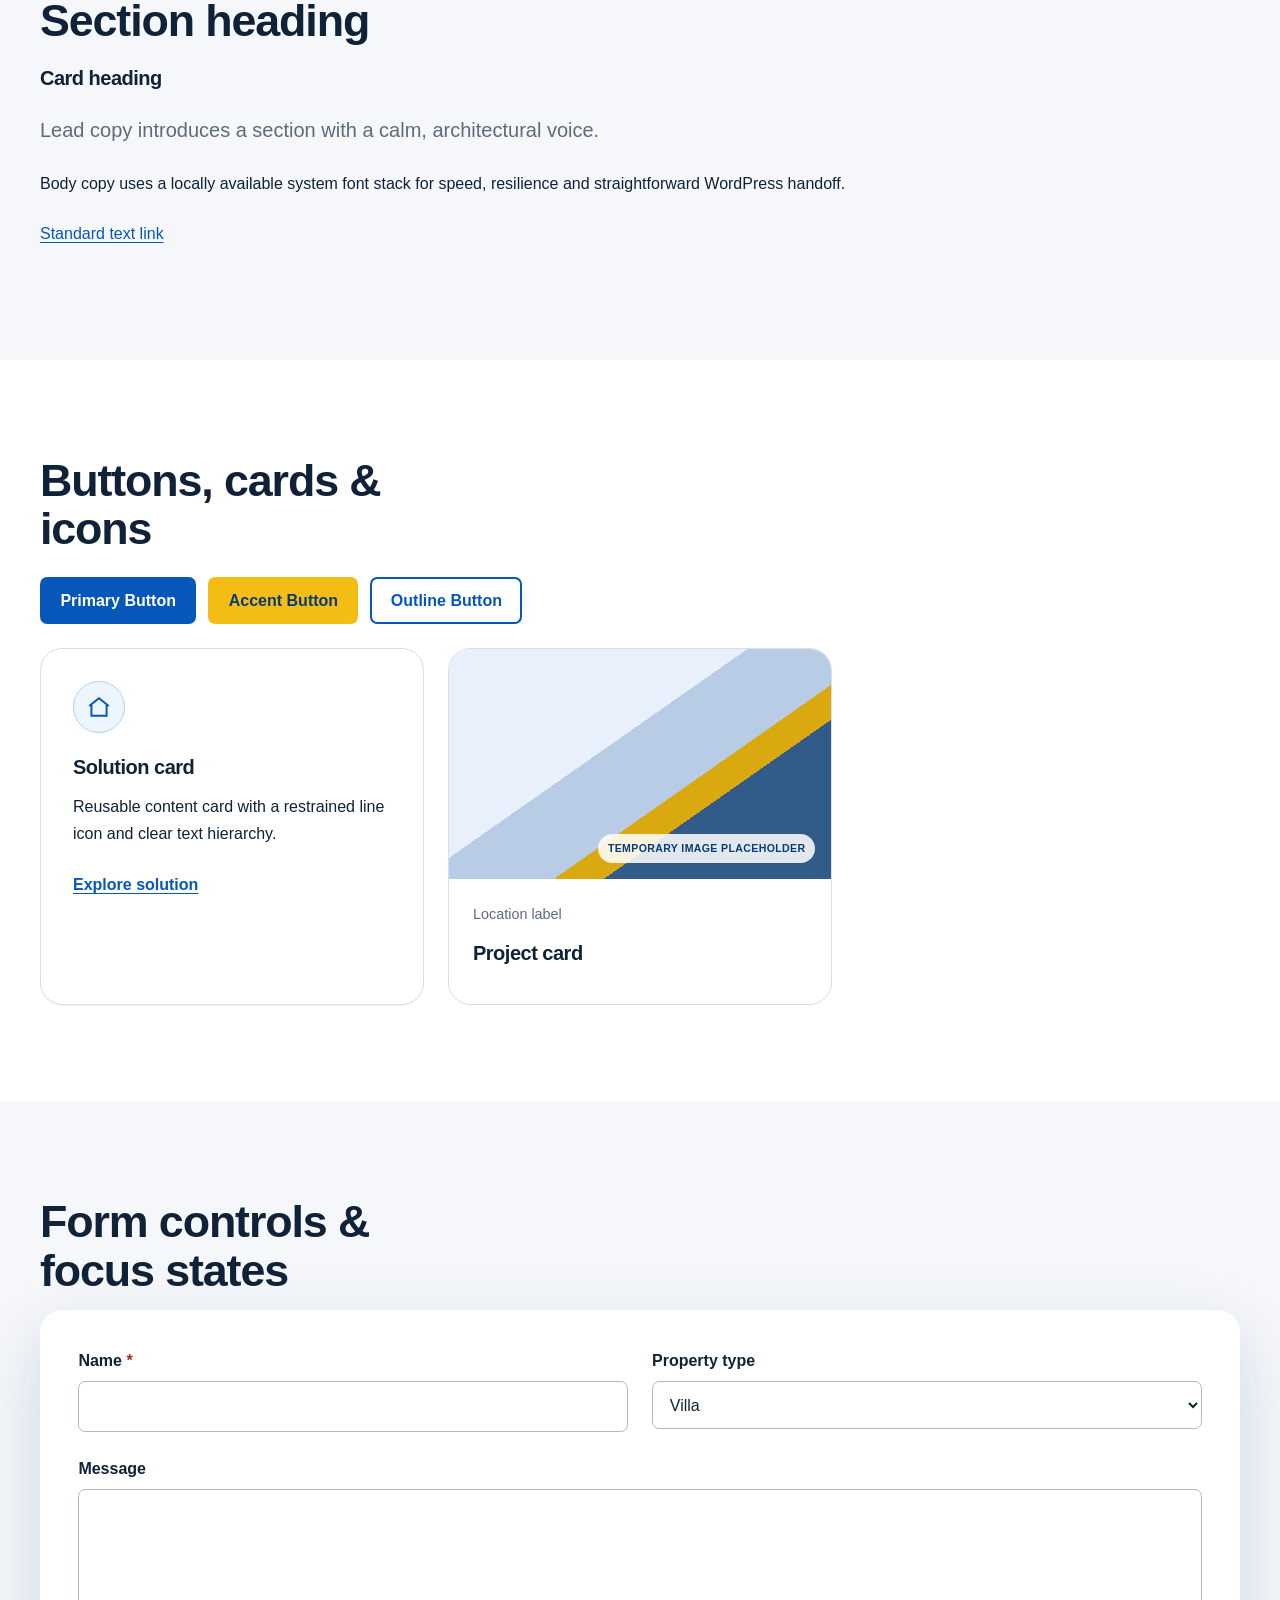
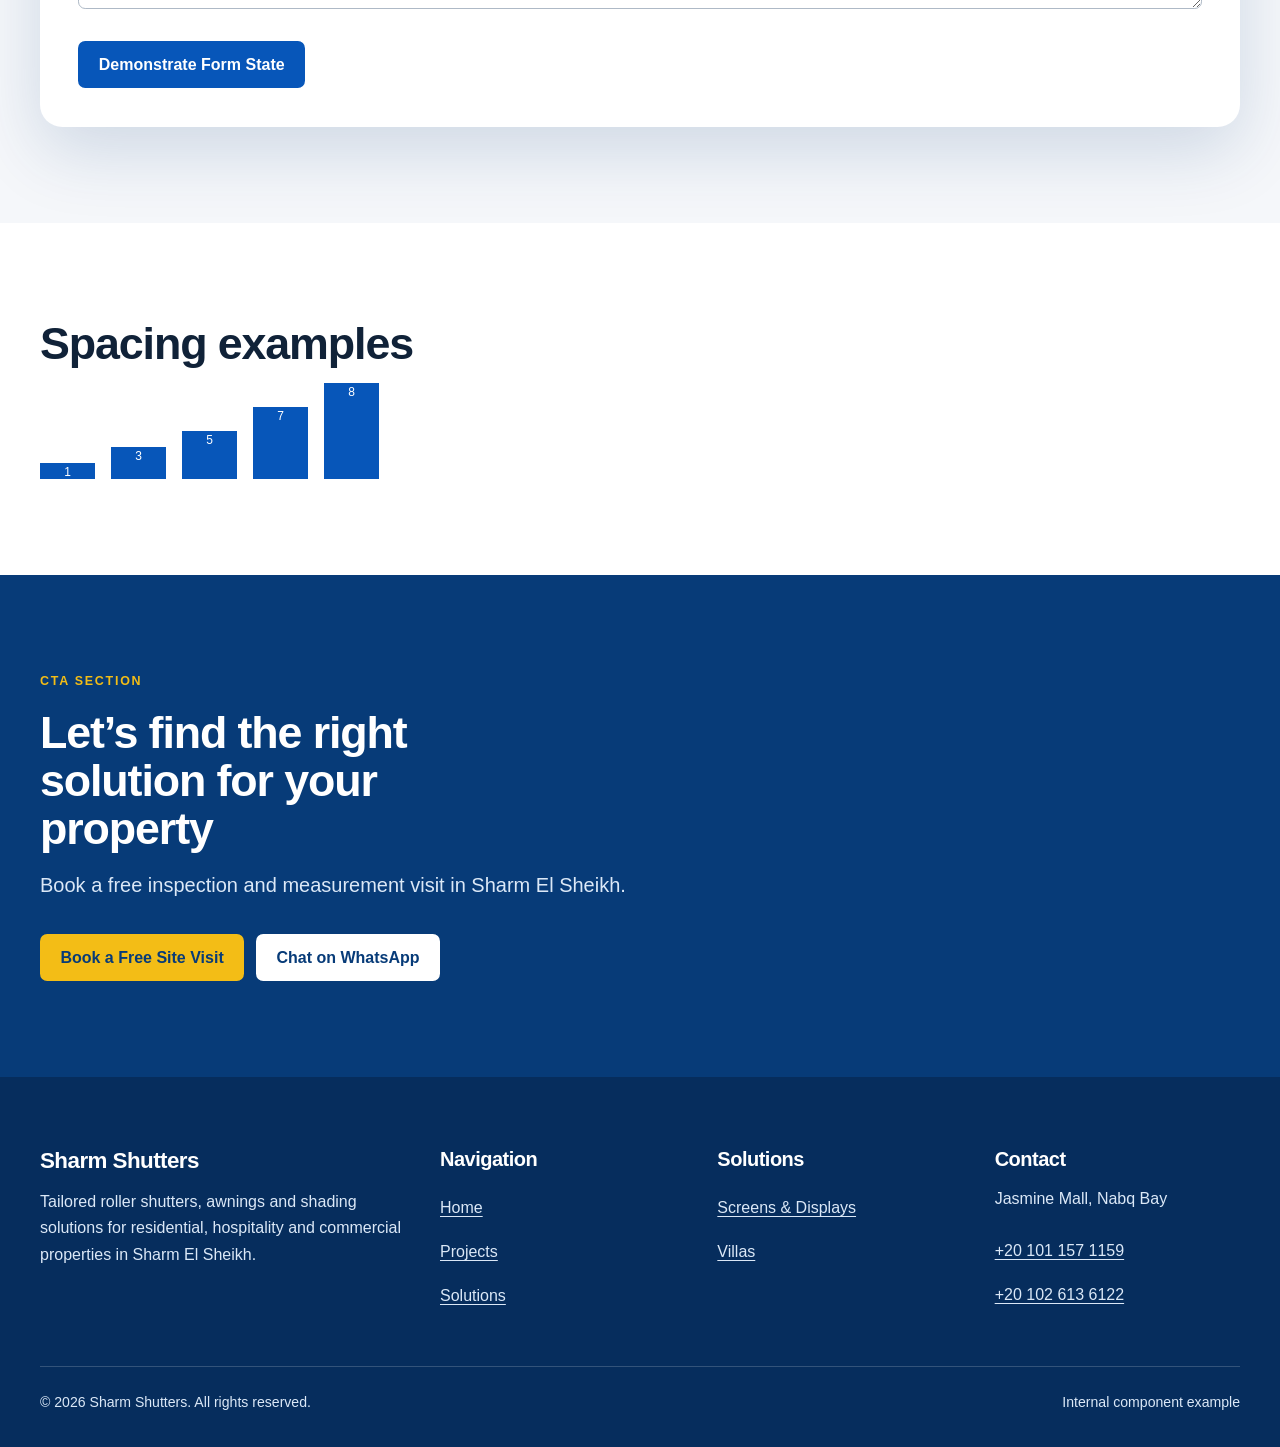
<file: style-guide.html>
﻿<!doctype html>
<html lang="en"><head><meta charset="utf-8"><meta name="viewport" content="width=device-width, initial-scale=1"><meta name="robots" content="noindex,nofollow"><title>Internal Style Guide | Sharm Shutters</title><link rel="stylesheet" href="assets/css/variables.css"><link rel="stylesheet" href="assets/css/base.css"><link rel="stylesheet" href="assets/css/components.css"><link rel="stylesheet" href="assets/css/pages.css"><link rel="stylesheet" href="assets/css/responsive.css"><script src="assets/js/main.js" defer></script></head>
<body><a class="skip-link" href="#main-content">Skip to main content</a>
<!-- Header Example --><header class="site-header"><div class="container site-header__inner"><a class="site-header__logo" href="index.html" aria-label="Sharm Shutters home"><img src="assets/images/brand/sharm-shutters-logo.jpg" alt="Sharm Shutters"></a><button class="menu-button" type="button" aria-expanded="false" aria-controls="primary-navigation" aria-label="Open main menu" data-menu-button><span class="menu-button__lines" aria-hidden="true"></span></button><nav class="site-nav" id="primary-navigation" aria-label="Main navigation" data-navigation hidden><ul class="site-nav__list"><li><a href="index.html">Home</a></li><li><a href="projects.html">Projects</a></li><li class="site-nav__item--has-submenu"><button class="site-nav__toggle" type="button" aria-expanded="false" aria-controls="solutions-menu" data-submenu-button>Solutions</button><ul class="site-nav__submenu" id="solutions-menu" data-submenu hidden><li><a href="solutions.html">Solutions Overview</a></li><li><a href="screens-display.html">Screens &amp; Display Solutions</a></li><li><a href="apartments-residential.html">Apartments &amp; Residential Units</a></li><li><a href="commercial-stores.html">Commercial Stores</a></li><li><a href="hotels-resorts.html">Hotels &amp; Resorts</a></li><li><a href="villas.html">Villas</a></li></ul></li><li><a href="faqs.html">FAQs</a></li><li><a href="contact.html">Contact Us</a></li></ul></nav><div class="site-header__actions"><a class="button button--outline button--small" href="tel:+201011571159">Call Now</a><a class="button button--primary button--small" href="https://wa.me/201011571159?text=Hello%20Sharm%20Shutters%2C%20I%20would%20like%20to%20arrange%20a%20free%20site%20visit.">WhatsApp</a><a class="button button--accent button--small" href="#cta">Free Site Visit</a></div></div></header>
<!-- Main --><main id="main-content"><section class="style-guide-hero"><div class="container"><p class="eyebrow">Internal review &middot; Phase 1</p><h1>Sharm Shutters Style Guide</h1><p class="lead">A practical visual reference for the static build and future WordPress conversion.</p></div></section>
<!-- Logo and Colours --><section class="section"><div class="container component-stack"><h2>Logo &amp; colour tokens</h2><img src="assets/images/brand/sharm-shutters-logo.jpg" alt="Sharm Shutters logo" width="260"><div class="style-grid"><div class="style-swatch style-swatch--primary">Primary blue<br>#0756B9</div><div class="style-swatch style-swatch--dark">Dark blue<br>#073B78</div><div class="style-swatch style-swatch--accent">Accent yellow<br>#F3BD16</div><div class="style-swatch style-swatch--surface">Off-white<br>#F5F7FA</div></div></div></section>
<!-- Typography --><section class="section section--soft"><div class="container component-stack"><h2>Typography</h2><p class="type-h1">Primary page heading</p><h2>Section heading</h2><h3>Card heading</h3><p class="lead">Lead copy introduces a section with a calm, architectural voice.</p><p>Body copy uses a locally available system font stack for speed, resilience and straightforward WordPress handoff.</p><p><a href="index.html">Standard text link</a></p></div></section>
<!-- Components --><section class="section"><div class="container component-stack"><h2>Buttons, cards &amp; icons</h2><div class="button-row"><a class="button button--primary" href="index.html">Primary Button</a><a class="button button--accent" href="index.html">Accent Button</a><a class="button button--outline" href="index.html">Outline Button</a></div><div class="solutions-grid"><article class="card"><div class="card__icon" aria-hidden="true"><svg viewBox="0 0 24 24" fill="none" stroke="currentColor" stroke-width="1.8"><path d="m3 11 9-7 9 7M5 10v10h14V10"/></svg></div><h3>Solution card</h3><p>Reusable content card with a restrained line icon and clear text hierarchy.</p><a class="card__link" href="villas.html">Explore solution</a></article><article class="project-card"><div class="placeholder" role="img" aria-label="Temporary image placeholder"></div><div class="project-card__body"><p class="project-card__meta">Location label</p><h3>Project card</h3></div></article></div></div></section>
<!-- Forms --><section class="section section--soft"><div class="container"><h2>Form controls &amp; focus states</h2><form class="form" data-demo-form><div class="form__grid"><div><label for="guide-name">Name <span class="form__required">*</span></label><input id="guide-name" required></div><div><label for="guide-type">Property type</label><select id="guide-type"><option>Villa</option><option>Apartment</option></select></div><div class="form__field--full"><label for="guide-message">Message</label><textarea id="guide-message"></textarea></div><div class="form__field--full"><button class="button button--primary" type="submit">Demonstrate Form State</button><p class="form__status" tabindex="-1" role="status" data-form-status hidden></p></div></div></form></div></section>
<!-- Spacing --><section class="section"><div class="container"><h2>Spacing examples</h2><div class="spacing-demo" aria-label="Spacing scale examples"><span style="height:16px">1</span><span style="height:32px">3</span><span style="height:48px">5</span><span style="height:72px">7</span><span style="height:96px">8</span></div></div></section>
<!-- CTA --><section class="section section--dark" id="cta"><div class="container"><p class="eyebrow">CTA section</p><h2>Let&rsquo;s find the right solution for your property</h2><p class="lead">Book a free inspection and measurement visit in Sharm El Sheikh.</p><div class="button-row"><a class="button button--accent" href="index.html#free-site-visit">Book a Free Site Visit</a><a class="button button--white" href="https://wa.me/201011571159?text=Hello%20Sharm%20Shutters%2C%20I%20would%20like%20to%20arrange%20a%20free%20site%20visit.">Chat on WhatsApp</a></div></div></section></main>
<!-- Footer Example --><footer class="site-footer"><div class="container"><div class="site-footer__grid"><div><h2>Sharm Shutters</h2><p>Tailored roller shutters, awnings and shading solutions for residential, hospitality and commercial properties in Sharm El Sheikh.</p></div><div><h3>Navigation</h3><ul><li><a href="index.html">Home</a></li><li><a href="projects.html">Projects</a></li><li><a href="solutions.html">Solutions</a></li></ul></div><div><h3>Solutions</h3><ul><li><a href="screens-display.html">Screens &amp; Displays</a></li><li><a href="villas.html">Villas</a></li></ul></div><div><h3>Contact</h3><p>Jasmine Mall, Nabq Bay</p><a href="tel:+201011571159">+20 101 157 1159</a><br><a href="tel:+201026136122">+20 102 613 6122</a></div></div><div class="site-footer__legal"><span>&copy; 2026 Sharm Shutters. All rights reserved.</span><span>Internal component example</span></div></div></footer>
<a class="whatsapp-float" href="https://wa.me/201011571159?text=Hello%20Sharm%20Shutters%2C%20I%20would%20like%20to%20arrange%20a%20free%20site%20visit." aria-label="Chat with Sharm Shutters on WhatsApp"><span>WhatsApp</span></a></body></html>
</file>
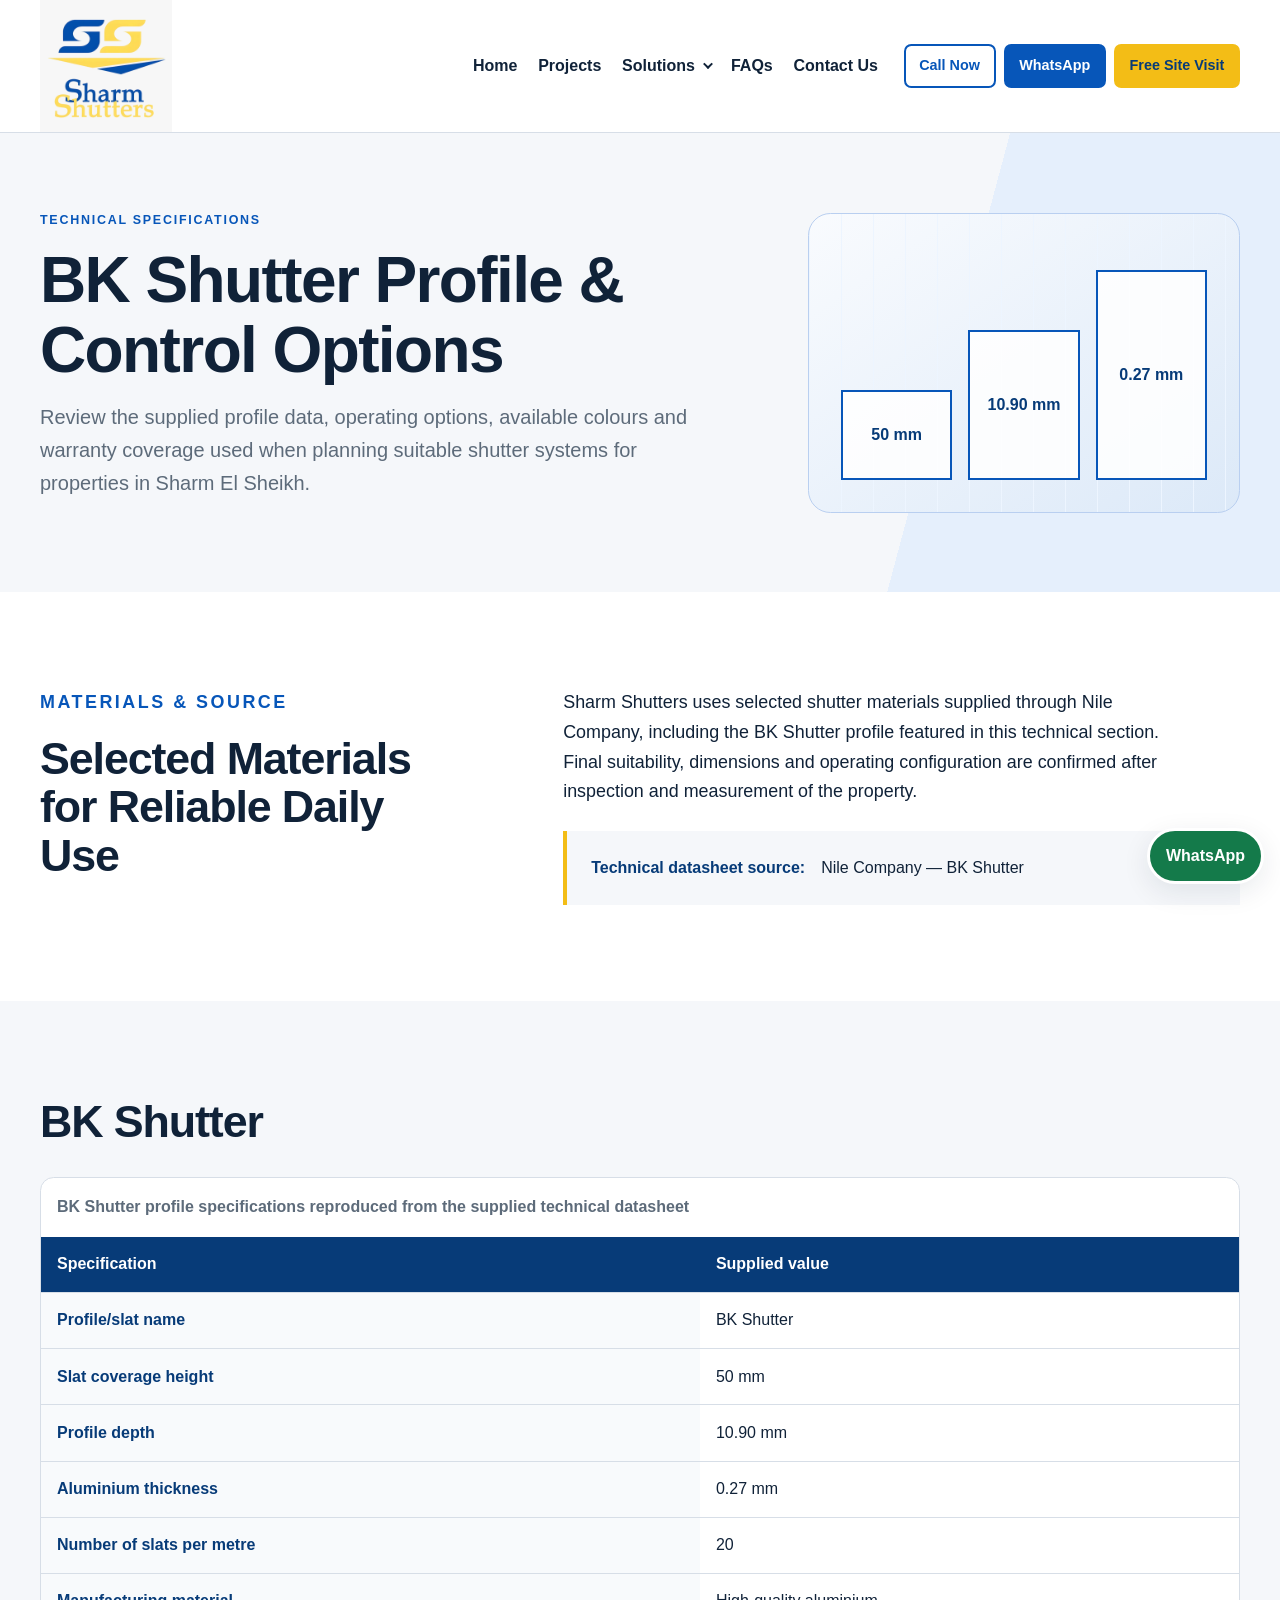
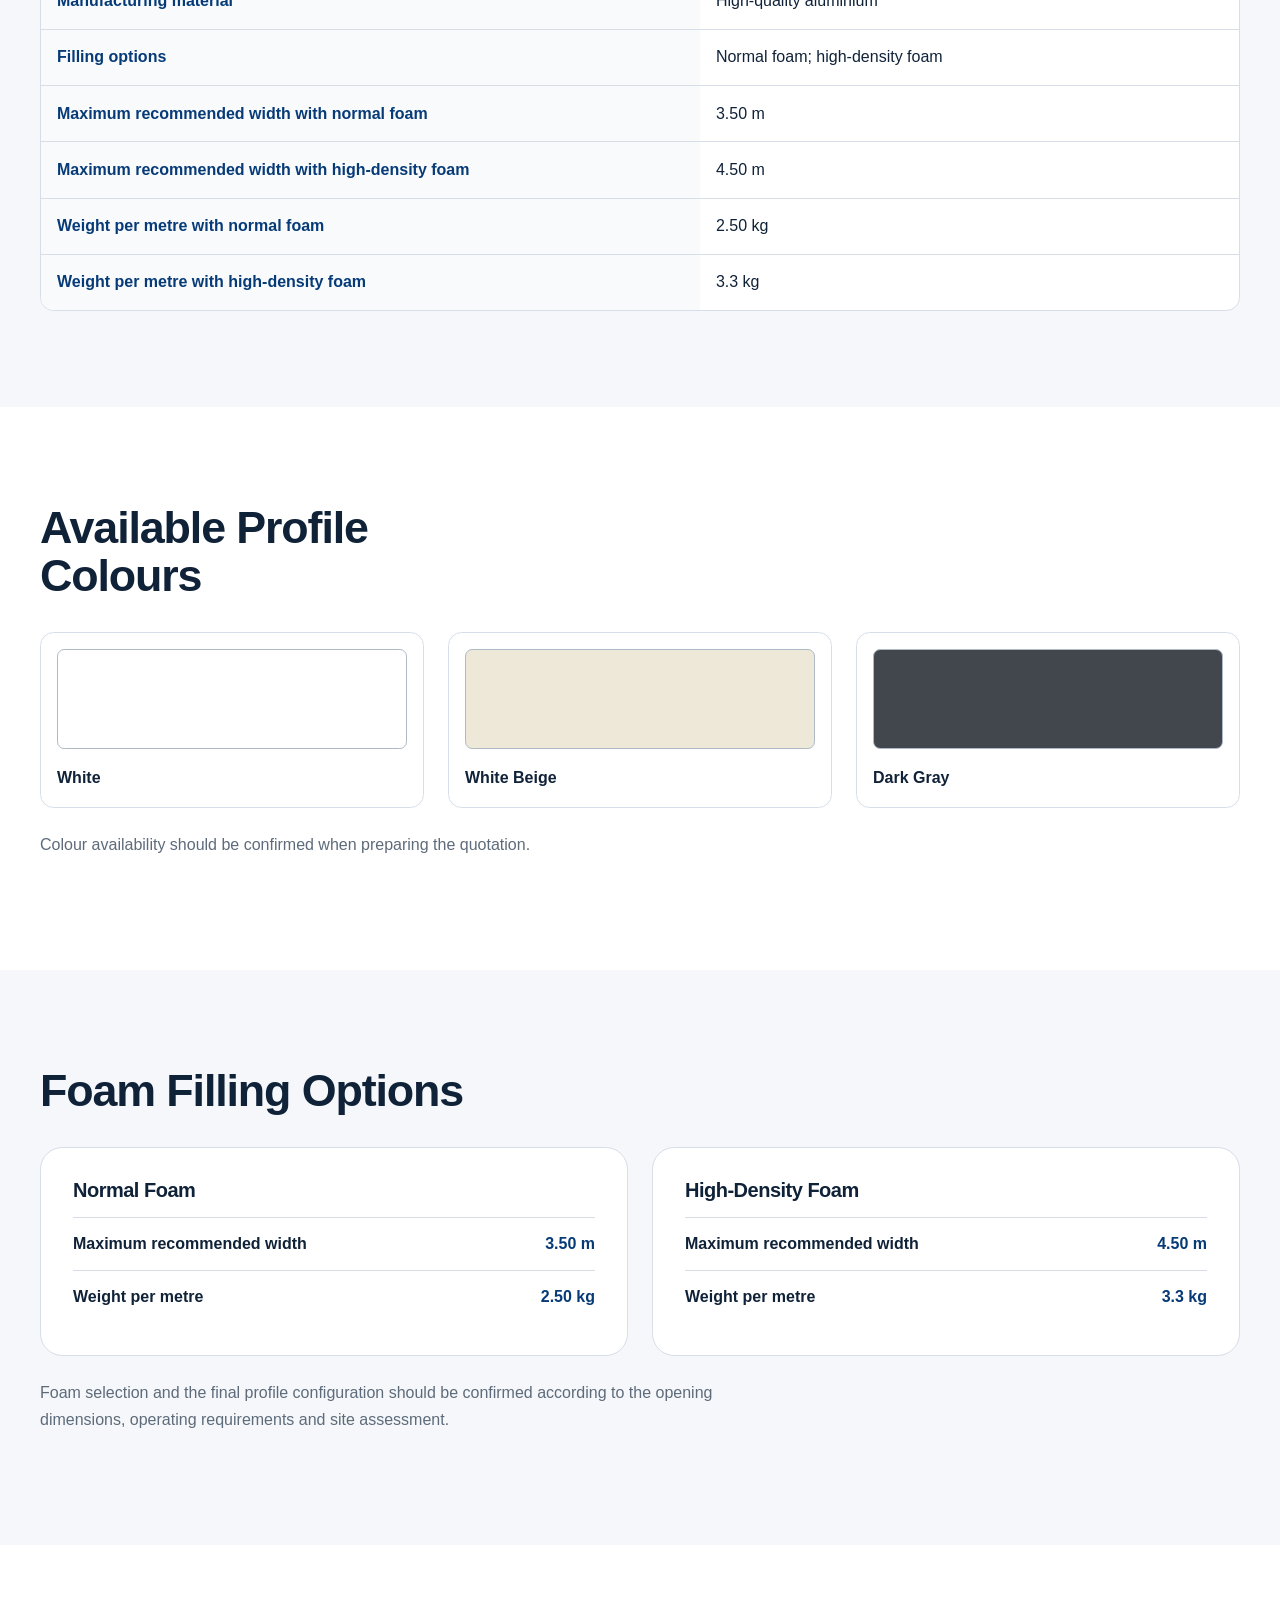
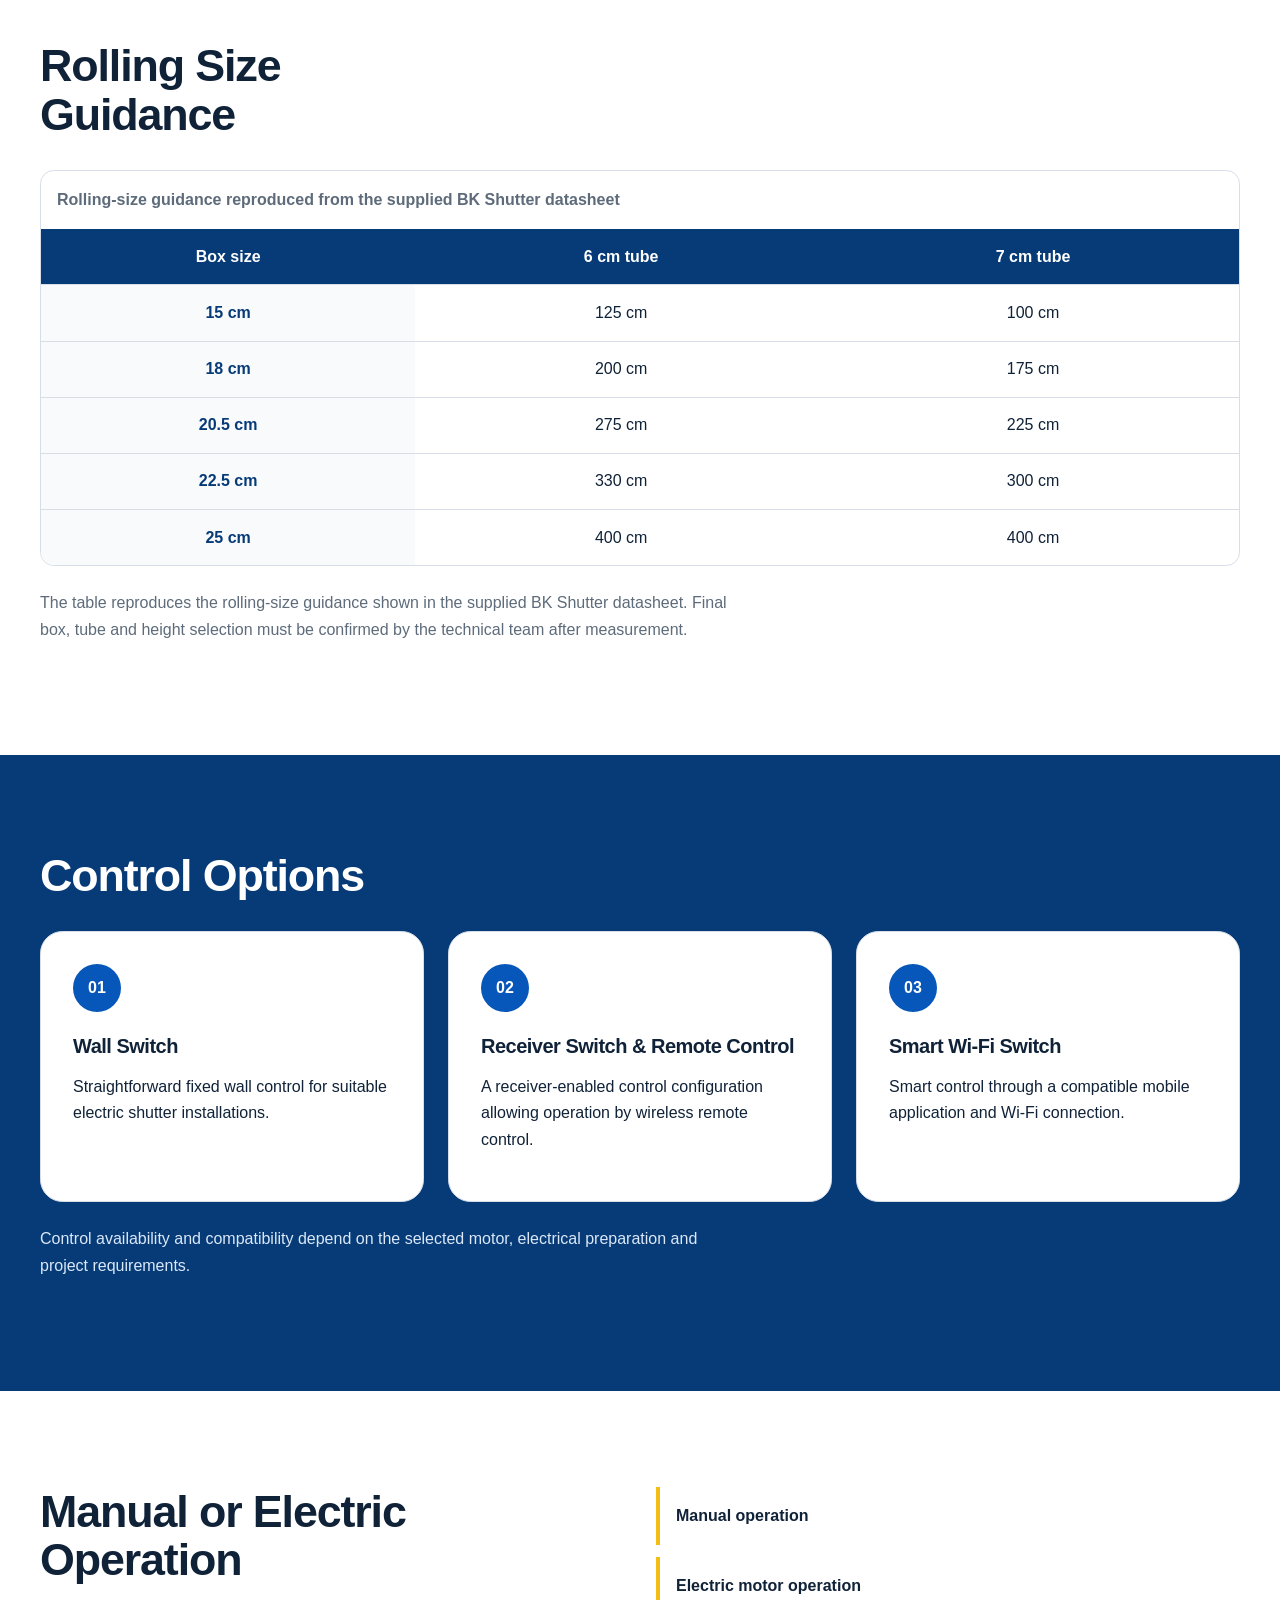
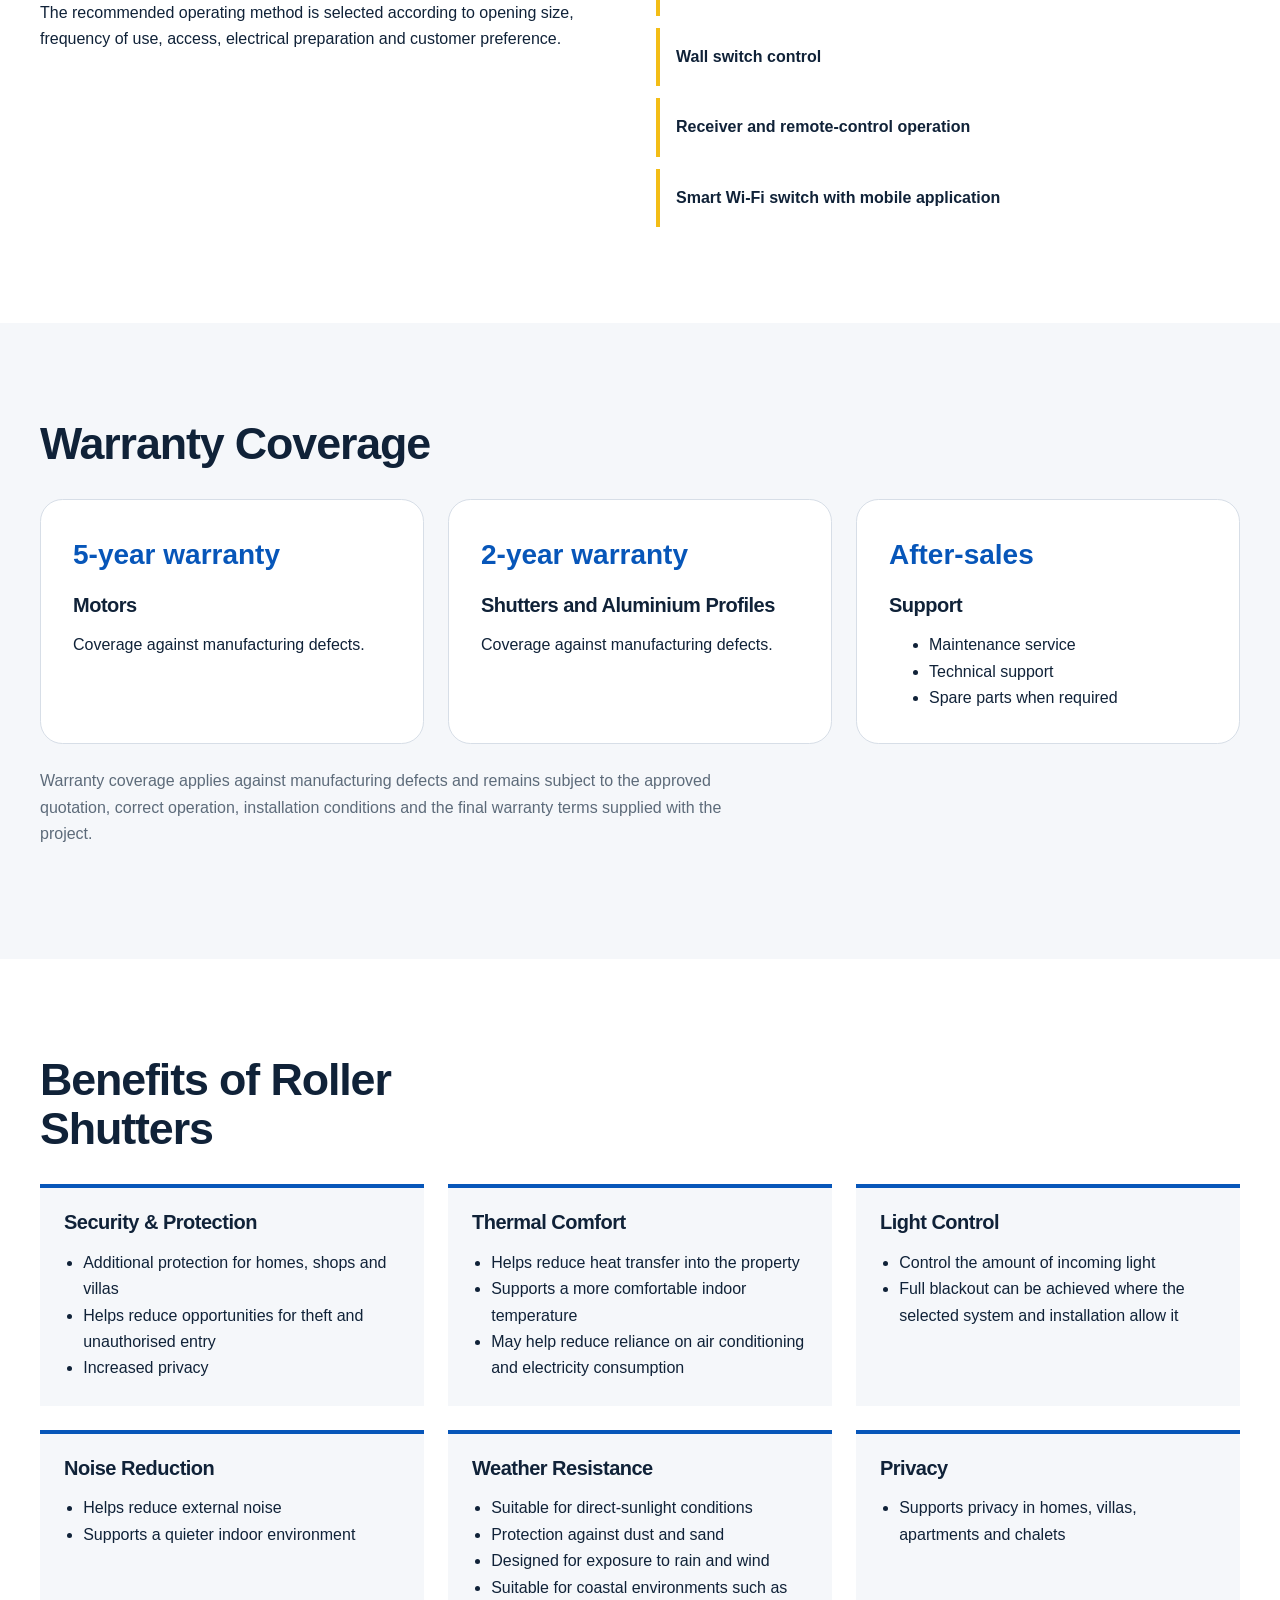
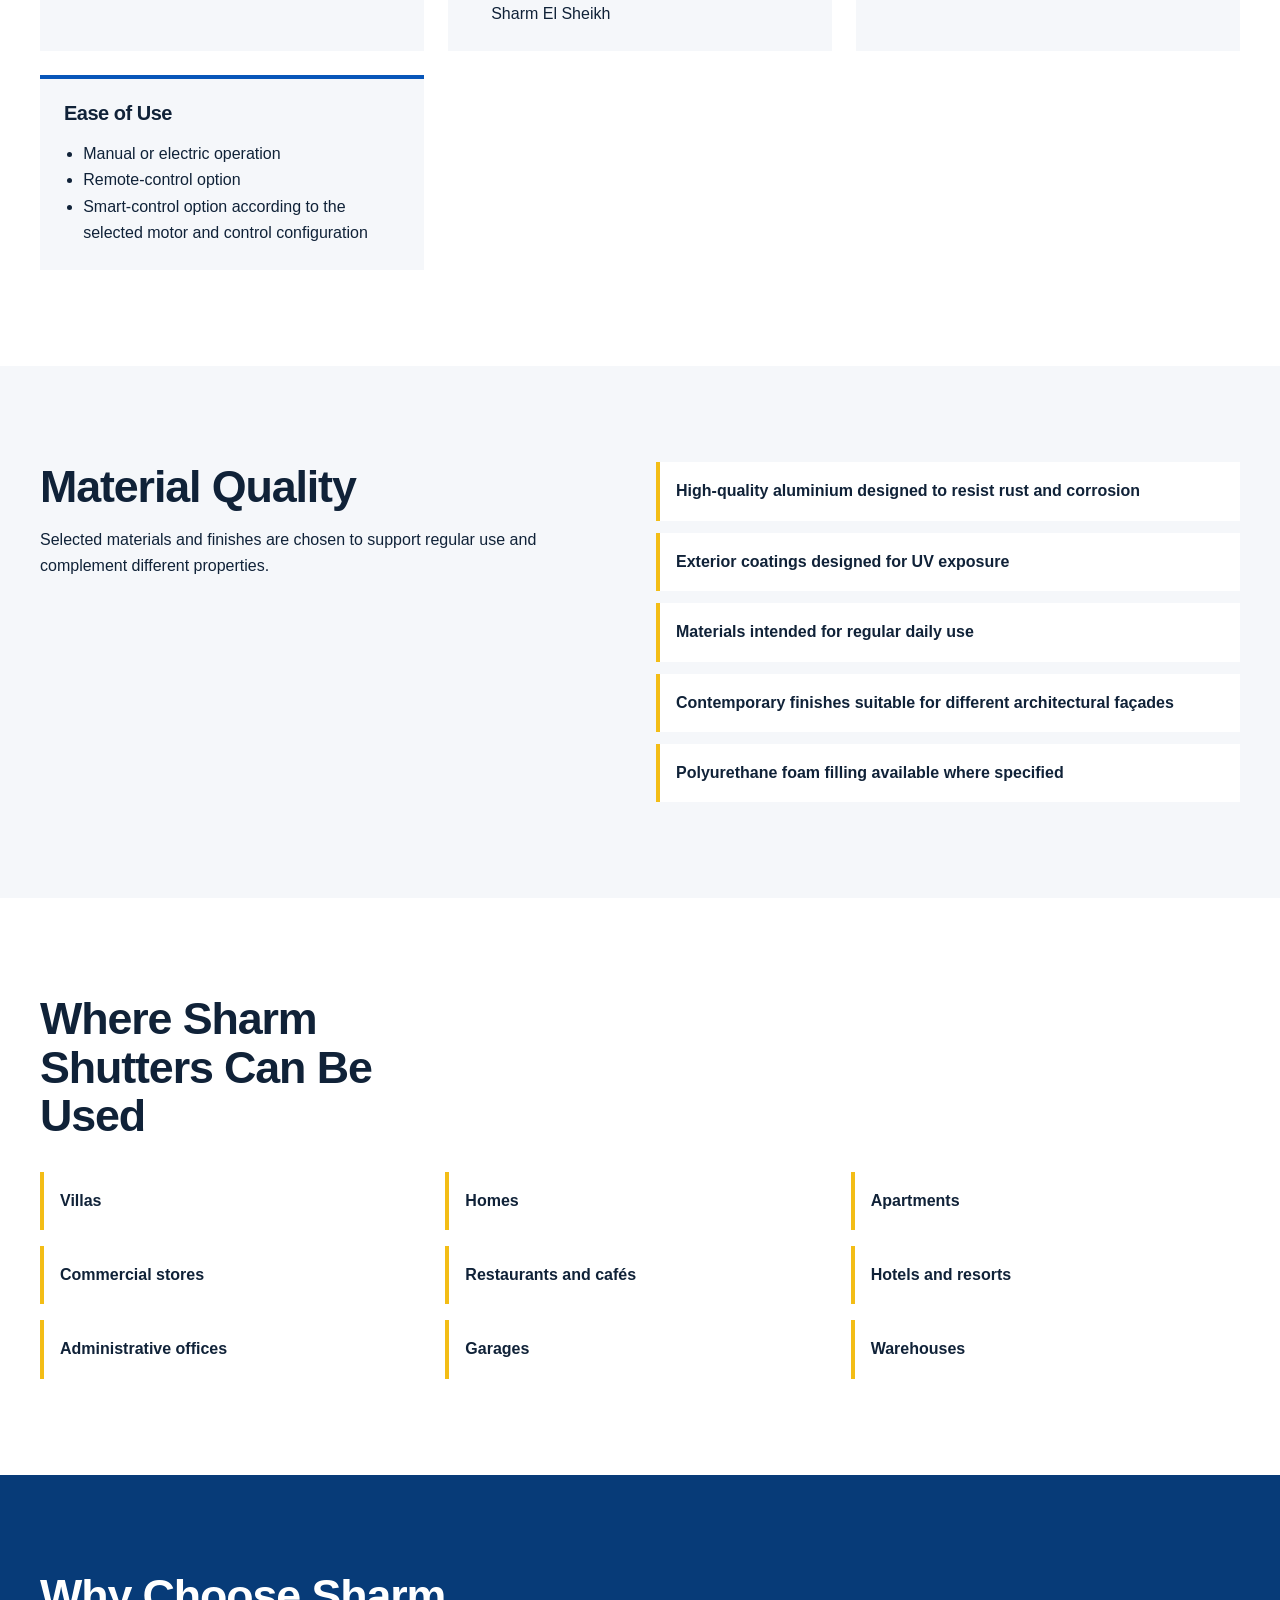
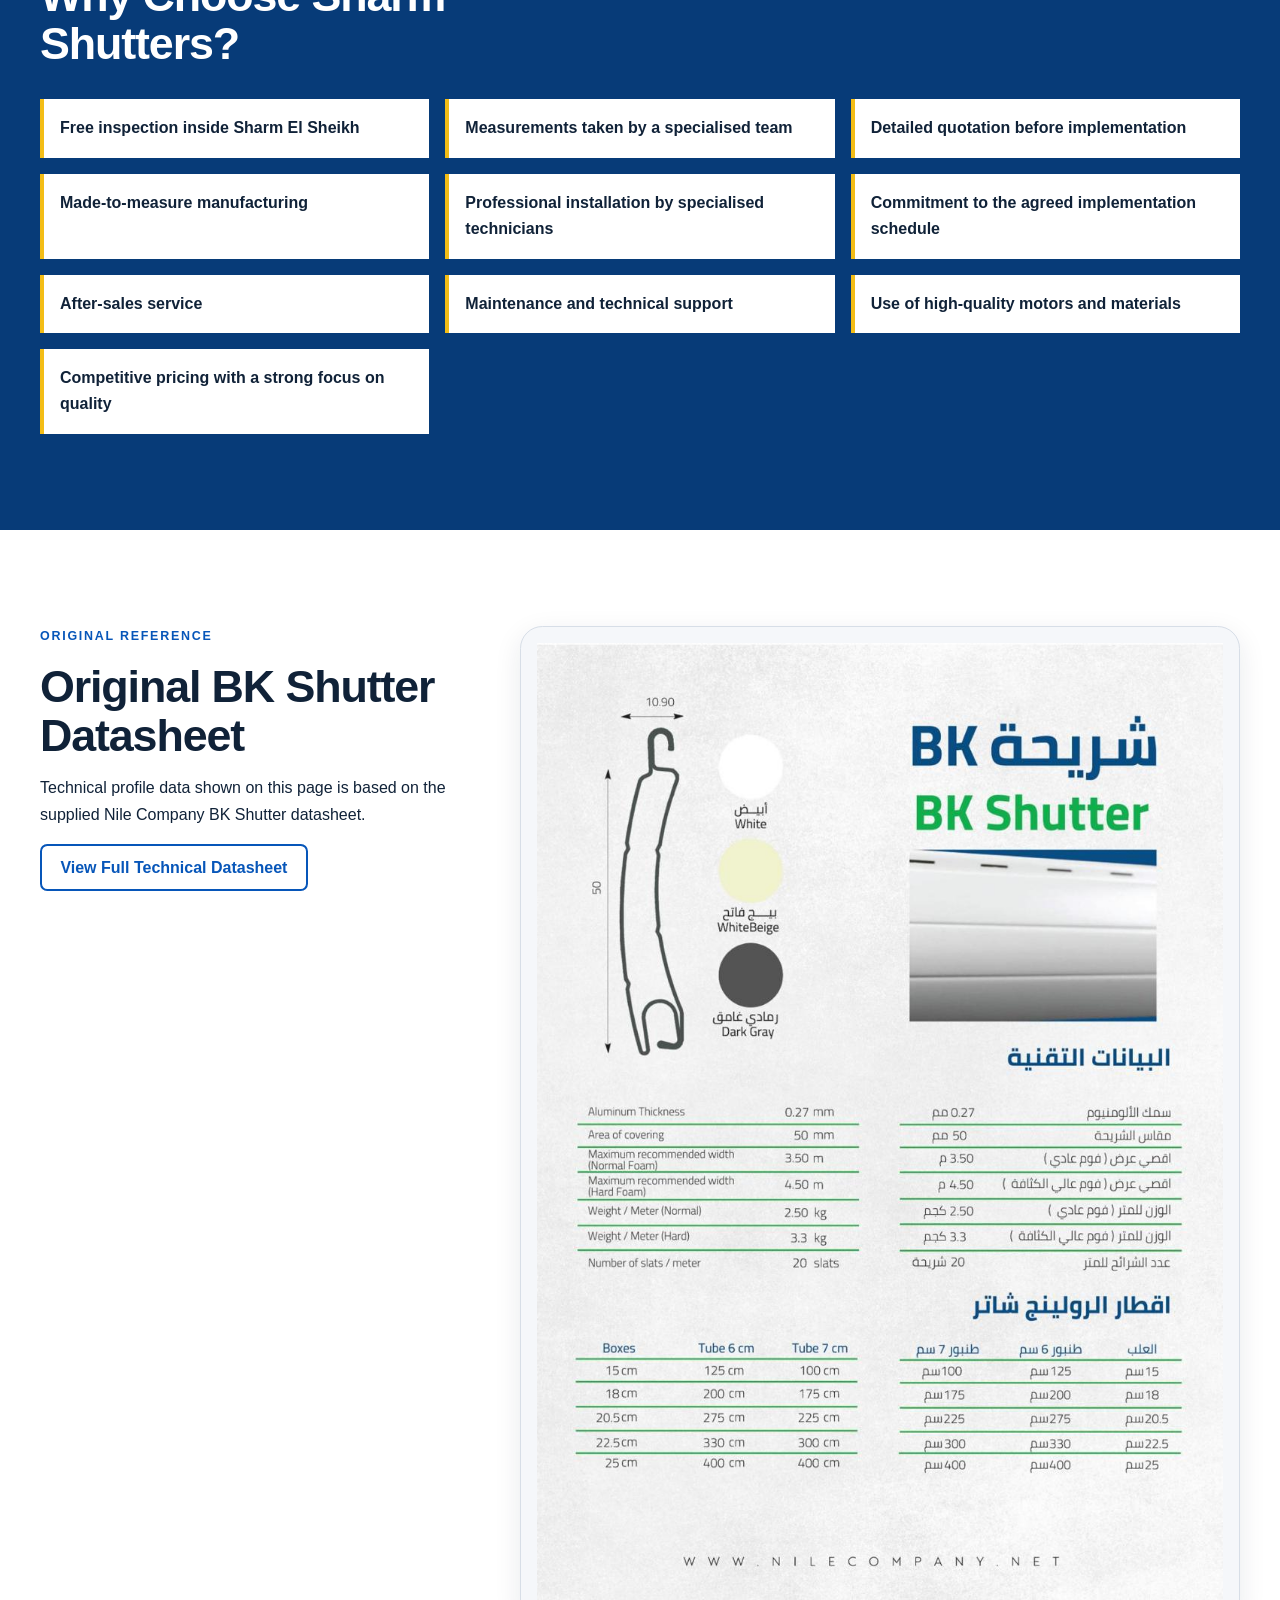
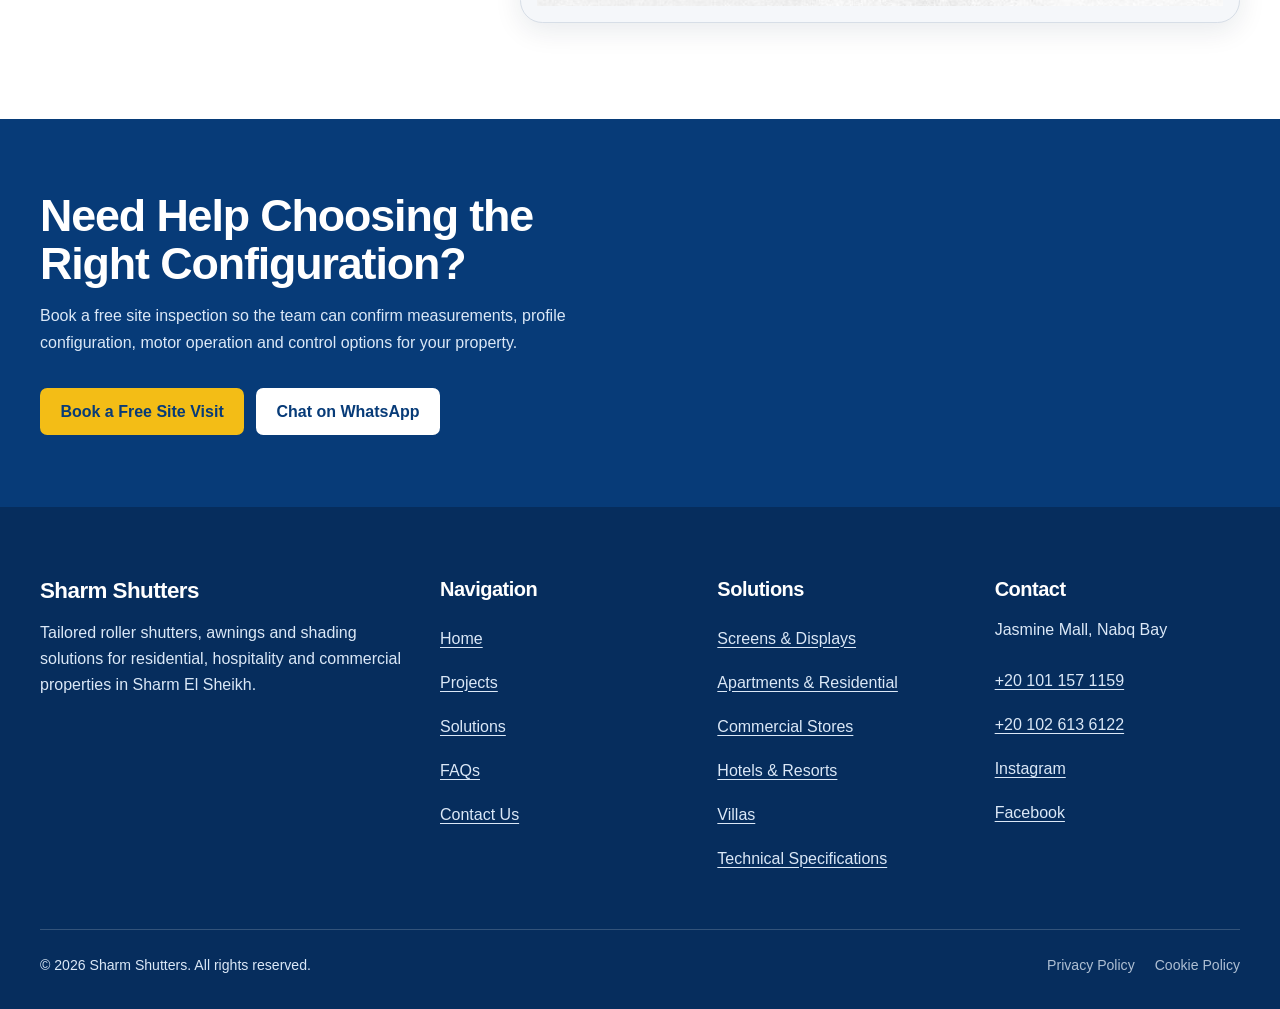
<file: technical-specifications.html>
﻿<!doctype html>
<html lang="en">
<head>
  <meta charset="utf-8">
  <meta name="viewport" content="width=device-width,initial-scale=1">
  <title>BK Shutter Technical Specifications | Sharm Shutters</title>
  <meta name="description" content="Explore BK Shutter technical specifications, control options, colours, warranties and selected materials supplied through Nile Company for shutter projects in Sharm El Sheikh.">
  <link rel="stylesheet" href="assets/css/variables.css">
  <link rel="stylesheet" href="assets/css/base.css">
  <link rel="stylesheet" href="assets/css/components.css">
  <link rel="stylesheet" href="assets/css/pages.css">
  <link rel="stylesheet" href="assets/css/responsive.css">
  <script src="assets/js/main.js" defer></script>
</head>
<body>
<a class="skip-link" href="#main-content">Skip to main content</a>
<!-- Header -->
<header class="site-header"><div class="container site-header__inner"><a class="site-header__logo" href="index.html" aria-label="Sharm Shutters home"><img src="assets/images/brand/sharm-shutters-logo.jpg" alt="Sharm Shutters"></a><button class="menu-button" type="button" aria-expanded="false" aria-controls="primary-navigation" aria-label="Open main menu" data-menu-button><span class="menu-button__lines" aria-hidden="true"></span></button><nav class="site-nav" id="primary-navigation" aria-label="Main navigation" data-navigation hidden><ul class="site-nav__list"><li><a href="index.html">Home</a></li><li><a href="projects.html">Projects</a></li><li class="site-nav__item--has-submenu"><button class="site-nav__toggle" type="button" aria-expanded="false" aria-controls="solutions-menu" data-submenu-button>Solutions</button><ul class="site-nav__submenu" id="solutions-menu" data-submenu hidden><li><a href="solutions.html">Solutions Overview</a></li><li><a href="screens-display.html">Screens &amp; Display Solutions</a></li><li><a href="apartments-residential.html">Apartments &amp; Residential Units</a></li><li><a href="commercial-stores.html">Commercial Stores</a></li><li><a href="hotels-resorts.html">Hotels &amp; Resorts</a></li><li><a href="villas.html">Villas</a></li></ul></li><li><a href="faqs.html">FAQs</a></li><li><a href="contact.html">Contact Us</a></li></ul></nav><div class="site-header__actions"><a class="button button--outline button--small" href="tel:+201011571159">Call Now</a><a class="button button--primary button--small" href="https://wa.me/201011571159?text=Hello%20Sharm%20Shutters%2C%20I%20would%20like%20to%20arrange%20a%20free%20site%20visit.">WhatsApp</a><a class="button button--accent button--small" href="contact.html#free-site-visit">Free Site Visit</a></div></div></header>
<main id="main-content">
  <section class="page-hero technical-hero"><div class="container page-hero__grid"><div><p class="eyebrow">Technical Specifications</p><h1>BK Shutter Profile &amp; Control Options</h1><p class="lead">Review the supplied profile data, operating options, available colours and warranty coverage used when planning suitable shutter systems for properties in Sharm El Sheikh.</p></div><div class="technical-hero__visual" aria-hidden="true"><span>50 mm</span><span>10.90 mm</span><span>0.27 mm</span></div></div></section>

  <section class="section"><div class="container intro-grid"><div><p class="eyebrow">Materials &amp; source</p><h2>Selected Materials for Reliable Daily Use</h2></div><div><p>Sharm Shutters uses selected shutter materials supplied through Nile Company, including the BK Shutter profile featured in this technical section. Final suitability, dimensions and operating configuration are confirmed after inspection and measurement of the property.</p><aside class="supplier-attribution"><strong>Technical datasheet source:</strong><span>Nile Company &mdash; BK Shutter</span></aside></div></div></section>

  <section class="section section--soft"><div class="container"><h2>BK Shutter</h2><div class="table-wrapper"><table class="technical-table"><caption>BK Shutter profile specifications reproduced from the supplied technical datasheet</caption><thead><tr><th scope="col">Specification</th><th scope="col">Supplied value</th></tr></thead><tbody><tr><th scope="row">Profile/slat name</th><td>BK Shutter</td></tr><tr><th scope="row">Slat coverage height</th><td>50 mm</td></tr><tr><th scope="row">Profile depth</th><td>10.90 mm</td></tr><tr><th scope="row">Aluminium thickness</th><td>0.27 mm</td></tr><tr><th scope="row">Number of slats per metre</th><td>20</td></tr><tr><th scope="row">Manufacturing material</th><td>High-quality aluminium</td></tr><tr><th scope="row">Filling options</th><td>Normal foam; high-density foam</td></tr><tr><th scope="row">Maximum recommended width with normal foam</th><td>3.50 m</td></tr><tr><th scope="row">Maximum recommended width with high-density foam</th><td>4.50 m</td></tr><tr><th scope="row">Weight per metre with normal foam</th><td>2.50 kg</td></tr><tr><th scope="row">Weight per metre with high-density foam</th><td>3.3 kg</td></tr></tbody></table></div></div></section>

  <section class="section"><div class="container"><h2>Available Profile Colours</h2><div class="colour-swatches"><div class="colour-swatch"><span class="colour-swatch__sample colour-swatch__sample--white" aria-hidden="true"></span><strong>White</strong></div><div class="colour-swatch"><span class="colour-swatch__sample colour-swatch__sample--beige" aria-hidden="true"></span><strong>White Beige</strong></div><div class="colour-swatch"><span class="colour-swatch__sample colour-swatch__sample--gray" aria-hidden="true"></span><strong>Dark Gray</strong></div></div><p class="technical-note">Colour availability should be confirmed when preparing the quotation.</p></div></section>

  <section class="section section--soft"><div class="container"><h2>Foam Filling Options</h2><div class="technical-card-grid technical-card-grid--two"><article class="technical-card"><h3>Normal Foam</h3><dl class="spec-list"><div><dt>Maximum recommended width</dt><dd>3.50 m</dd></div><div><dt>Weight per metre</dt><dd>2.50 kg</dd></div></dl></article><article class="technical-card"><h3>High-Density Foam</h3><dl class="spec-list"><div><dt>Maximum recommended width</dt><dd>4.50 m</dd></div><div><dt>Weight per metre</dt><dd>3.3 kg</dd></div></dl></article></div><p class="technical-note">Foam selection and the final profile configuration should be confirmed according to the opening dimensions, operating requirements and site assessment.</p></div></section>

  <section class="section"><div class="container"><h2>Rolling Size Guidance</h2><div class="table-wrapper"><table class="technical-table technical-table--matrix"><caption>Rolling-size guidance reproduced from the supplied BK Shutter datasheet</caption><thead><tr><th scope="col">Box size</th><th scope="col">6 cm tube</th><th scope="col">7 cm tube</th></tr></thead><tbody><tr><th scope="row">15 cm</th><td>125 cm</td><td>100 cm</td></tr><tr><th scope="row">18 cm</th><td>200 cm</td><td>175 cm</td></tr><tr><th scope="row">20.5 cm</th><td>275 cm</td><td>225 cm</td></tr><tr><th scope="row">22.5 cm</th><td>330 cm</td><td>300 cm</td></tr><tr><th scope="row">25 cm</th><td>400 cm</td><td>400 cm</td></tr></tbody></table></div><p class="technical-note">The table reproduces the rolling-size guidance shown in the supplied BK Shutter datasheet. Final box, tube and height selection must be confirmed by the technical team after measurement.</p></div></section>

  <section class="section section--dark"><div class="container"><h2>Control Options</h2><div class="technical-card-grid"><article class="technical-card technical-card--dark"><span class="technical-card__icon" aria-hidden="true">01</span><h3>Wall Switch</h3><p>Straightforward fixed wall control for suitable electric shutter installations.</p></article><article class="technical-card technical-card--dark"><span class="technical-card__icon" aria-hidden="true">02</span><h3>Receiver Switch &amp; Remote Control</h3><p>A receiver-enabled control configuration allowing operation by wireless remote control.</p></article><article class="technical-card technical-card--dark"><span class="technical-card__icon" aria-hidden="true">03</span><h3>Smart Wi-Fi Switch</h3><p>Smart control through a compatible mobile application and Wi-Fi connection.</p></article></div><p class="technical-note technical-note--dark">Control availability and compatibility depend on the selected motor, electrical preparation and project requirements.</p></div></section>

  <section class="section"><div class="container content-grid"><div><h2>Manual or Electric Operation</h2><p>The recommended operating method is selected according to opening size, frequency of use, access, electrical preparation and customer preference.</p></div><ul class="technical-list"><li>Manual operation</li><li>Electric motor operation</li><li>Wall switch control</li><li>Receiver and remote-control operation</li><li>Smart Wi-Fi switch with mobile application</li></ul></div></section>

  <section class="section section--soft"><div class="container"><h2>Warranty Coverage</h2><div class="technical-card-grid"><article class="technical-card warranty-card"><strong class="warranty-card__term">5-year warranty</strong><h3>Motors</h3><p>Coverage against manufacturing defects.</p></article><article class="technical-card warranty-card"><strong class="warranty-card__term">2-year warranty</strong><h3>Shutters and Aluminium Profiles</h3><p>Coverage against manufacturing defects.</p></article><article class="technical-card warranty-card"><strong class="warranty-card__term">After-sales</strong><h3>Support</h3><ul><li>Maintenance service</li><li>Technical support</li><li>Spare parts when required</li></ul></article></div><p class="technical-note">Warranty coverage applies against manufacturing defects and remains subject to the approved quotation, correct operation, installation conditions and the final warranty terms supplied with the project.</p></div></section>

  <section class="section"><div class="container"><h2>Benefits of Roller Shutters</h2><div class="benefit-groups"><article><h3>Security &amp; Protection</h3><ul><li>Additional protection for homes, shops and villas</li><li>Helps reduce opportunities for theft and unauthorised entry</li><li>Increased privacy</li></ul></article><article><h3>Thermal Comfort</h3><ul><li>Helps reduce heat transfer into the property</li><li>Supports a more comfortable indoor temperature</li><li>May help reduce reliance on air conditioning and electricity consumption</li></ul></article><article><h3>Light Control</h3><ul><li>Control the amount of incoming light</li><li>Full blackout can be achieved where the selected system and installation allow it</li></ul></article><article><h3>Noise Reduction</h3><ul><li>Helps reduce external noise</li><li>Supports a quieter indoor environment</li></ul></article><article><h3>Weather Resistance</h3><ul><li>Suitable for direct-sunlight conditions</li><li>Protection against dust and sand</li><li>Designed for exposure to rain and wind</li><li>Suitable for coastal environments such as Sharm El Sheikh</li></ul></article><article><h3>Privacy</h3><ul><li>Supports privacy in homes, villas, apartments and chalets</li></ul></article><article><h3>Ease of Use</h3><ul><li>Manual or electric operation</li><li>Remote-control option</li><li>Smart-control option according to the selected motor and control configuration</li></ul></article></div></div></section>

  <section class="section section--soft"><div class="container content-grid"><div><h2>Material Quality</h2><p>Selected materials and finishes are chosen to support regular use and complement different properties.</p></div><ul class="technical-list"><li>High-quality aluminium designed to resist rust and corrosion</li><li>Exterior coatings designed for UV exposure</li><li>Materials intended for regular daily use</li><li>Contemporary finishes suitable for different architectural fa&ccedil;ades</li><li>Polyurethane foam filling available where specified</li></ul></div></section>

  <section class="section"><div class="container"><h2>Where Sharm Shutters Can Be Used</h2><ul class="application-grid"><li>Villas</li><li>Homes</li><li>Apartments</li><li>Commercial stores</li><li>Restaurants and caf&eacute;s</li><li>Hotels and resorts</li><li>Administrative offices</li><li>Garages</li><li>Warehouses</li></ul></div></section>

  <section class="section section--dark"><div class="container"><h2>Why Choose Sharm Shutters?</h2><ul class="why-grid"><li>Free inspection inside Sharm El Sheikh</li><li>Measurements taken by a specialised team</li><li>Detailed quotation before implementation</li><li>Made-to-measure manufacturing</li><li>Professional installation by specialised technicians</li><li>Commitment to the agreed implementation schedule</li><li>After-sales service</li><li>Maintenance and technical support</li><li>Use of high-quality motors and materials</li><li>Competitive pricing with a strong focus on quality</li></ul></div></section>

  <section class="section"><div class="container datasheet-layout"><div><p class="eyebrow">Original reference</p><h2>Original BK Shutter Datasheet</h2><p>Technical profile data shown on this page is based on the supplied Nile Company BK Shutter datasheet.</p><a class="button button--outline" href="assets/images/technical/bk-shutter-datasheet-ar.jpg" target="_blank" rel="noopener noreferrer">View Full Technical Datasheet</a></div><a class="datasheet-frame" href="assets/images/technical/bk-shutter-datasheet-ar.jpg" target="_blank" rel="noopener noreferrer"><img src="assets/images/technical/bk-shutter-datasheet-ar.jpg" alt="Nile Company BK Shutter technical datasheet showing profile dimensions, colours, specifications and rolling-size guidance."></a></div></section>

  <section class="cta-band"><div class="container"><h2>Need Help Choosing the Right Configuration?</h2><p>Book a free site inspection so the team can confirm measurements, profile configuration, motor operation and control options for your property.</p><div class="button-row"><a class="button button--accent" href="contact.html#free-site-visit">Book a Free Site Visit</a><a class="button button--white" href="https://wa.me/201011571159?text=Hello%20Sharm%20Shutters%2C%20I%20would%20like%20to%20arrange%20a%20free%20site%20visit.">Chat on WhatsApp</a></div></div></section>
</main>
<!-- Footer -->
<footer class="site-footer"><div class="container"><div class="site-footer__grid"><div><h2>Sharm Shutters</h2><p>Tailored roller shutters, awnings and shading solutions for residential, hospitality and commercial properties in Sharm El Sheikh.</p></div><div><h3>Navigation</h3><ul><li><a href="index.html">Home</a></li><li><a href="projects.html">Projects</a></li><li><a href="solutions.html">Solutions</a></li><li><a href="faqs.html">FAQs</a></li><li><a href="contact.html">Contact Us</a></li></ul></div><div><h3>Solutions</h3><ul><li><a href="screens-display.html">Screens &amp; Displays</a></li><li><a href="apartments-residential.html">Apartments &amp; Residential</a></li><li><a href="commercial-stores.html">Commercial Stores</a></li><li><a href="hotels-resorts.html">Hotels &amp; Resorts</a></li><li><a href="villas.html">Villas</a></li><li><a href="technical-specifications.html" aria-current="page">Technical Specifications</a></li></ul></div><div><h3>Contact</h3><p>Jasmine Mall, Nabq Bay</p><a href="tel:+201011571159">+20 101 157 1159</a><br><a href="tel:+201026136122">+20 102 613 6122</a><br><a href="https://www.instagram.com/sharm_shutters/">Instagram</a><br><a href="https://www.facebook.com/SharmShutters/">Facebook</a></div></div><div class="site-footer__legal"><span>&copy; 2026 Sharm Shutters. All rights reserved.</span><div class="site-footer__legal-items"><span>Privacy Policy</span><span>Cookie Policy</span></div></div></div></footer>
<a class="whatsapp-float" href="https://wa.me/201011571159?text=Hello%20Sharm%20Shutters%2C%20I%20would%20like%20to%20arrange%20a%20free%20site%20visit." aria-label="Chat with Sharm Shutters on WhatsApp"><span>WhatsApp</span></a>
</body>
</html>
</file>
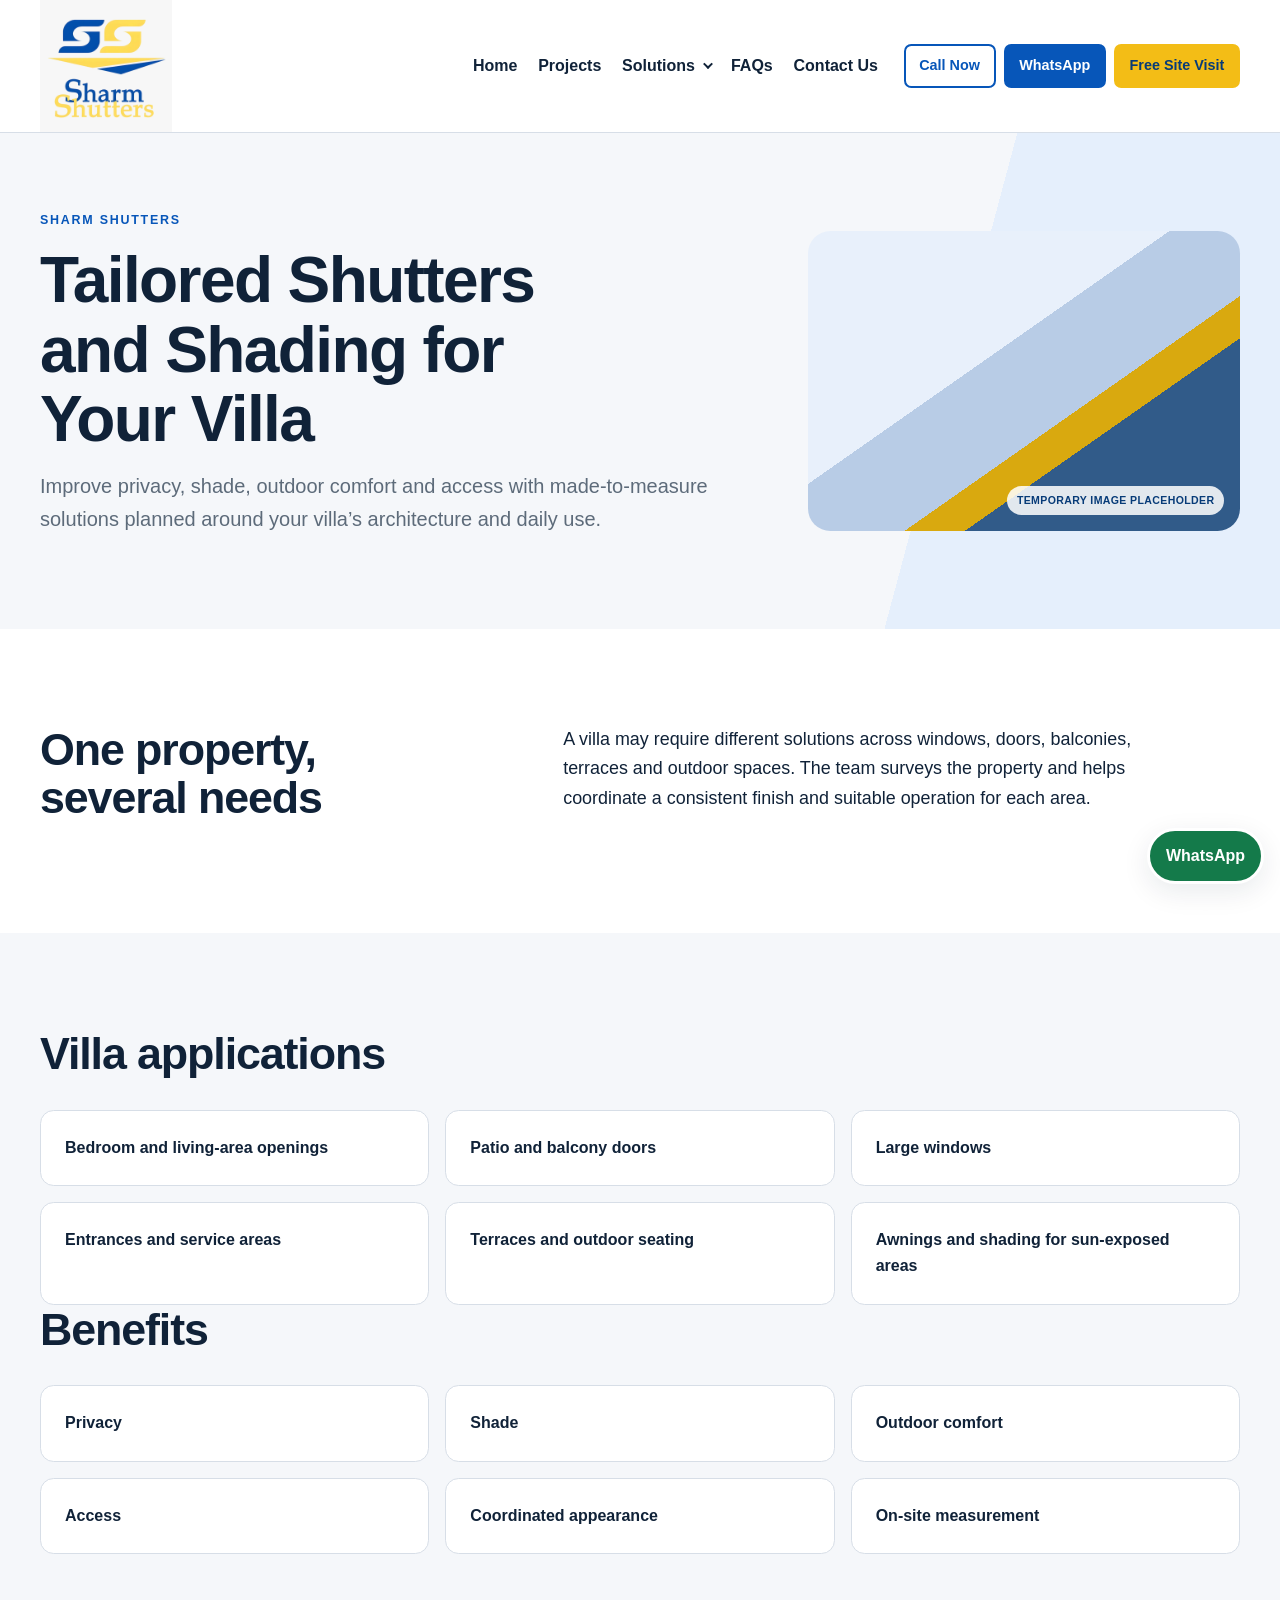
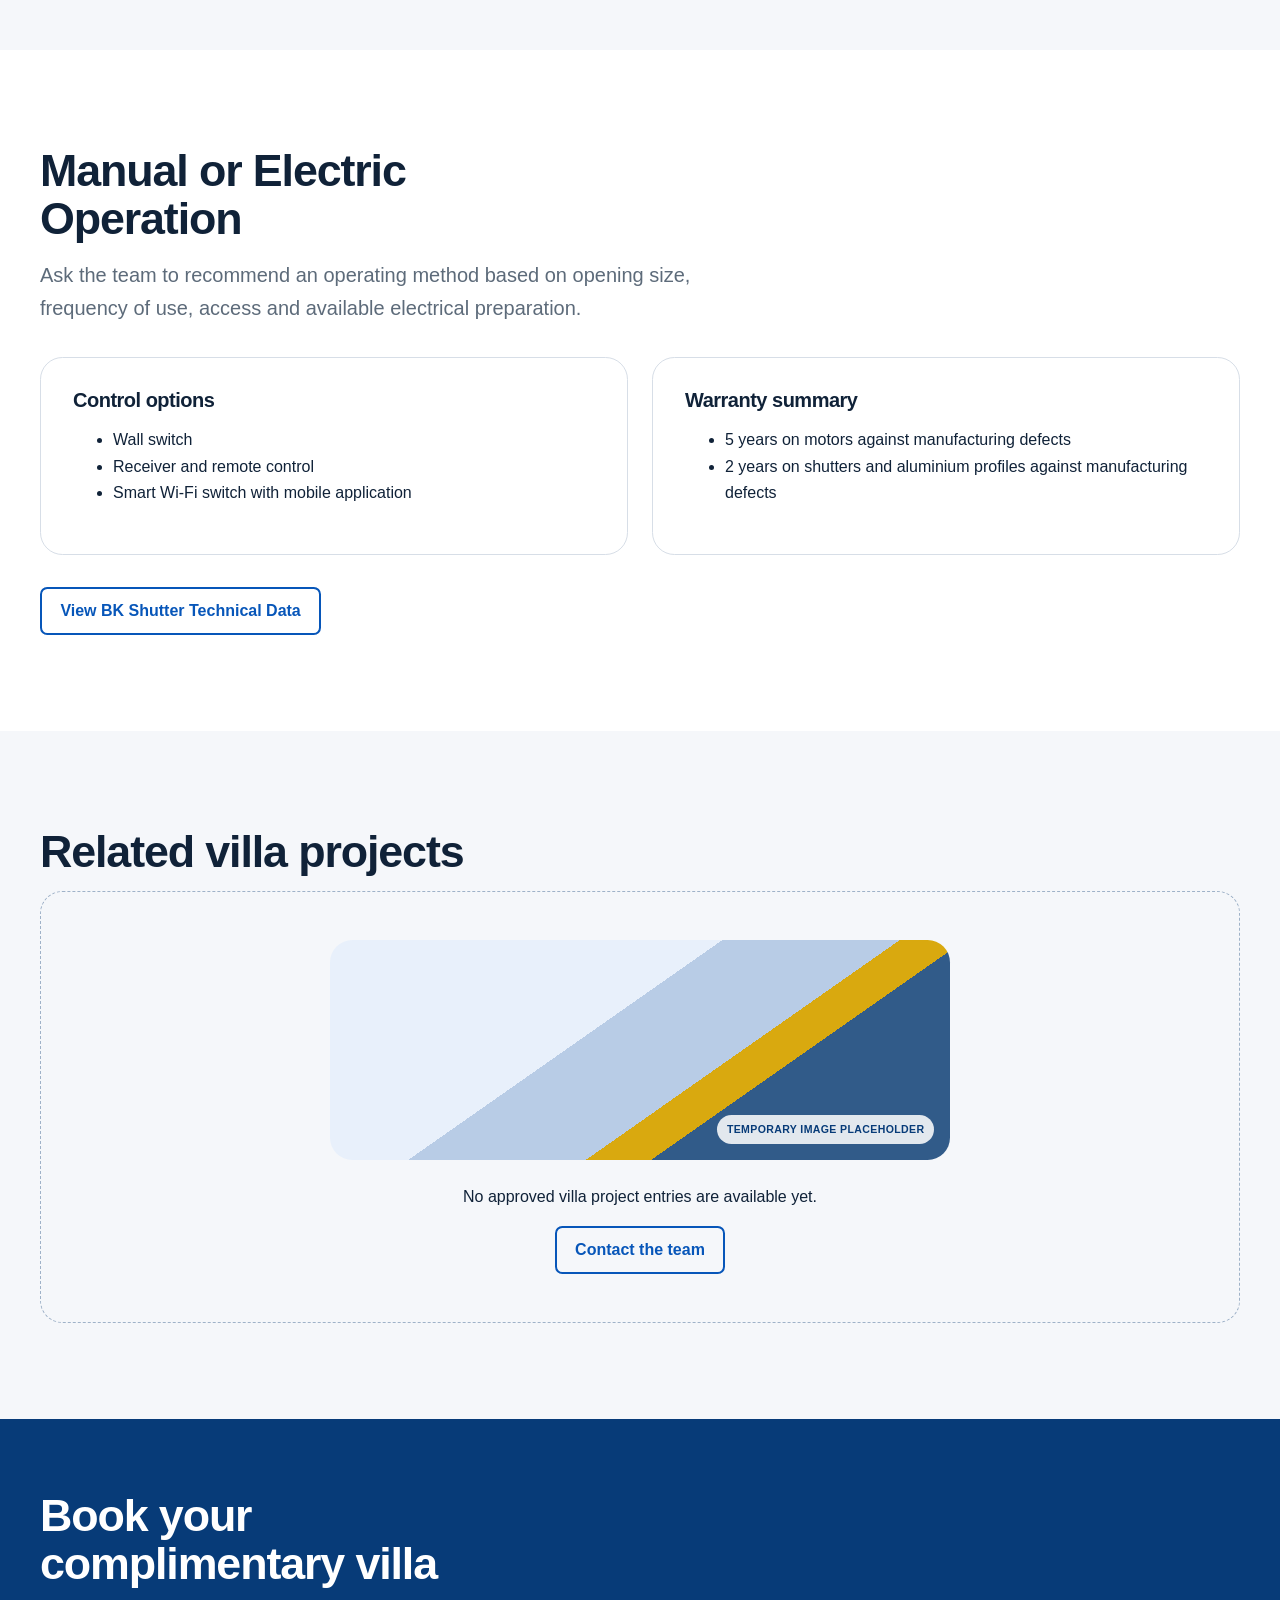
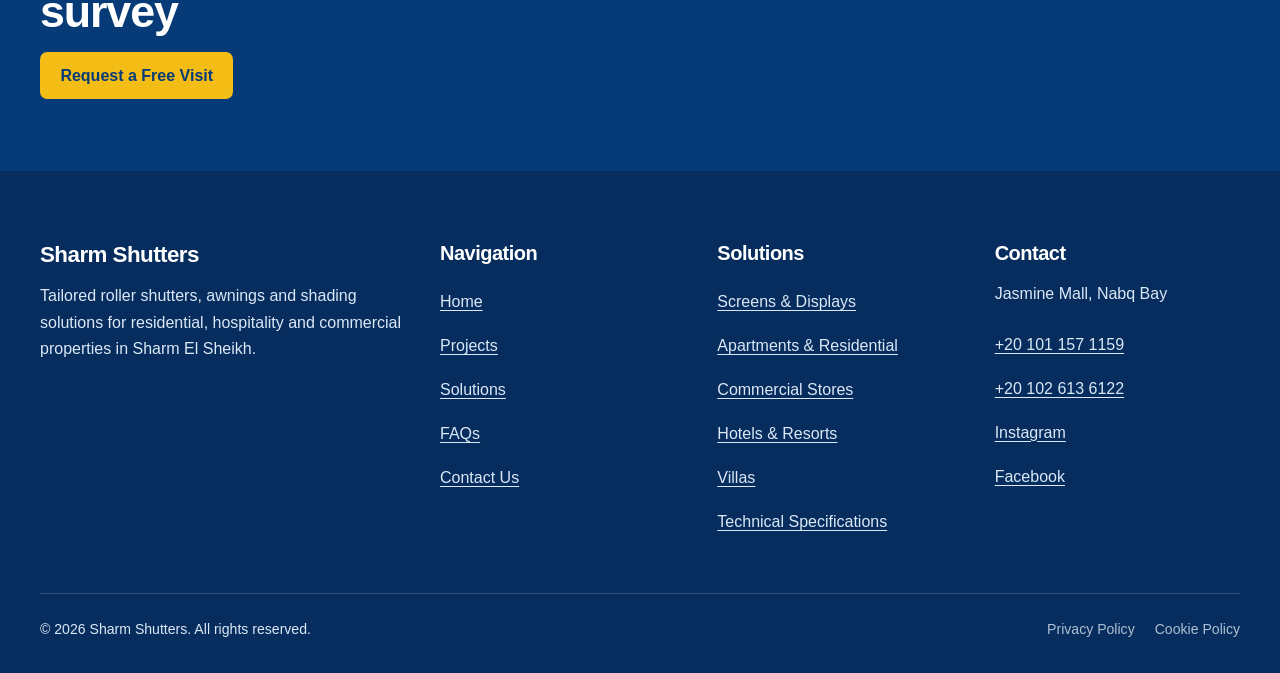
<file: villas.html>
﻿<!doctype html><html lang="en"><head><meta charset="utf-8"><meta name="viewport" content="width=device-width,initial-scale=1"><title>Villa Shutters & Awnings in Sharm El Sheikh</title><meta name="description" content="Custom roller shutters, awnings and shading solutions for villas in Sharm El Sheikh. Book free measurements."><link rel="stylesheet" href="assets/css/variables.css"><link rel="stylesheet" href="assets/css/base.css"><link rel="stylesheet" href="assets/css/components.css"><link rel="stylesheet" href="assets/css/pages.css"><link rel="stylesheet" href="assets/css/responsive.css"><script src="assets/js/main.js" defer></script></head><body><a class="skip-link" href="#main-content">Skip to main content</a><!-- Header --><header class="site-header"><div class="container site-header__inner"><a class="site-header__logo" href="index.html" aria-label="Sharm Shutters home"><img src="assets/images/brand/sharm-shutters-logo.jpg" alt="Sharm Shutters"></a><button class="menu-button" type="button" aria-expanded="false" aria-controls="primary-navigation" aria-label="Open main menu" data-menu-button><span class="menu-button__lines" aria-hidden="true"></span></button><nav class="site-nav" id="primary-navigation" aria-label="Main navigation" data-navigation hidden><ul class="site-nav__list"><li><a href="index.html">Home</a></li><li><a href="projects.html">Projects</a></li><li class="site-nav__item--has-submenu"><button class="site-nav__toggle" type="button" aria-expanded="false" aria-controls="solutions-menu" data-submenu-button>Solutions</button><ul class="site-nav__submenu" id="solutions-menu" data-submenu hidden><li><a href="solutions.html">Solutions Overview</a></li><li><a href="screens-display.html">Screens &amp; Display Solutions</a></li><li><a href="apartments-residential.html">Apartments &amp; Residential Units</a></li><li><a href="commercial-stores.html">Commercial Stores</a></li><li><a href="hotels-resorts.html">Hotels &amp; Resorts</a></li><li><a href="villas.html" aria-current="page">Villas</a></li></ul></li><li><a href="faqs.html">FAQs</a></li><li><a href="contact.html">Contact Us</a></li></ul></nav><div class="site-header__actions"><a class="button button--outline button--small" href="tel:+201011571159">Call Now</a><a class="button button--primary button--small" href="https://wa.me/201011571159?text=Hello%20Sharm%20Shutters%2C%20I%20would%20like%20to%20arrange%20a%20free%20site%20visit.">WhatsApp</a><a class="button button--accent button--small" href="contact.html#free-site-visit">Free Site Visit</a></div></div></header><!-- Main --><main id="main-content"><!-- Page Hero --><section class="page-hero"><div class="container page-hero__grid"><div><p class="eyebrow">Sharm Shutters</p><h1>Tailored Shutters and Shading for Your Villa</h1><p class="lead">Improve privacy, shade, outdoor comfort and access with made-to-measure solutions planned around your villa’s architecture and daily use.</p></div><div class="placeholder page-hero__visual" role="img" aria-label="Temporary geometric architectural image placeholder"></div></div></section><!-- Introduction --><section class="section"><div class="container intro-grid"><h2>One property, several needs</h2><p>A villa may require different solutions across windows, doors, balconies, terraces and outdoor spaces. The team surveys the property and helps coordinate a consistent finish and suitable operation for each area.</p></div></section><!-- Applications --><section class="section section--soft"><div class="container"><h2>Villa applications</h2><ul class="list-grid"><li>Bedroom and living-area openings</li><li>Patio and balcony doors</li><li>Large windows</li><li>Entrances and service areas</li><li>Terraces and outdoor seating</li><li>Awnings and shading for sun-exposed areas</li></ul><h2>Benefits</h2><ul class="list-grid"><li>Privacy</li><li>Shade</li><li>Outdoor comfort</li><li>Access</li><li>Coordinated appearance</li><li>On-site measurement</li></ul></div></section><!-- Operation --><section class="section"><div class="container"><h2>Manual or Electric Operation</h2><p class="lead">Ask the team to recommend an operating method based on opening size, frequency of use, access and available electrical preparation.</p><div class="technical-card-grid technical-card-grid--two"><article class="technical-card"><h3>Control options</h3><ul><li>Wall switch</li><li>Receiver and remote control</li><li>Smart Wi-Fi switch with mobile application</li></ul></article><article class="technical-card"><h3>Warranty summary</h3><ul><li>5 years on motors against manufacturing defects</li><li>2 years on shutters and aluminium profiles against manufacturing defects</li></ul></article></div><div class="button-row"><a class="button button--outline" href="technical-specifications.html">View BK Shutter Technical Data</a></div></div></section><!-- Related --><section class="section section--soft"><div class="container"><h2>Related villa projects</h2><div class="empty-state"><div class="placeholder" role="img" aria-label="Temporary category image placeholder"></div><p>No approved villa project entries are available yet.</p><a class="button button--outline" href="contact.html#free-site-visit">Contact the team</a></div></div></section><!-- CTA --><section class="cta-band"><div class="container"><h2>Book your complimentary villa survey</h2><a class="button button--accent" href="contact.html#free-site-visit">Request a Free Visit</a></div></section></main><!-- Footer --><footer class="site-footer"><div class="container"><div class="site-footer__grid"><div><h2>Sharm Shutters</h2><p>Tailored roller shutters, awnings and shading solutions for residential, hospitality and commercial properties in Sharm El Sheikh.</p></div><div><h3>Navigation</h3><ul><li><a href="index.html">Home</a></li><li><a href="projects.html">Projects</a></li><li><a href="solutions.html">Solutions</a></li><li><a href="faqs.html">FAQs</a></li><li><a href="contact.html">Contact Us</a></li></ul></div><div><h3>Solutions</h3><ul><li><a href="screens-display.html">Screens &amp; Displays</a></li><li><a href="apartments-residential.html">Apartments &amp; Residential</a></li><li><a href="commercial-stores.html">Commercial Stores</a></li><li><a href="hotels-resorts.html">Hotels &amp; Resorts</a></li><li><a href="villas.html">Villas</a></li><li><a href="technical-specifications.html">Technical Specifications</a></li></ul></div><div><h3>Contact</h3><p>Jasmine Mall, Nabq Bay</p><a href="tel:+201011571159">+20 101 157 1159</a><br><a href="tel:+201026136122">+20 102 613 6122</a><br><a href="https://www.instagram.com/sharm_shutters/">Instagram</a><br><a href="https://www.facebook.com/SharmShutters/">Facebook</a></div></div><div class="site-footer__legal"><span>&copy; 2026 Sharm Shutters. All rights reserved.</span><!-- Connect approved Privacy Policy and Cookie Policy pages before publishing. --><div class="site-footer__legal-items"><span>Privacy Policy</span><span>Cookie Policy</span></div></div></div></footer><a class="whatsapp-float" href="https://wa.me/201011571159?text=Hello%20Sharm%20Shutters%2C%20I%20would%20like%20to%20arrange%20a%20free%20site%20visit." aria-label="Chat with Sharm Shutters on WhatsApp"><span>WhatsApp</span></a></body></html>
</file>
<file: assets/css/variables.css>
/* Temporary brand tokens sampled visually from the supplied logo. Replace here when a final brand system is approved. */
:root {
  --color-primary: #0756b9;
  --color-primary-dark: #073b78;
  --color-accent: #f3bd16;
  --color-white: #ffffff;
  --color-surface: #f5f7fa;
  --color-text: #102238;
  --color-muted: #5d6b7a;
  --color-border: #d7dee7;
  --color-success: #18794e;
  --color-error: #b42318;
  --max-width: 1200px;
  --header-height: 72px;
  --radius-sm: .45rem;
  --radius-md: .85rem;
  --radius-lg: 1.4rem;
  --shadow-sm: 0 8px 28px rgba(16,34,56,.09);
  --shadow-lg: 0 24px 70px rgba(7,59,120,.16);
  --space-1: .5rem;
  --space-2: .75rem;
  --space-3: 1rem;
  --space-4: 1.5rem;
  --space-5: 2rem;
  --space-6: 3rem;
  --space-7: 4.5rem;
  --space-8: 6rem;
  --transition: 180ms ease;
}
</file>
<file: assets/css/base.css>
*,*::before,*::after{box-sizing:border-box}
html{scroll-behavior:smooth;overflow-x:hidden}
body{margin:0;color:var(--color-text);background:var(--color-white);font-family:Inter,ui-sans-serif,-apple-system,BlinkMacSystemFont,"Segoe UI",sans-serif;font-size:1rem;line-height:1.65;overflow-x:hidden}
body.nav-open{overflow:hidden}
img,svg{display:block;max-width:100%}
a{color:var(--color-primary);text-underline-offset:.18em}
a:hover{color:var(--color-primary-dark)}
button,input,select,textarea{font:inherit}
button{cursor:pointer}
:focus-visible{outline:3px solid var(--color-accent);outline-offset:3px}
h1,h2,h3{margin:0 0 var(--space-3);line-height:1.08;letter-spacing:-.025em}
h1{font-size:clamp(2.35rem,4.8vw,4.5rem);max-width:15ch}
h2{font-size:clamp(1.9rem,3.5vw,3.25rem);max-width:17ch}
h3{font-size:1.25rem}
p{margin:0 0 var(--space-3)}
.container{width:min(calc(100% - 2rem),var(--max-width));margin-inline:auto}
.section{padding:var(--space-8) 0}
.section--soft{background:var(--color-surface)}
.section--dark{background:var(--color-primary-dark);color:var(--color-white)}
.eyebrow{margin:0 0 var(--space-3);color:var(--color-primary);font-size:.78rem;font-weight:800;letter-spacing:.14em;text-transform:uppercase}
.section--dark .eyebrow{color:var(--color-accent)}
.lead{max-width:62ch;color:var(--color-muted);font-size:clamp(1.05rem,2vw,1.25rem)}
.section--dark .lead{color:#dbe8f7}
.skip-link{position:fixed;z-index:9999;top:.5rem;left:.5rem;padding:.75rem 1rem;background:var(--color-white);transform:translateY(-150%)}
.skip-link:focus{transform:none}
.sr-only{position:absolute;width:1px;height:1px;padding:0;margin:-1px;overflow:hidden;clip:rect(0,0,0,0);white-space:nowrap;border:0}
@media(prefers-reduced-motion:reduce){html{scroll-behavior:auto}*,*::before,*::after{animation-duration:.01ms!important;transition-duration:.01ms!important}}
</file>
<file: assets/css/components.css>
.site-header{position:sticky;z-index:100;top:0;background:rgba(255,255,255,.96);border-bottom:1px solid var(--color-border);backdrop-filter:blur(12px)}
.site-header__inner{min-height:var(--header-height);display:flex;align-items:center;gap:1rem}
.site-header__logo{flex:0 0 auto}.site-header__logo img{width:132px;height:auto}
.site-nav{margin-left:auto}.site-nav__list,.site-nav__submenu{list-style:none;margin:0;padding:0}.site-nav__list{display:flex;align-items:center;gap:.1rem}.site-nav a,.site-nav__toggle{display:flex;min-height:44px;align-items:center;padding:.5rem .6rem;color:var(--color-text);font-weight:700;text-decoration:none;border:0;background:transparent}.site-nav a[aria-current=page]{color:var(--color-primary)}
.site-nav__item--has-submenu{position:relative}.site-nav__toggle::after{content:"";width:.45rem;height:.45rem;margin-left:.5rem;border-right:2px solid;border-bottom:2px solid;transform:rotate(45deg) translateY(-2px)}
.site-nav__submenu{position:absolute;top:calc(100% + .45rem);left:0;width:270px;padding:.5rem;background:var(--color-white);border:1px solid var(--color-border);border-radius:var(--radius-md);box-shadow:var(--shadow-sm)}
.site-nav__submenu[hidden]{display:none}.site-nav__submenu a{padding:.7rem .8rem;border-radius:var(--radius-sm)}.site-nav__submenu a:hover{background:var(--color-surface)}
.site-header__actions{display:flex;gap:.5rem}.menu-button{display:none;min-width:44px;min-height:44px;padding:.6rem;border:1px solid var(--color-border);border-radius:var(--radius-sm);background:var(--color-white);color:var(--color-text)}
.menu-button__lines,.menu-button__lines::before,.menu-button__lines::after{display:block;width:22px;height:2px;background:currentColor;content:""}.menu-button__lines::before{transform:translateY(-7px)}.menu-button__lines::after{transform:translateY(5px)}
.button{display:inline-flex;min-height:44px;align-items:center;justify-content:center;gap:.55rem;padding:.75rem 1.15rem;border:2px solid transparent;border-radius:var(--radius-sm);font-weight:800;line-height:1.2;text-decoration:none;transition:transform var(--transition),background var(--transition)}.button:hover{transform:translateY(-2px)}.button--primary{color:var(--color-white);background:var(--color-primary)}.button--primary:hover{color:var(--color-white);background:var(--color-primary-dark)}.button--accent{color:var(--color-primary-dark);background:var(--color-accent)}.button--outline{color:var(--color-primary);border-color:var(--color-primary);background:transparent}.button--outline:hover{color:var(--color-white);background:var(--color-primary)}.button--white{color:var(--color-primary-dark);background:var(--color-white)}.button--small{padding:.65rem .85rem;font-size:.9rem}.button-row{display:flex;flex-wrap:wrap;gap:.75rem;margin-top:var(--space-5)}
.card{height:100%;min-width:0;padding:var(--space-5);border:1px solid var(--color-border);border-radius:var(--radius-lg);background:var(--color-white);box-shadow:0 1px 0 rgba(16,34,56,.03)}.card__icon{display:grid;width:52px;height:52px;margin-bottom:var(--space-4);place-items:center;color:var(--color-primary);border:1px solid #b9cff0;border-radius:50%;background:#edf5ff}.card__icon svg{width:26px;height:26px}.card__link{display:inline-flex;min-height:44px;align-items:center;font-weight:800;overflow-wrap:anywhere}
.card__icon--shape::before{content:"";width:22px;height:22px;border:2px solid currentColor;border-top-width:6px;box-shadow:6px 6px 0 -3px #edf5ff,6px 6px 0 -1px currentColor}
.trust-line{background:var(--color-primary-dark);color:var(--color-white)}.trust-line__list{display:grid;grid-template-columns:repeat(4,1fr);margin:0;padding:1.15rem 0;list-style:none;gap:1rem}.trust-line li{display:flex;align-items:center;gap:.55rem;font-size:.92rem;font-weight:700}.trust-line li::before{content:"";flex:0 0 8px;width:8px;height:8px;border-radius:50%;background:var(--color-accent)}
.placeholder{position:relative;overflow:hidden;min-height:250px;border-radius:var(--radius-lg);background:linear-gradient(145deg,#e8f0fb 0 42%,#b8cce6 42% 61%,#d9a90f 61% 68%,#315b89 68%)}.placeholder::after{content:"Temporary image placeholder";position:absolute;right:1rem;bottom:1rem;padding:.35rem .6rem;color:var(--color-primary-dark);background:rgba(255,255,255,.86);border-radius:999px;font-size:.66rem;font-weight:800;letter-spacing:.035em;text-transform:uppercase}
.project-card{overflow:hidden;border:1px solid var(--color-border);border-radius:var(--radius-lg);background:var(--color-white)}.project-card .placeholder{min-height:230px;border-radius:0}.project-card__body{padding:var(--space-4)}.project-card__meta{color:var(--color-muted);font-size:.9rem}
.site-footer{padding:var(--space-7) 0 var(--space-5);color:#dbe8f7;background:#062d5d}.site-footer h2,.site-footer h3{color:var(--color-white)}.site-footer h2{font-size:1.4rem}.site-footer__grid{display:grid;grid-template-columns:1.5fr repeat(3,1fr);gap:var(--space-5)}.site-footer ul{margin:0;padding:0;list-style:none}.site-footer a{display:inline-flex;min-height:44px;align-items:center;color:#dbe8f7}.site-footer__legal{display:flex;flex-wrap:wrap;justify-content:space-between;gap:1rem;margin-top:var(--space-6);padding-top:var(--space-4);border-top:1px solid rgba(255,255,255,.18);font-size:.88rem}.site-footer__legal-items{display:flex;flex-wrap:wrap;gap:1.25rem;color:#aebfd3}
.whatsapp-float{position:fixed;z-index:90;right:1rem;bottom:1rem;display:flex;min-width:52px;min-height:52px;align-items:center;justify-content:center;gap:.55rem;padding:.75rem 1rem;color:var(--color-white);background:#147a4a;border:3px solid var(--color-white);border-radius:999px;box-shadow:var(--shadow-sm);font-weight:800;text-decoration:none;transition:opacity var(--transition),transform var(--transition)}.whatsapp-float:hover{color:var(--color-white);background:#0e633b}.footer-visible .whatsapp-float{opacity:0;pointer-events:none;transform:translateY(.75rem)}
.form{min-width:0;padding:clamp(1.2rem,3vw,2.5rem);color:var(--color-text);background:var(--color-white);border-radius:var(--radius-lg);box-shadow:var(--shadow-lg)}.form__grid{display:grid;grid-template-columns:repeat(2,minmax(0,1fr));gap:var(--space-4)}.form__grid>*{min-width:0}.form__field--full{grid-column:1/-1}.form label,.form legend{display:block;margin-bottom:.4rem;font-weight:800}.form input:not([type=checkbox]),.form select,.form textarea{width:100%;max-width:100%;min-height:48px;padding:.7rem .8rem;border:1px solid #aeb9c6;border-radius:var(--radius-sm);color:var(--color-text);background:var(--color-white)}.form textarea{min-height:120px;resize:vertical}.form input[type=file]{padding:.55rem;overflow:hidden}.form__check{display:flex;align-items:flex-start;gap:.7rem}.form__check input{flex:0 0 22px;width:22px;height:22px;margin-top:.15rem}.form__required{color:var(--color-error)}.form__status{margin-top:1rem;padding:1rem;border-left:4px solid var(--color-primary);background:#edf5ff}.form__status[hidden]{display:none}
.style-swatch{min-height:130px;padding:1rem;border-radius:var(--radius-md);font-weight:800}.style-swatch--primary{color:white;background:var(--color-primary)}.style-swatch--dark{color:white;background:var(--color-primary-dark)}.style-swatch--accent{background:var(--color-accent)}.style-swatch--surface{background:var(--color-surface);border:1px solid var(--color-border)}
.type-h1{max-width:15ch;margin:0 0 var(--space-3);font-size:clamp(2.35rem,4.8vw,4.5rem);font-weight:700;line-height:1.08;letter-spacing:-.025em}
.page-hero{padding:clamp(3rem,6vw,5.5rem) 0;background:linear-gradient(105deg,var(--color-surface) 0 72%,#e5effc 72%)}.page-hero__grid{display:grid;grid-template-columns:minmax(0,1.25fr) minmax(280px,.75fr);align-items:center;gap:var(--space-6)}.page-hero h1{max-width:17ch;font-size:clamp(2.5rem,5vw,4.6rem)}.page-hero__visual{min-height:300px}.content-grid{display:grid;grid-template-columns:repeat(2,minmax(0,1fr));gap:var(--space-5)}.list-grid{display:grid;grid-template-columns:repeat(3,minmax(0,1fr));gap:var(--space-3);margin:var(--space-5) 0 0;padding:0;list-style:none}.list-grid li{padding:var(--space-4);border:1px solid var(--color-border);border-radius:var(--radius-md);background:var(--color-white);font-weight:700}.tag-list{display:flex;flex-wrap:wrap;gap:.7rem;margin:var(--space-4) 0 0;padding:0;list-style:none}.tag-list li{padding:.65rem 1rem;border:1px solid var(--color-border);border-radius:999px;background:var(--color-white);font-weight:700}.empty-state{padding:var(--space-6);text-align:center;border:1px dashed #9fb2c8;border-radius:var(--radius-lg);background:var(--color-surface)}.empty-state .placeholder{max-width:620px;min-height:220px;margin:0 auto var(--space-4)}.cta-band{padding:var(--space-7) 0;color:var(--color-white);background:var(--color-primary-dark)}.cta-band h2{max-width:20ch}.cta-band p{max-width:60ch;color:#dbe8f7}.filter-controls{display:flex;flex-wrap:wrap;gap:.6rem;margin:var(--space-5) 0}.filter-button{min-height:44px;padding:.65rem 1rem;color:var(--color-primary-dark);border:1px solid var(--color-border);border-radius:999px;background:var(--color-white);font-weight:800}.filter-button[aria-pressed=true]{color:var(--color-white);border-color:var(--color-primary);background:var(--color-primary)}.project-grid{display:grid;grid-template-columns:repeat(2,minmax(0,1fr));gap:var(--space-4)}.project-card[hidden]{display:none}.project-card__details{padding:0 var(--space-4) var(--space-4)}.project-card__details[hidden]{display:none}.project-card__details .placeholder{min-height:180px;margin:var(--space-3) 0;border-radius:var(--radius-md)}.project-card__toggle{width:100%;margin-top:.5rem}.filter-empty[hidden]{display:none}.faq-list{display:grid;gap:var(--space-3);max-width:900px}.faq-item{border:1px solid var(--color-border);border-radius:var(--radius-md);background:var(--color-white)}.faq-item summary{display:flex;min-height:58px;align-items:center;justify-content:space-between;gap:1rem;padding:1rem 1.2rem;font-weight:800;cursor:pointer;list-style:none}.faq-item summary::-webkit-details-marker{display:none}.faq-item summary::after{content:"+";font-size:1.5rem}.faq-item[open] summary::after{content:"−"}.faq-item__answer{padding:0 1.2rem 1.2rem;color:var(--color-muted)}.contact-actions{display:grid;grid-template-columns:repeat(3,minmax(0,1fr));gap:var(--space-3)}.contact-action{display:flex;min-height:120px;flex-direction:column;justify-content:space-between;padding:var(--space-4);color:var(--color-text);border:1px solid var(--color-border);border-radius:var(--radius-md);background:var(--color-white);font-weight:800;text-decoration:none}.map-placeholder{display:grid;min-height:320px;place-items:center;padding:var(--space-5);text-align:center;border:1px dashed #8ba4bf;border-radius:var(--radius-lg);background:linear-gradient(135deg,#eef4fb,#dce8f5)}
.project-card__details>a{display:inline-flex;min-height:44px;align-items:center;font-weight:800}
.technical-hero__visual{display:grid;grid-template-columns:repeat(3,1fr);align-items:end;gap:1rem;min-height:300px;padding:2rem;border:1px solid #b9cff0;border-radius:var(--radius-lg);background:repeating-linear-gradient(90deg,#edf5ff 0,#edf5ff 1px,transparent 1px,transparent 32px),linear-gradient(145deg,#f9fbfe,#dce9f8)}.technical-hero__visual span{display:grid;min-height:90px;place-items:center;padding:.75rem;color:var(--color-primary-dark);border:2px solid var(--color-primary);background:rgba(255,255,255,.88);font-weight:900}.technical-hero__visual span:nth-child(2){min-height:150px}.technical-hero__visual span:nth-child(3){min-height:210px}
.supplier-attribution{display:flex;flex-wrap:wrap;gap:.4rem 1rem;margin-top:var(--space-4);padding:var(--space-4);border-left:4px solid var(--color-accent);background:var(--color-surface)}.supplier-attribution strong{color:var(--color-primary-dark)}
.table-wrapper{max-width:100%;margin-top:var(--space-5);overflow-x:auto;border:1px solid var(--color-border);border-radius:var(--radius-md);background:var(--color-white)}.technical-table{width:100%;min-width:620px;border-collapse:collapse}.technical-table caption{padding:1rem;text-align:left;color:var(--color-muted);font-weight:700}.technical-table th,.technical-table td{padding:.9rem 1rem;text-align:left;border-top:1px solid var(--color-border);vertical-align:top}.technical-table thead th{color:var(--color-white);border:0;background:var(--color-primary-dark)}.technical-table tbody th{width:55%;color:var(--color-primary-dark);background:#f8fafc}.technical-table--matrix th,.technical-table--matrix td{text-align:center}.technical-table--matrix tbody th{width:auto}
.colour-swatches{display:grid;grid-template-columns:repeat(3,minmax(0,1fr));gap:var(--space-4);margin-top:var(--space-5)}.colour-swatch{padding:var(--space-3);border:1px solid var(--color-border);border-radius:var(--radius-md);background:var(--color-white)}.colour-swatch__sample{display:block;min-height:100px;margin-bottom:var(--space-3);border:1px solid #aeb9c6;border-radius:var(--radius-sm)}.colour-swatch__sample--white{background:#fff}.colour-swatch__sample--beige{background:#eee8d8}.colour-swatch__sample--gray{background:#42474d}
.technical-card-grid{display:grid;grid-template-columns:repeat(3,minmax(0,1fr));gap:var(--space-4);margin-top:var(--space-5)}.technical-card-grid--two{grid-template-columns:repeat(2,minmax(0,1fr))}.technical-card{min-width:0;padding:var(--space-5);border:1px solid var(--color-border);border-radius:var(--radius-lg);background:var(--color-white)}.technical-card--dark{color:var(--color-text)}.technical-card__icon{display:grid;width:48px;height:48px;margin-bottom:var(--space-4);place-items:center;color:var(--color-white);border-radius:50%;background:var(--color-primary);font-weight:900}.spec-list{margin:0}.spec-list div{display:flex;justify-content:space-between;gap:1rem;padding:.8rem 0;border-top:1px solid var(--color-border)}.spec-list dt{font-weight:700}.spec-list dd{margin:0;color:var(--color-primary-dark);font-weight:900;text-align:right}.technical-note{max-width:78ch;margin-top:var(--space-4);color:var(--color-muted)}.technical-note--dark{color:#dbe8f7}.warranty-card__term{display:block;margin-bottom:var(--space-3);color:var(--color-primary);font-size:1.75rem}.warranty-card ul{margin-bottom:0}
.technical-list{display:grid;gap:.75rem;margin:0;padding:0;list-style:none}.technical-list li,.application-grid li,.why-grid li{padding:var(--space-3);border-left:4px solid var(--color-accent);background:var(--color-white);font-weight:700}.benefit-groups{display:grid;grid-template-columns:repeat(3,minmax(0,1fr));gap:var(--space-4);margin-top:var(--space-5)}.benefit-groups article{padding:var(--space-4);border-top:4px solid var(--color-primary);background:var(--color-surface)}.benefit-groups ul{margin-bottom:0;padding-left:1.2rem}.application-grid,.why-grid{display:grid;grid-template-columns:repeat(3,minmax(0,1fr));gap:var(--space-3);margin:var(--space-5) 0 0;padding:0;list-style:none}.why-grid li{color:var(--color-text)}
.datasheet-layout{display:grid;grid-template-columns:minmax(0,.75fr) minmax(300px,1.25fr);align-items:start;gap:var(--space-6)}.datasheet-frame{display:block;min-height:44px;padding:var(--space-3);border:1px solid var(--color-border);border-radius:var(--radius-lg);background:var(--color-surface);box-shadow:var(--shadow-sm)}.datasheet-frame img{width:100%;height:auto}
</file>
<file: assets/css/pages.css>
.hero{padding:clamp(3rem,6vw,5.5rem) 0;background:linear-gradient(90deg,#f5f9ff 0 76%,#e6f0ff 76%)}.hero__grid{display:grid;grid-template-columns:minmax(0,1.3fr) minmax(300px,.7fr);align-items:center;gap:clamp(2rem,5vw,4.5rem)}.hero__copy{min-width:0}.hero__copy h1{max-width:14.5ch}.hero__copy p{max-width:60ch;color:var(--color-muted);font-size:clamp(1.05rem,1.6vw,1.22rem)}.hero__visual{min-height:430px;box-shadow:0 20px 55px rgba(7,59,120,.12)}
.intro-grid,.about-grid,.quote-grid{display:grid;grid-template-columns:.8fr 1.2fr;gap:var(--space-7);align-items:start}.intro-grid p,.about-grid p{max-width:63ch;font-size:1.12rem}.solutions-grid{display:grid;grid-template-columns:repeat(3,1fr);gap:var(--space-4)}.solutions-grid .card:nth-child(4),.solutions-grid .card:nth-child(5){grid-column:span 1}.benefits-grid{display:grid;grid-template-columns:repeat(5,1fr);gap:var(--space-3);margin-top:var(--space-6)}.benefit{padding:var(--space-4);border-top:4px solid var(--color-accent);background:rgba(255,255,255,.07)}.benefit__number{display:block;margin-bottom:var(--space-4);color:var(--color-accent);font-weight:900}.steps{display:grid;grid-template-columns:repeat(5,1fr);gap:var(--space-3);margin:var(--space-6) 0 0;padding:0;list-style:none;counter-reset:steps}.step{position:relative;padding:var(--space-4);border-left:1px solid var(--color-border);counter-increment:steps}.step::before{content:"0" counter(steps);display:block;margin-bottom:var(--space-4);color:var(--color-primary);font-size:1.35rem;font-weight:900}.step strong{display:block;margin-bottom:.5rem}.projects-grid{display:grid;grid-template-columns:repeat(4,1fr);gap:var(--space-4);margin-top:var(--space-6)}.section-heading{display:flex;align-items:end;justify-content:space-between;gap:var(--space-4)}.quote-grid{grid-template-columns:.8fr 1.2fr}.style-guide-hero{padding:var(--space-7) 0;background:var(--color-surface)}.style-grid{display:grid;grid-template-columns:repeat(4,1fr);gap:var(--space-3)}.component-stack>*+*{margin-top:var(--space-4)}.spacing-demo{display:flex;align-items:end;gap:1rem}.spacing-demo span{display:block;width:55px;background:var(--color-primary);color:white;text-align:center;font-size:.75rem}
</file>
<file: assets/css/responsive.css>
@media(max-width:1100px){.site-header__inner{gap:.6rem}.site-nav a,.site-nav__toggle{padding:.5rem}.site-header__actions{gap:.3rem}.button--small{padding:.6rem .7rem;font-size:.84rem}.solutions-grid{grid-template-columns:repeat(2,minmax(0,1fr))}.benefits-grid,.steps{grid-template-columns:repeat(3,minmax(0,1fr))}.projects-grid{grid-template-columns:repeat(2,minmax(0,1fr))}}
@media(max-width:900px){:root{--header-height:68px}.section{padding:var(--space-7) 0}.site-header__logo img{width:118px}.menu-button{display:grid;place-items:center;margin-left:auto}.site-nav{position:fixed;inset:var(--header-height) 0 auto 0;width:100%;max-height:calc(100dvh - var(--header-height));overflow-x:hidden;overflow-y:auto;overscroll-behavior:contain;margin:0;padding:1rem;background:var(--color-white);border-bottom:1px solid var(--color-border);box-shadow:var(--shadow-sm)}.site-nav[hidden]{display:none}.site-nav__list{display:block}.site-nav a,.site-nav__toggle{width:100%;padding:.8rem}.site-nav__item--has-submenu{position:static}.site-nav__submenu{position:static;width:calc(100% - 1rem);margin:.2rem 0 .5rem 1rem;padding:.2rem;border:0;border-left:2px solid var(--color-border);border-radius:0;box-shadow:none}.site-nav__submenu a{white-space:normal;overflow-wrap:anywhere}.site-header__actions{display:none}.hero__grid,.intro-grid,.about-grid,.quote-grid{grid-template-columns:minmax(0,1fr)}.hero__copy h1{max-width:16ch}.hero__visual{min-height:340px}.benefits-grid,.steps{grid-template-columns:repeat(2,minmax(0,1fr))}.site-footer__grid{grid-template-columns:repeat(2,minmax(0,1fr))}.style-grid{grid-template-columns:repeat(2,minmax(0,1fr))}}
@media(min-width:901px){.site-nav[hidden]{display:block!important}}
@media(max-width:600px){.container{width:min(calc(100% - 1.25rem),var(--max-width))}.section{padding:var(--space-6) 0}.hero{padding:clamp(2.5rem,10vw,3rem) 0;background:#f5f9ff}.hero__grid{gap:var(--space-5)}.hero__copy h1{max-width:17ch;font-size:clamp(2.15rem,10.5vw,3rem)}.hero__copy p{font-size:1.05rem}.hero__visual{min-height:260px}.solutions-grid,.benefits-grid,.steps,.projects-grid,.style-grid,.form__grid,.site-footer__grid{grid-template-columns:minmax(0,1fr)}.section-heading{display:block}.about-grid{gap:var(--space-4)}.about-grid h2{font-size:clamp(1.9rem,9vw,2.6rem)}.site-footer{padding-bottom:var(--space-7)}.site-footer__legal{display:grid}.site-footer__legal-items{display:grid;gap:.5rem}.whatsapp-float{right:.75rem;bottom:.75rem;width:48px;min-width:48px;min-height:48px;padding:0}.whatsapp-float::before{content:"WA";font-size:.78rem;letter-spacing:.02em}.whatsapp-float span{position:absolute;width:1px;height:1px;overflow:hidden;clip:rect(0,0,0,0)}.form__field--full{grid-column:auto}.form input[type=file]{font-size:.9rem}.button-row .button,.form button[type=submit]{width:100%}}
@media(max-width:480px){.trust-line__list{grid-template-columns:repeat(2,minmax(0,1fr));gap:.7rem}.trust-line li{align-items:flex-start;font-size:.86rem}.benefits-grid,.steps{grid-template-columns:minmax(0,1fr)}.benefit,.step{padding:1.2rem}.placeholder::after{right:.6rem;bottom:.6rem;max-width:calc(100% - 1.2rem);font-size:.6rem}}
@media(max-width:340px){.trust-line__list{grid-template-columns:minmax(0,1fr)}.hero__copy h1{font-size:2rem}.card{padding:1.25rem}}
@media(max-width:900px){.page-hero__grid{grid-template-columns:minmax(0,1fr)}.page-hero__visual{min-height:260px}.list-grid{grid-template-columns:repeat(2,minmax(0,1fr))}.contact-actions{grid-template-columns:repeat(2,minmax(0,1fr))}}
@media(max-width:600px){.page-hero{padding:var(--space-6) 0}.page-hero h1{font-size:clamp(2.15rem,10vw,3rem)}.content-grid,.list-grid,.project-grid,.contact-actions{grid-template-columns:minmax(0,1fr)}.filter-controls{flex-wrap:nowrap;margin-inline:-.625rem;padding:.2rem .625rem;overflow-x:auto;scrollbar-width:thin}.filter-button{flex:0 0 auto}.empty-state{padding:var(--space-4)}.cta-band{padding:var(--space-6) 0}}
@media(max-width:900px){.technical-card-grid,.benefit-groups,.application-grid,.why-grid{grid-template-columns:repeat(2,minmax(0,1fr))}.datasheet-layout{grid-template-columns:minmax(0,1fr)}}
@media(max-width:600px){.technical-hero__visual{min-height:220px;padding:1rem;gap:.5rem}.technical-hero__visual span{min-width:0;padding:.35rem;font-size:.75rem}.technical-card-grid,.technical-card-grid--two,.benefit-groups,.colour-swatches,.application-grid,.why-grid{grid-template-columns:minmax(0,1fr)}.technical-card{padding:var(--space-4)}.table-wrapper{margin-inline:0}.technical-table{min-width:560px}.spec-list div{display:block}.spec-list dd{text-align:left}.datasheet-frame{padding:.5rem}}
</file>
